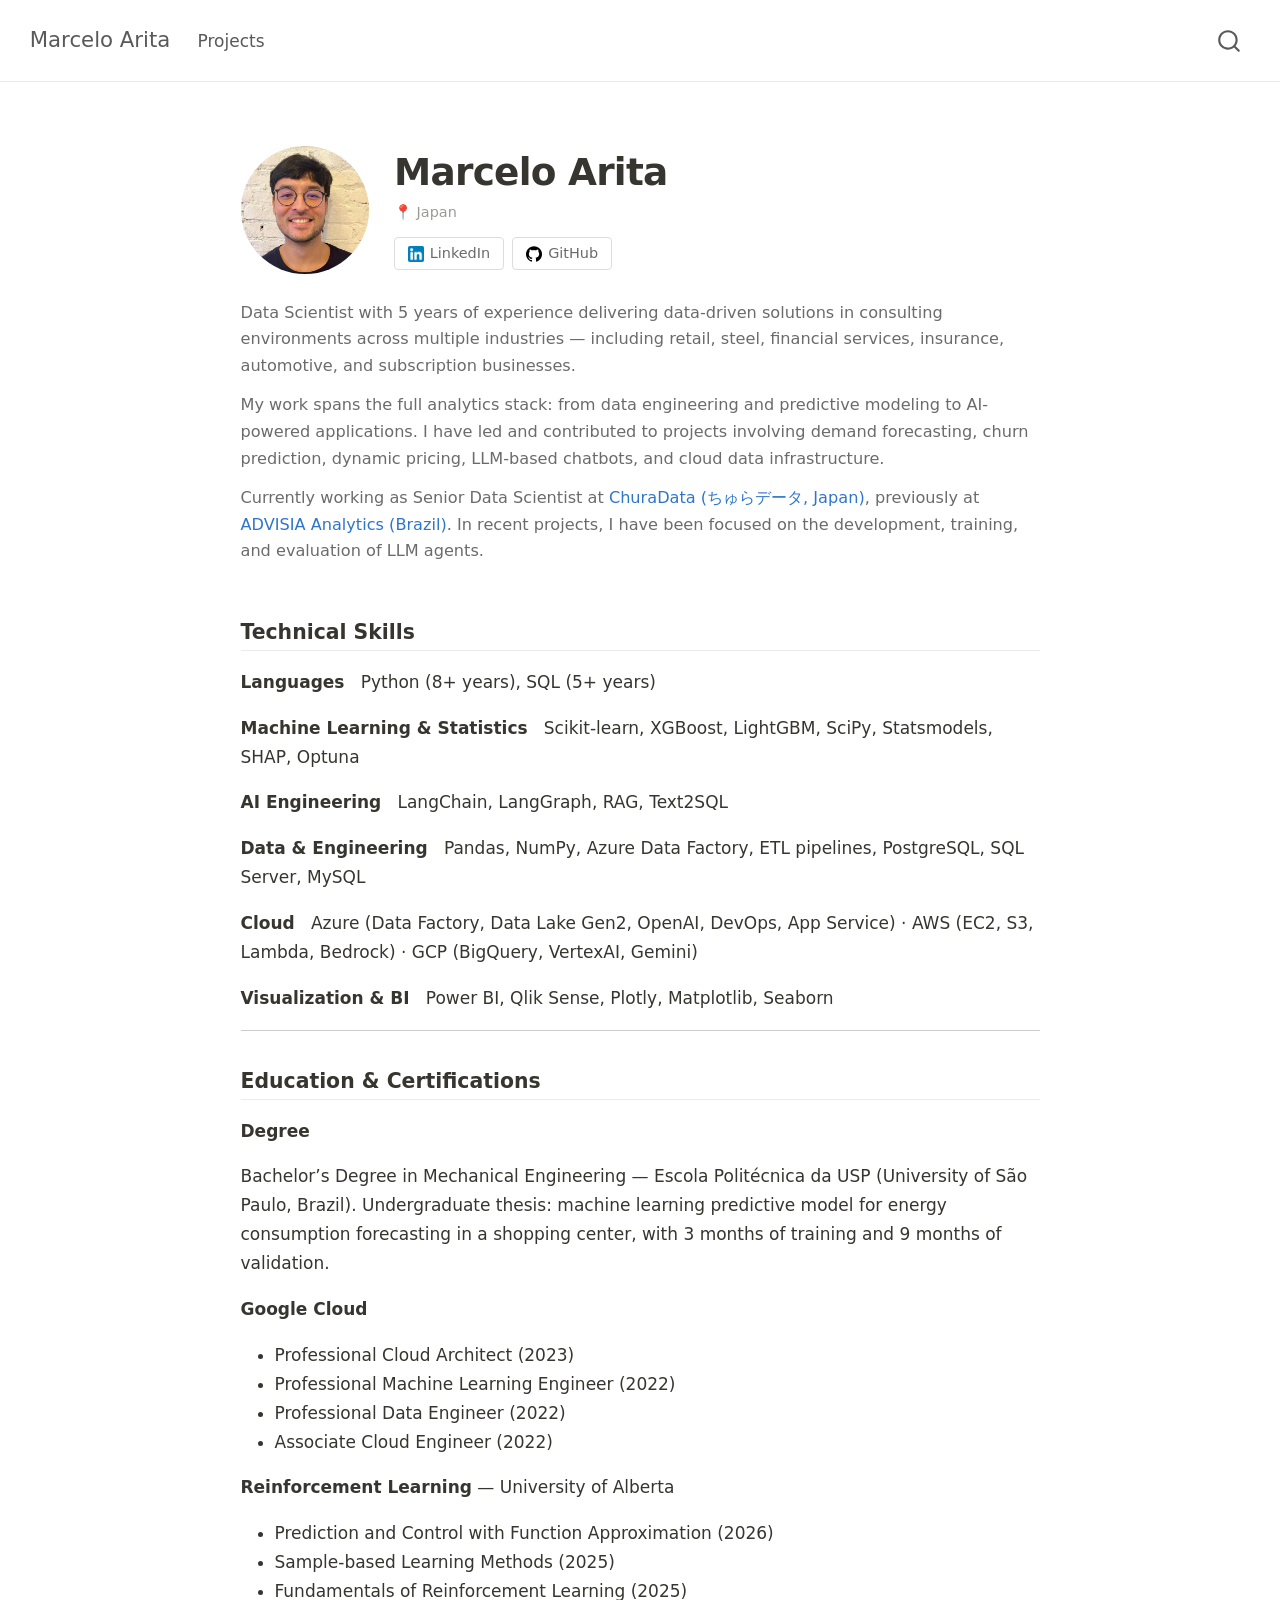
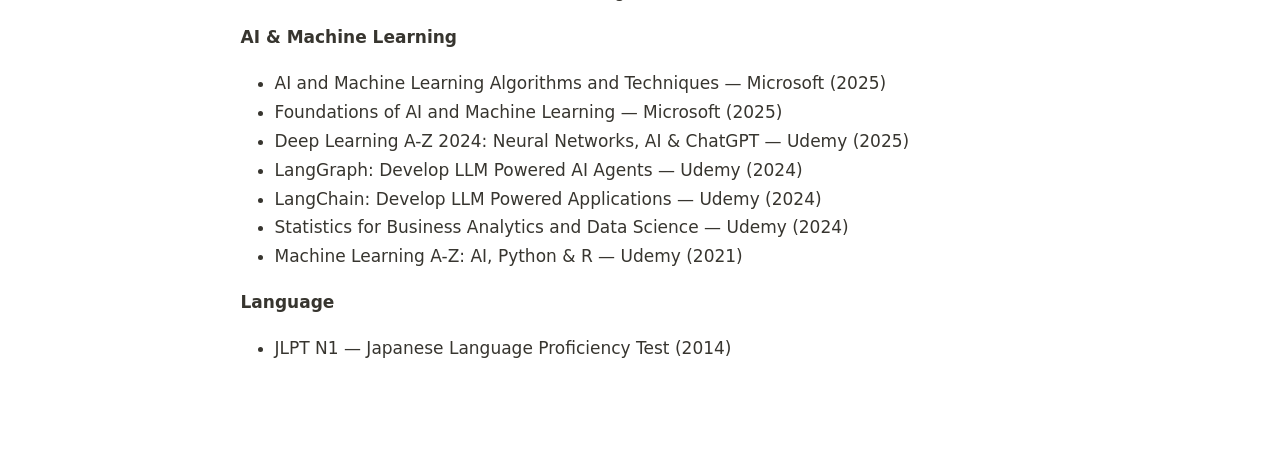
<file: docs/index.html>
<!DOCTYPE html>
<html xmlns="http://www.w3.org/1999/xhtml" lang="en" xml:lang="en"><head>

<meta charset="utf-8">
<meta name="generator" content="quarto-1.9.38">

<meta name="viewport" content="width=device-width, initial-scale=1.0, user-scalable=yes">


<title>Marcelo Arita</title>
<style>
/* Default styles provided by pandoc.
** See https://pandoc.org/MANUAL.html#variables-for-html for config info.
*/
code{white-space: pre-wrap;}
span.smallcaps{font-variant: small-caps;}
div.columns{display: flex; gap: min(4vw, 1.5em);}
div.column{flex: auto; overflow-x: auto;}
div.hanging-indent{margin-left: 1.5em; text-indent: -1.5em;}
ul.task-list{list-style: none;}
ul.task-list li input[type="checkbox"] {
  width: 0.8em;
  margin: 0 0.8em 0.2em -1em; /* quarto-specific, see https://github.com/quarto-dev/quarto-cli/issues/4556 */ 
  vertical-align: middle;
}
</style>


<script src="site_libs/quarto-nav/quarto-nav.js"></script>
<script src="site_libs/quarto-nav/headroom.min.js"></script>
<script src="site_libs/clipboard/clipboard.min.js"></script>
<script src="site_libs/quarto-search/autocomplete.umd.js"></script>
<script src="site_libs/quarto-search/fuse.min.js"></script>
<script src="site_libs/quarto-search/quarto-search.js"></script>
<meta name="quarto:offset" content="./">
<link href="./profile.png" rel="icon" type="image/png">
<script src="site_libs/quarto-html/quarto.js" type="module"></script>
<script src="site_libs/quarto-html/tabsets/tabsets.js" type="module"></script>
<script src="site_libs/quarto-html/popper.min.js"></script>
<script src="site_libs/quarto-html/tippy.umd.min.js"></script>
<script src="site_libs/quarto-html/anchor.min.js"></script>
<link href="site_libs/quarto-html/tippy.css" rel="stylesheet">
<link href="site_libs/quarto-html/quarto-syntax-highlighting-15634bcf2e68342d4ad2dfa704d543f6.css" rel="stylesheet" id="quarto-text-highlighting-styles">
<script src="site_libs/bootstrap/bootstrap.min.js"></script>
<link href="site_libs/bootstrap/bootstrap-icons.css" rel="stylesheet">
<link href="site_libs/bootstrap/bootstrap-63098deb4f8353bac9e8f8b1ef08aac8.min.css" rel="stylesheet" append-hash="true" id="quarto-bootstrap" data-mode="light">
<script id="quarto-search-options" type="application/json">{
  "location": "navbar",
  "copy-button": false,
  "collapse-after": 3,
  "panel-placement": "end",
  "type": "overlay",
  "limit": 50,
  "keyboard-shortcut": [
    "f",
    "/",
    "s"
  ],
  "show-item-context": false,
  "language": {
    "search-no-results-text": "No results",
    "search-matching-documents-text": "matching documents",
    "search-copy-link-title": "Copy link to search",
    "search-hide-matches-text": "Hide additional matches",
    "search-more-match-text": "more match in this document",
    "search-more-matches-text": "more matches in this document",
    "search-clear-button-title": "Clear",
    "search-text-placeholder": "",
    "search-detached-cancel-button-title": "Cancel",
    "search-submit-button-title": "Submit",
    "search-label": "Search"
  }
}</script>


<meta property="og:title" content="Marcelo Arita">
<meta property="og:description" content="Senior Data Scientist — time series, LLM agents, and machine learning applied to real-world data.">
<meta property="og:image" content="profile.png">
<meta property="og:site_name" content="Marcelo Arita">
</head>

<body class="nav-fixed fullcontent quarto-light">

<div id="quarto-search-results"></div>
  <header id="quarto-header" class="headroom fixed-top">
    <nav class="navbar navbar-expand-lg " data-bs-theme="dark">
      <div class="navbar-container container-fluid">
      <div class="navbar-brand-container mx-auto">
    <a class="navbar-brand" href="./index.html">
    <span class="navbar-title">Marcelo Arita</span>
    </a>
  </div>
            <div id="quarto-search" class="" title="Search"></div>
          <button class="navbar-toggler" type="button" data-bs-toggle="collapse" data-bs-target="#navbarCollapse" aria-controls="navbarCollapse" role="menu" aria-expanded="false" aria-label="Toggle navigation" onclick="if (window.quartoToggleHeadroom) { window.quartoToggleHeadroom(); }">
  <span class="navbar-toggler-icon"></span>
</button>
          <div class="collapse navbar-collapse" id="navbarCollapse">
            <ul class="navbar-nav navbar-nav-scroll me-auto">
  <li class="nav-item">
    <a class="nav-link" href="./projects/index.html"> 
<span class="menu-text">Projects</span></a>
  </li>  
</ul>
          </div> <!-- /navcollapse -->
            <div class="quarto-navbar-tools">
</div>
      </div> <!-- /container-fluid -->
    </nav>
</header>
<!-- content -->
<div id="quarto-content" class="quarto-container page-columns page-rows-contents page-layout-article page-navbar">
<!-- sidebar -->
<!-- margin-sidebar -->
    
<!-- main -->
<main class="content" id="quarto-document-content"><header id="title-block-header" class="quarto-title-block"></header>




<div class="profile-section">
  <div class="profile-top">
    <div class="profile-photo">
      <img src="profile.png" alt="Marcelo Arita">
    </div>
    <div class="profile-header-text">
      <p class="profile-name">Marcelo Arita</p>
      <p class="profile-location">📍 Japan</p>
      <div class="social-links">
        <a href="https://br.linkedin.com/in/marcelo-arita" target="_blank">
          <img src="assets/linkedin.png" class="social-icon" alt="LinkedIn"> LinkedIn
        </a>
        <a href="https://github.com/marceloarita" target="_blank">
          <img src="assets/github.png" class="social-icon" alt="GitHub"> GitHub
        </a>
      </div>
    </div>
  </div>
  <div class="profile-body">
    <p class="profile-bio">
      Data Scientist with 5 years of experience delivering data-driven solutions
      in consulting environments across multiple industries — including retail, steel,
      financial services, insurance, automotive, and subscription businesses.
    </p>
    <p class="profile-bio">
      My work spans the full analytics stack: from data engineering and predictive
      modeling to AI-powered applications. I have led and contributed to projects
      involving demand forecasting, churn prediction, dynamic pricing, LLM-based
      chatbots, and cloud data infrastructure.
    </p>
    <p class="profile-bio">
      Currently working as Senior Data Scientist at
      <a href="https://churadata.okinawa/" target="_blank">ChuraData (ちゅらデータ, Japan)</a>,
      previously at
      <a href="https://advisiaanalytics.com.br/home/" target="_blank">ADVISIA Analytics (Brazil)</a>.
      In recent projects, I have been focused on the development, training, and evaluation
      of LLM agents.
    </p>
  </div>
</div>
<section id="technical-skills" class="level2">
<h2 class="anchored" data-anchor-id="technical-skills">Technical Skills</h2>
<p><strong>Languages</strong> &nbsp; Python (8+ years), SQL (5+ years)</p>
<p><strong>Machine Learning &amp; Statistics</strong> &nbsp; Scikit-learn, XGBoost, LightGBM, SciPy, Statsmodels, SHAP, Optuna</p>
<p><strong>AI Engineering</strong> &nbsp; LangChain, LangGraph, RAG, Text2SQL</p>
<p><strong>Data &amp; Engineering</strong> &nbsp; Pandas, NumPy, Azure Data Factory, ETL pipelines, PostgreSQL, SQL Server, MySQL</p>
<p><strong>Cloud</strong> &nbsp; Azure (Data Factory, Data Lake Gen2, OpenAI, DevOps, App Service) · AWS (EC2, S3, Lambda, Bedrock) · GCP (BigQuery, VertexAI, Gemini)</p>
<p><strong>Visualization &amp; BI</strong> &nbsp; Power BI, Qlik Sense, Plotly, Matplotlib, Seaborn</p>
<hr>
</section>
<section id="education-certifications" class="level2">
<h2 class="anchored" data-anchor-id="education-certifications">Education &amp; Certifications</h2>
<p><strong>Degree</strong></p>
<p>Bachelor’s Degree in Mechanical Engineering — Escola Politécnica da USP (University of São Paulo, Brazil). Undergraduate thesis: machine learning predictive model for energy consumption forecasting in a shopping center, with 3 months of training and 9 months of validation.</p>
<p><strong>Google Cloud</strong></p>
<ul>
<li>Professional Cloud Architect (2023)</li>
<li>Professional Machine Learning Engineer (2022)</li>
<li>Professional Data Engineer (2022)</li>
<li>Associate Cloud Engineer (2022)</li>
</ul>
<p><strong>Reinforcement Learning</strong> — University of Alberta</p>
<ul>
<li>Prediction and Control with Function Approximation (2026)</li>
<li>Sample-based Learning Methods (2025)</li>
<li>Fundamentals of Reinforcement Learning (2025)</li>
</ul>
<p><strong>AI &amp; Machine Learning</strong></p>
<ul>
<li>AI and Machine Learning Algorithms and Techniques — Microsoft (2025)</li>
<li>Foundations of AI and Machine Learning — Microsoft (2025)</li>
<li>Deep Learning A-Z 2024: Neural Networks, AI &amp; ChatGPT — Udemy (2025)</li>
<li>LangGraph: Develop LLM Powered AI Agents — Udemy (2024)</li>
<li>LangChain: Develop LLM Powered Applications — Udemy (2024)</li>
<li>Statistics for Business Analytics and Data Science — Udemy (2024)</li>
<li>Machine Learning A-Z: AI, Python &amp; R — Udemy (2021)</li>
</ul>
<p><strong>Language</strong></p>
<ul>
<li>JLPT N1 — Japanese Language Proficiency Test (2014)</li>
</ul>


</section>

</main> <!-- /main -->
<script id="quarto-html-after-body" type="application/javascript">
  window.document.addEventListener("DOMContentLoaded", function (event) {
    const icon = "";
    const anchorJS = new window.AnchorJS();
    anchorJS.options = {
      placement: 'right',
      icon: icon
    };
    anchorJS.add('.anchored');
    const isCodeAnnotation = (el) => {
      for (const clz of el.classList) {
        if (clz.startsWith('code-annotation-')) {                     
          return true;
        }
      }
      return false;
    }
    const onCopySuccess = function(e) {
      // button target
      const button = e.trigger;
      // don't keep focus
      button.blur();
      // flash "checked"
      button.classList.add('code-copy-button-checked');
      var currentTitle = button.getAttribute("title");
      button.setAttribute("title", "Copied!");
      let tooltip;
      if (window.bootstrap) {
        button.setAttribute("data-bs-toggle", "tooltip");
        button.setAttribute("data-bs-placement", "left");
        button.setAttribute("data-bs-title", "Copied!");
        tooltip = new bootstrap.Tooltip(button, 
          { trigger: "manual", 
            customClass: "code-copy-button-tooltip",
            offset: [0, -8]});
        tooltip.show();    
      }
      setTimeout(function() {
        if (tooltip) {
          tooltip.hide();
          button.removeAttribute("data-bs-title");
          button.removeAttribute("data-bs-toggle");
          button.removeAttribute("data-bs-placement");
        }
        button.setAttribute("title", currentTitle);
        button.classList.remove('code-copy-button-checked');
      }, 1000);
      // clear code selection
      e.clearSelection();
    }
    const getTextToCopy = function(trigger) {
      const outerScaffold = trigger.parentElement.cloneNode(true);
      const codeEl = outerScaffold.querySelector('code');
      for (const childEl of codeEl.children) {
        if (isCodeAnnotation(childEl)) {
          childEl.remove();
        }
      }
      return codeEl.innerText;
    }
    const clipboard = new window.ClipboardJS('.code-copy-button:not([data-in-quarto-modal])', {
      text: getTextToCopy
    });
    clipboard.on('success', onCopySuccess);
    if (window.document.getElementById('quarto-embedded-source-code-modal')) {
      const clipboardModal = new window.ClipboardJS('.code-copy-button[data-in-quarto-modal]', {
        text: getTextToCopy,
        container: window.document.getElementById('quarto-embedded-source-code-modal')
      });
      clipboardModal.on('success', onCopySuccess);
    }
      var localhostRegex = new RegExp(/^(?:http|https):\/\/localhost\:?[0-9]*\//);
      var mailtoRegex = new RegExp(/^mailto:/);
        var filterRegex = new RegExp('/' + window.location.host + '/');
      var isInternal = (href) => {
          return filterRegex.test(href) || localhostRegex.test(href) || mailtoRegex.test(href);
      }
      // Inspect non-navigation links and adorn them if external
     var links = window.document.querySelectorAll('a[href]:not(.nav-link):not(.navbar-brand):not(.toc-action):not(.sidebar-link):not(.sidebar-item-toggle):not(.pagination-link):not(.no-external):not([aria-hidden]):not(.dropdown-item):not(.quarto-navigation-tool):not(.about-link)');
      for (var i=0; i<links.length; i++) {
        const link = links[i];
        if (!isInternal(link.href)) {
          // undo the damage that might have been done by quarto-nav.js in the case of
          // links that we want to consider external
          if (link.dataset.originalHref !== undefined) {
            link.href = link.dataset.originalHref;
          }
        }
      }
    function tippyHover(el, contentFn, onTriggerFn, onUntriggerFn) {
      const config = {
        allowHTML: true,
        maxWidth: 500,
        delay: 100,
        arrow: false,
        appendTo: function(el) {
            return el.parentElement;
        },
        interactive: true,
        interactiveBorder: 10,
        theme: 'quarto',
        placement: 'bottom-start',
      };
      if (contentFn) {
        config.content = contentFn;
      }
      if (onTriggerFn) {
        config.onTrigger = onTriggerFn;
      }
      if (onUntriggerFn) {
        config.onUntrigger = onUntriggerFn;
      }
      window.tippy(el, config); 
    }
    const noterefs = window.document.querySelectorAll('a[role="doc-noteref"]');
    for (var i=0; i<noterefs.length; i++) {
      const ref = noterefs[i];
      tippyHover(ref, function() {
        // use id or data attribute instead here
        let href = ref.getAttribute('data-footnote-href') || ref.getAttribute('href');
        try { href = new URL(href).hash; } catch {}
        const id = href.replace(/^#\/?/, "");
        const note = window.document.getElementById(id);
        if (note) {
          return note.innerHTML;
        } else {
          return "";
        }
      });
    }
    const xrefs = window.document.querySelectorAll('a.quarto-xref');
    const processXRef = (id, note) => {
      // Strip column container classes
      const stripColumnClz = (el) => {
        el.classList.remove("page-full", "page-columns");
        if (el.children) {
          for (const child of el.children) {
            stripColumnClz(child);
          }
        }
      }
      stripColumnClz(note)
      if (id === null || id.startsWith('sec-')) {
        // Special case sections, only their first couple elements
        const container = document.createElement("div");
        if (note.children && note.children.length > 2) {
          container.appendChild(note.children[0].cloneNode(true));
          for (let i = 1; i < note.children.length; i++) {
            const child = note.children[i];
            if (child.tagName === "P" && child.innerText === "") {
              continue;
            } else {
              container.appendChild(child.cloneNode(true));
              break;
            }
          }
          if (window.Quarto?.typesetMath) {
            window.Quarto.typesetMath(container);
          }
          return container.innerHTML
        } else {
          if (window.Quarto?.typesetMath) {
            window.Quarto.typesetMath(note);
          }
          return note.innerHTML;
        }
      } else {
        // Remove any anchor links if they are present
        const anchorLink = note.querySelector('a.anchorjs-link');
        if (anchorLink) {
          anchorLink.remove();
        }
        if (window.Quarto?.typesetMath) {
          window.Quarto.typesetMath(note);
        }
        if (note.classList.contains("callout")) {
          return note.outerHTML;
        } else {
          return note.innerHTML;
        }
      }
    }
    for (var i=0; i<xrefs.length; i++) {
      const xref = xrefs[i];
      tippyHover(xref, undefined, function(instance) {
        instance.disable();
        let url = xref.getAttribute('href');
        let hash = undefined; 
        if (url.startsWith('#')) {
          hash = url;
        } else {
          try { hash = new URL(url).hash; } catch {}
        }
        if (hash) {
          const id = hash.replace(/^#\/?/, "");
          const note = window.document.getElementById(id);
          if (note !== null) {
            try {
              const html = processXRef(id, note.cloneNode(true));
              instance.setContent(html);
            } finally {
              instance.enable();
              instance.show();
            }
          } else {
            // See if we can fetch this
            fetch(url.split('#')[0])
            .then(res => res.text())
            .then(html => {
              const parser = new DOMParser();
              const htmlDoc = parser.parseFromString(html, "text/html");
              const note = htmlDoc.getElementById(id);
              if (note !== null) {
                const html = processXRef(id, note);
                instance.setContent(html);
              } 
            }).finally(() => {
              instance.enable();
              instance.show();
            });
          }
        } else {
          // See if we can fetch a full url (with no hash to target)
          // This is a special case and we should probably do some content thinning / targeting
          fetch(url)
          .then(res => res.text())
          .then(html => {
            const parser = new DOMParser();
            const htmlDoc = parser.parseFromString(html, "text/html");
            const note = htmlDoc.querySelector('main.content');
            if (note !== null) {
              // This should only happen for chapter cross references
              // (since there is no id in the URL)
              // remove the first header
              if (note.children.length > 0 && note.children[0].tagName === "HEADER") {
                note.children[0].remove();
              }
              const html = processXRef(null, note);
              instance.setContent(html);
            } 
          }).finally(() => {
            instance.enable();
            instance.show();
          });
        }
      }, function(instance) {
      });
    }
        let selectedAnnoteEl;
        const selectorForAnnotation = ( cell, annotation) => {
          let cellAttr = 'data-code-cell="' + cell + '"';
          let lineAttr = 'data-code-annotation="' +  annotation + '"';
          const selector = 'span[' + cellAttr + '][' + lineAttr + ']';
          return selector;
        }
        const selectCodeLines = (annoteEl) => {
          const doc = window.document;
          const targetCell = annoteEl.getAttribute("data-target-cell");
          const targetAnnotation = annoteEl.getAttribute("data-target-annotation");
          const annoteSpan = window.document.querySelector(selectorForAnnotation(targetCell, targetAnnotation));
          const lines = annoteSpan.getAttribute("data-code-lines").split(",");
          const lineIds = lines.map((line) => {
            return targetCell + "-" + line;
          })
          let top = null;
          let height = null;
          let parent = null;
          if (lineIds.length > 0) {
              //compute the position of the single el (top and bottom and make a div)
              const el = window.document.getElementById(lineIds[0]);
              top = el.offsetTop;
              height = el.offsetHeight;
              parent = el.parentElement.parentElement;
            if (lineIds.length > 1) {
              const lastEl = window.document.getElementById(lineIds[lineIds.length - 1]);
              const bottom = lastEl.offsetTop + lastEl.offsetHeight;
              height = bottom - top;
            }
            if (top !== null && height !== null && parent !== null) {
              // cook up a div (if necessary) and position it 
              let div = window.document.getElementById("code-annotation-line-highlight");
              if (div === null) {
                div = window.document.createElement("div");
                div.setAttribute("id", "code-annotation-line-highlight");
                div.style.position = 'absolute';
                parent.appendChild(div);
              }
              div.style.top = top - 2 + "px";
              div.style.height = height + 4 + "px";
              div.style.left = 0;
              let gutterDiv = window.document.getElementById("code-annotation-line-highlight-gutter");
              if (gutterDiv === null) {
                gutterDiv = window.document.createElement("div");
                gutterDiv.setAttribute("id", "code-annotation-line-highlight-gutter");
                gutterDiv.style.position = 'absolute';
                const codeCell = window.document.getElementById(targetCell);
                const gutter = codeCell.querySelector('.code-annotation-gutter');
                gutter.appendChild(gutterDiv);
              }
              gutterDiv.style.top = top - 2 + "px";
              gutterDiv.style.height = height + 4 + "px";
            }
            selectedAnnoteEl = annoteEl;
          }
        };
        const unselectCodeLines = () => {
          const elementsIds = ["code-annotation-line-highlight", "code-annotation-line-highlight-gutter"];
          elementsIds.forEach((elId) => {
            const div = window.document.getElementById(elId);
            if (div) {
              div.remove();
            }
          });
          selectedAnnoteEl = undefined;
        };
          // Handle positioning of the toggle
      window.addEventListener(
        "resize",
        throttle(() => {
          elRect = undefined;
          if (selectedAnnoteEl) {
            selectCodeLines(selectedAnnoteEl);
          }
        }, 10)
      );
      function throttle(fn, ms) {
      let throttle = false;
      let timer;
        return (...args) => {
          if(!throttle) { // first call gets through
              fn.apply(this, args);
              throttle = true;
          } else { // all the others get throttled
              if(timer) clearTimeout(timer); // cancel #2
              timer = setTimeout(() => {
                fn.apply(this, args);
                timer = throttle = false;
              }, ms);
          }
        };
      }
        // Attach click handler to the DT
        const annoteDls = window.document.querySelectorAll('dt[data-target-cell]');
        for (const annoteDlNode of annoteDls) {
          annoteDlNode.addEventListener('click', (event) => {
            const clickedEl = event.target;
            if (clickedEl !== selectedAnnoteEl) {
              unselectCodeLines();
              const activeEl = window.document.querySelector('dt[data-target-cell].code-annotation-active');
              if (activeEl) {
                activeEl.classList.remove('code-annotation-active');
              }
              selectCodeLines(clickedEl);
              clickedEl.classList.add('code-annotation-active');
            } else {
              // Unselect the line
              unselectCodeLines();
              clickedEl.classList.remove('code-annotation-active');
            }
          });
        }
    const findCites = (el) => {
      const parentEl = el.parentElement;
      if (parentEl) {
        const cites = parentEl.dataset.cites;
        if (cites) {
          return {
            el,
            cites: cites.split(' ')
          };
        } else {
          return findCites(el.parentElement)
        }
      } else {
        return undefined;
      }
    };
    var bibliorefs = window.document.querySelectorAll('a[role="doc-biblioref"]');
    for (var i=0; i<bibliorefs.length; i++) {
      const ref = bibliorefs[i];
      const citeInfo = findCites(ref);
      if (citeInfo) {
        tippyHover(citeInfo.el, function() {
          var popup = window.document.createElement('div');
          citeInfo.cites.forEach(function(cite) {
            var citeDiv = window.document.createElement('div');
            citeDiv.classList.add('hanging-indent');
            citeDiv.classList.add('csl-entry');
            var biblioDiv = window.document.getElementById('ref-' + cite);
            if (biblioDiv) {
              citeDiv.innerHTML = biblioDiv.innerHTML;
            }
            popup.appendChild(citeDiv);
          });
          return popup.innerHTML;
        });
      }
    }
  });
  </script>
</div> <!-- /content -->




</body></html>
</file>
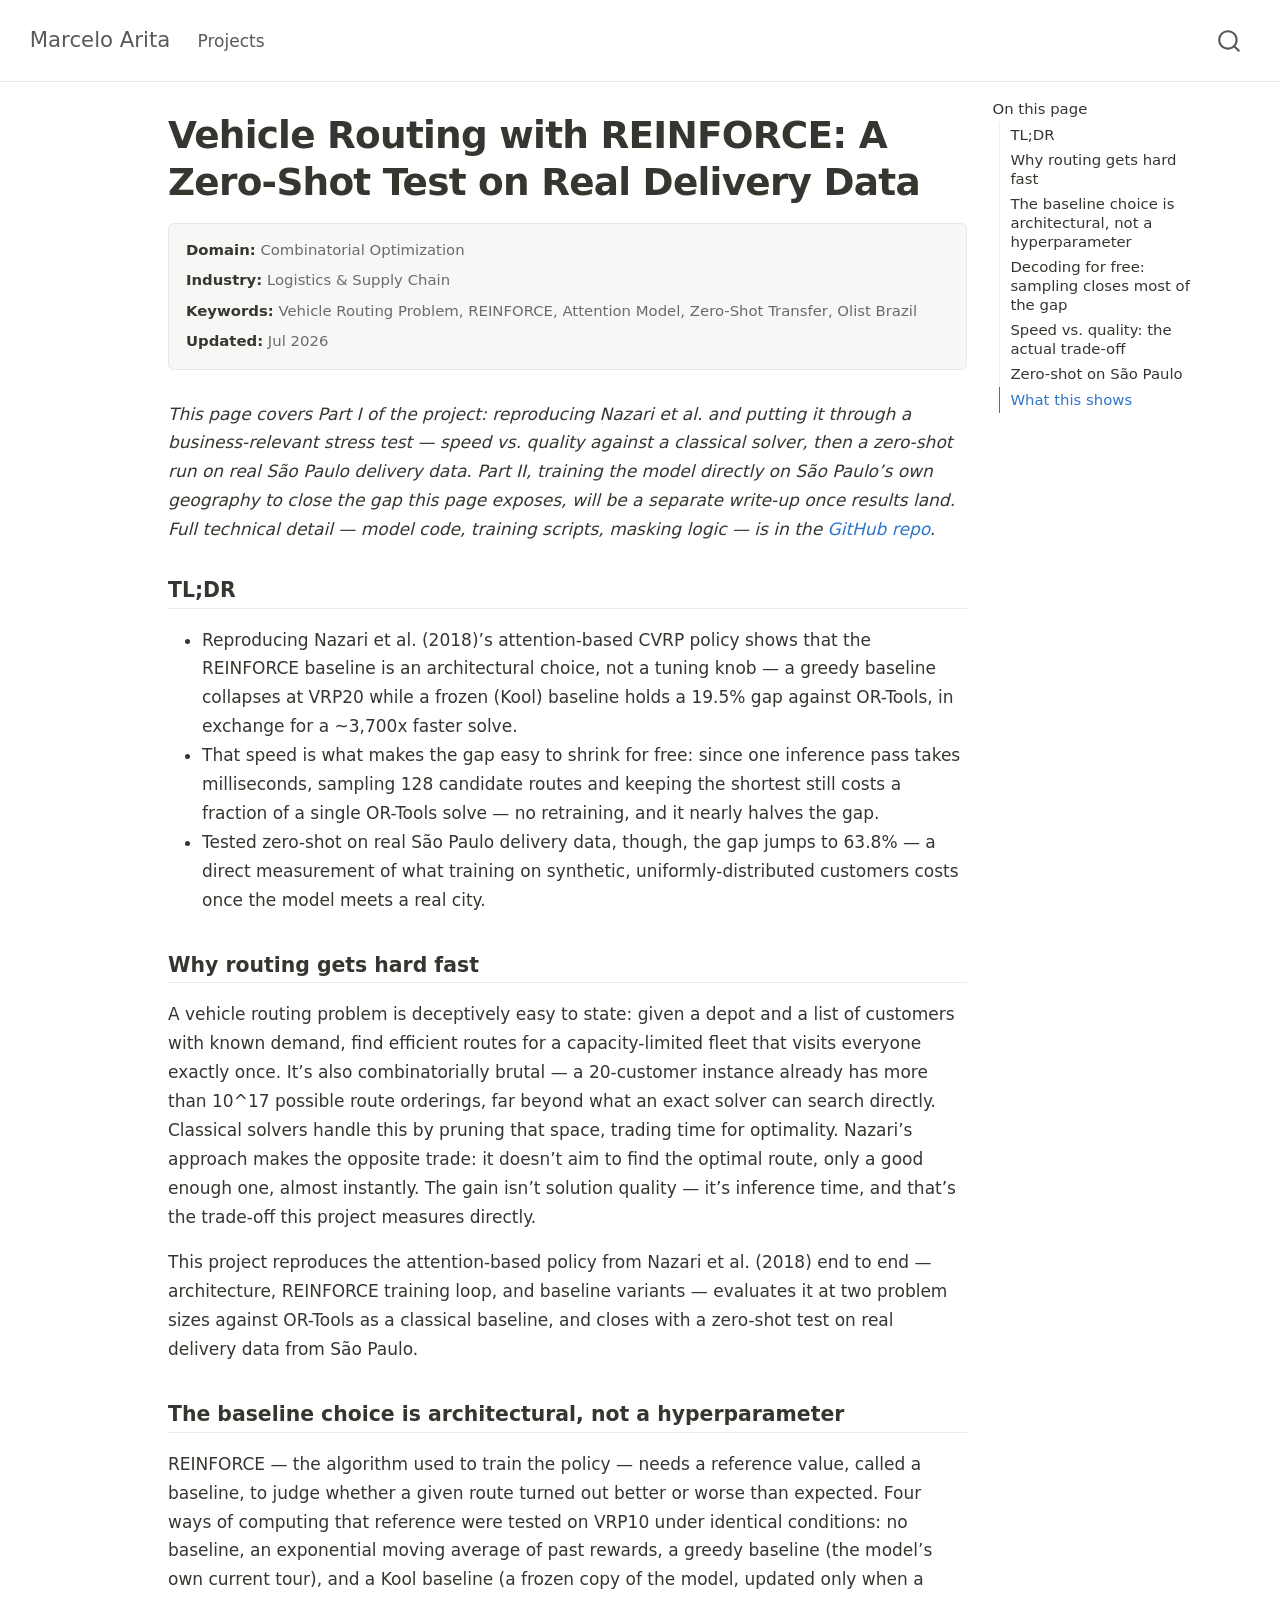
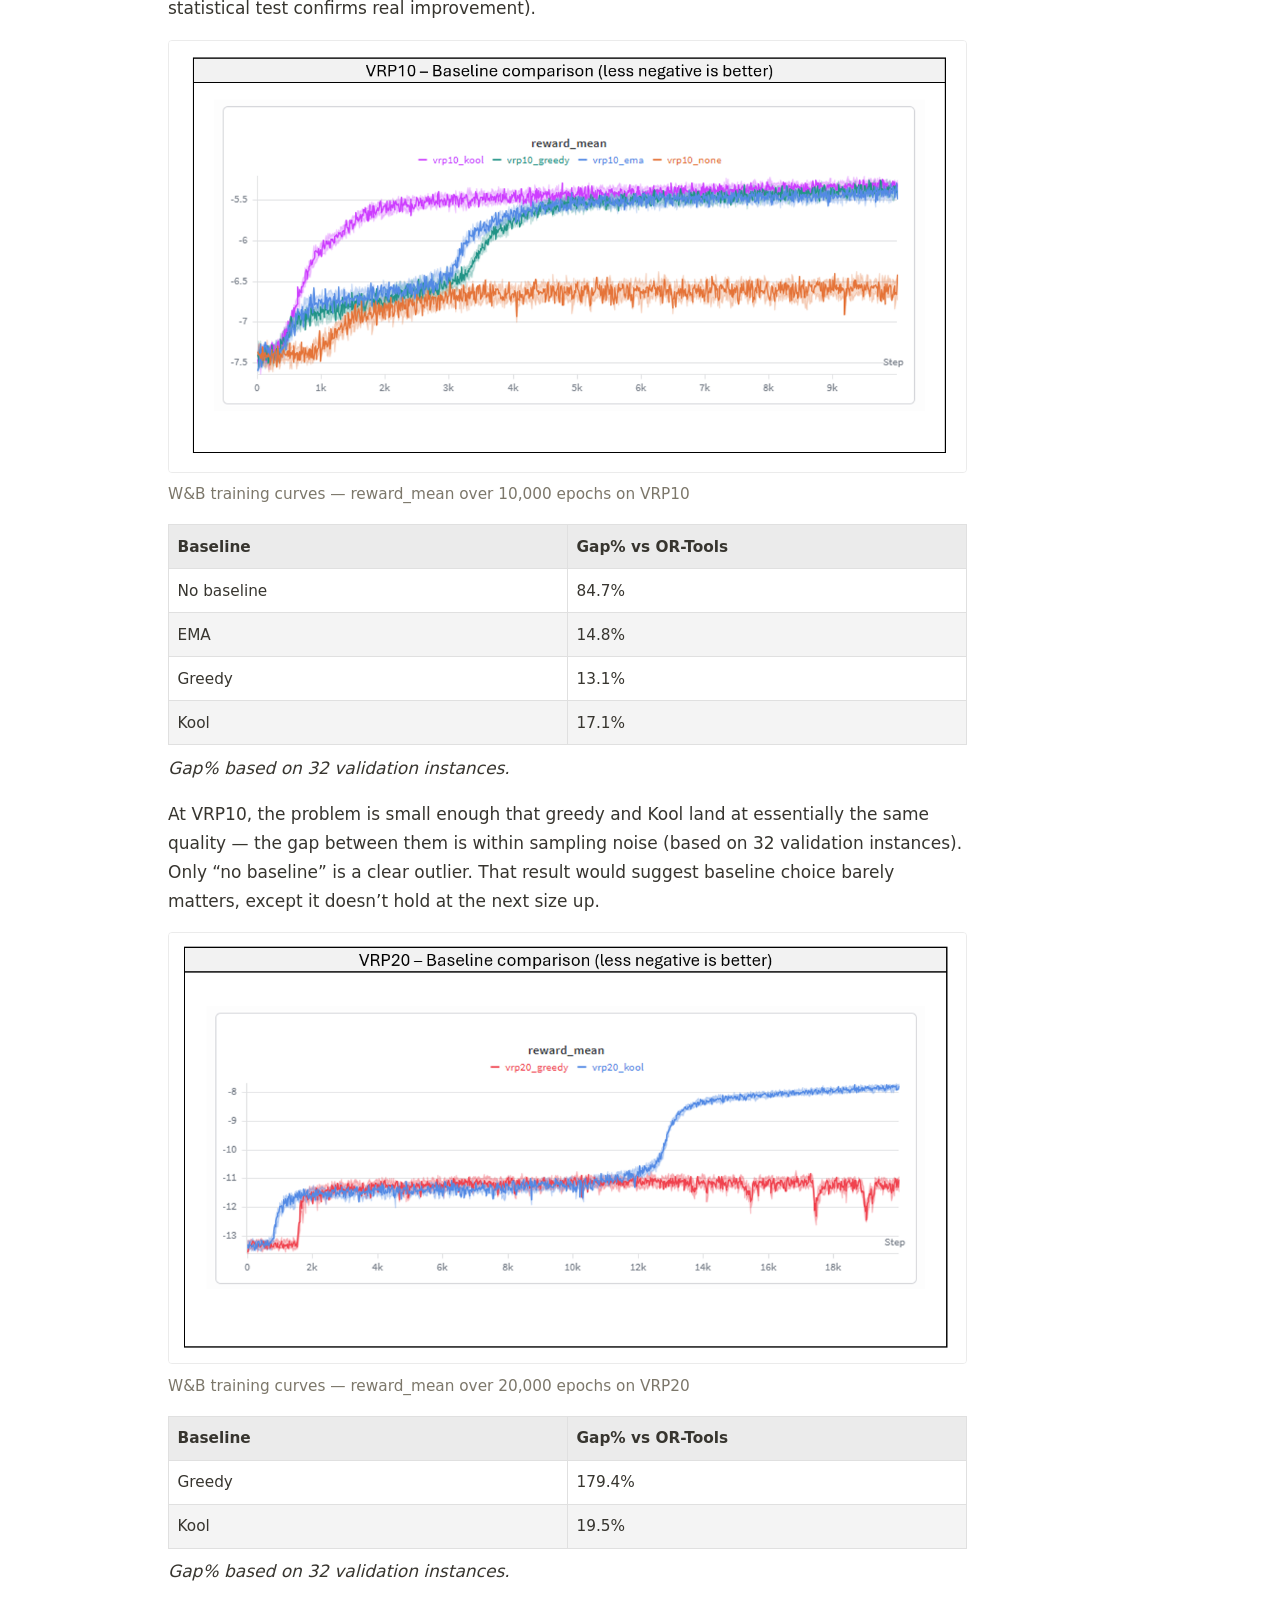
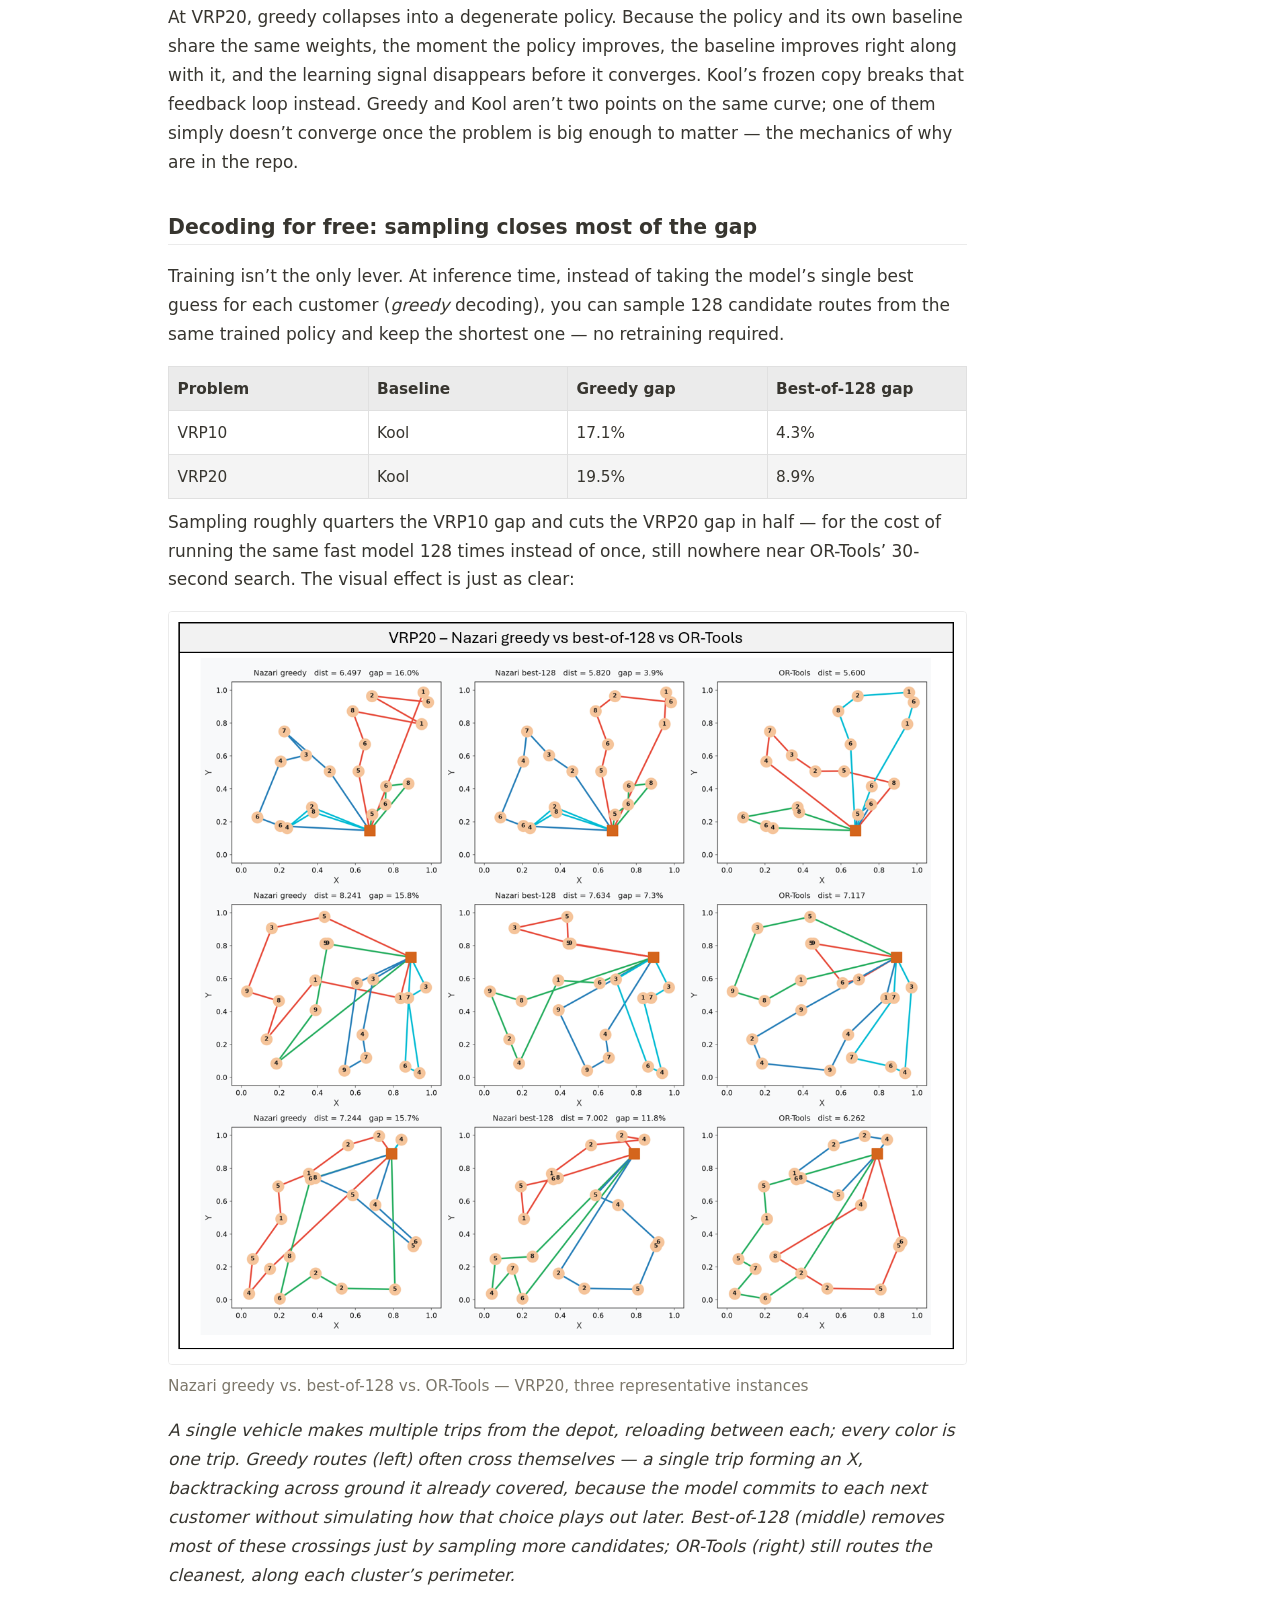
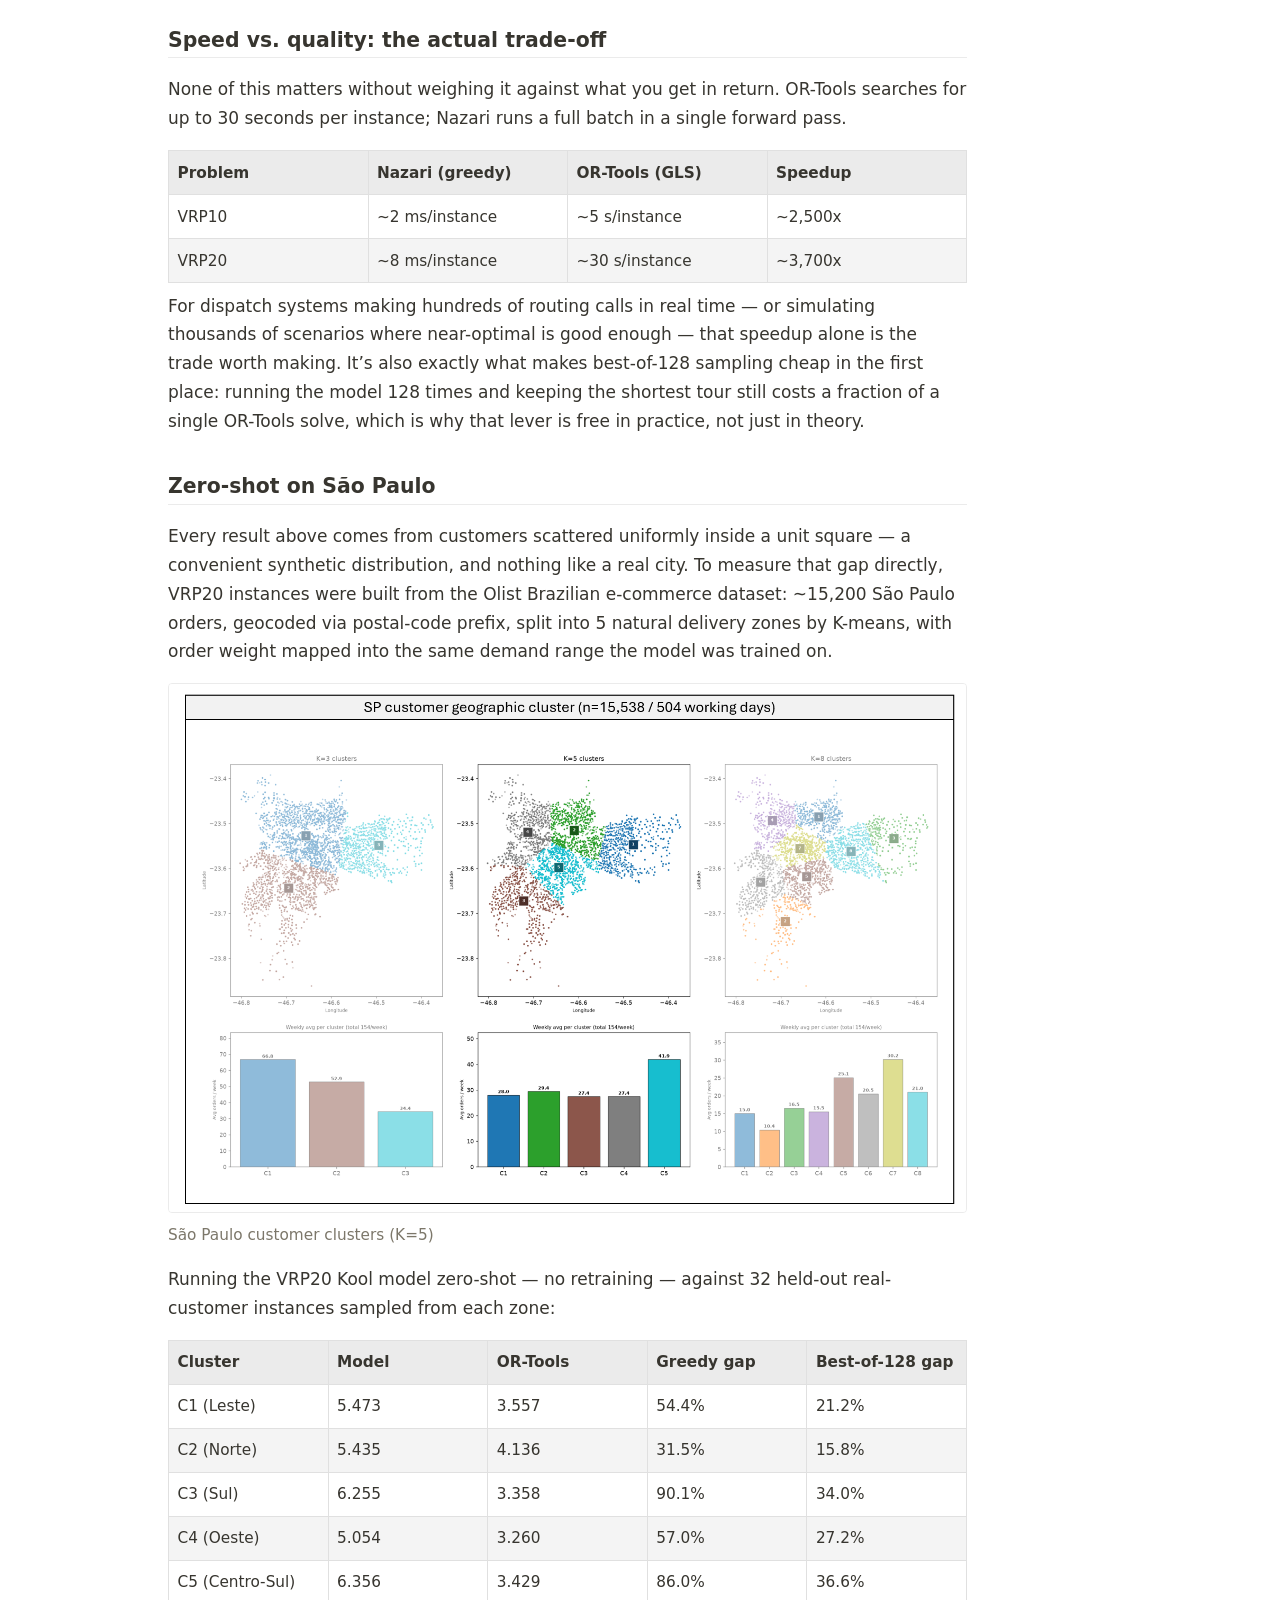
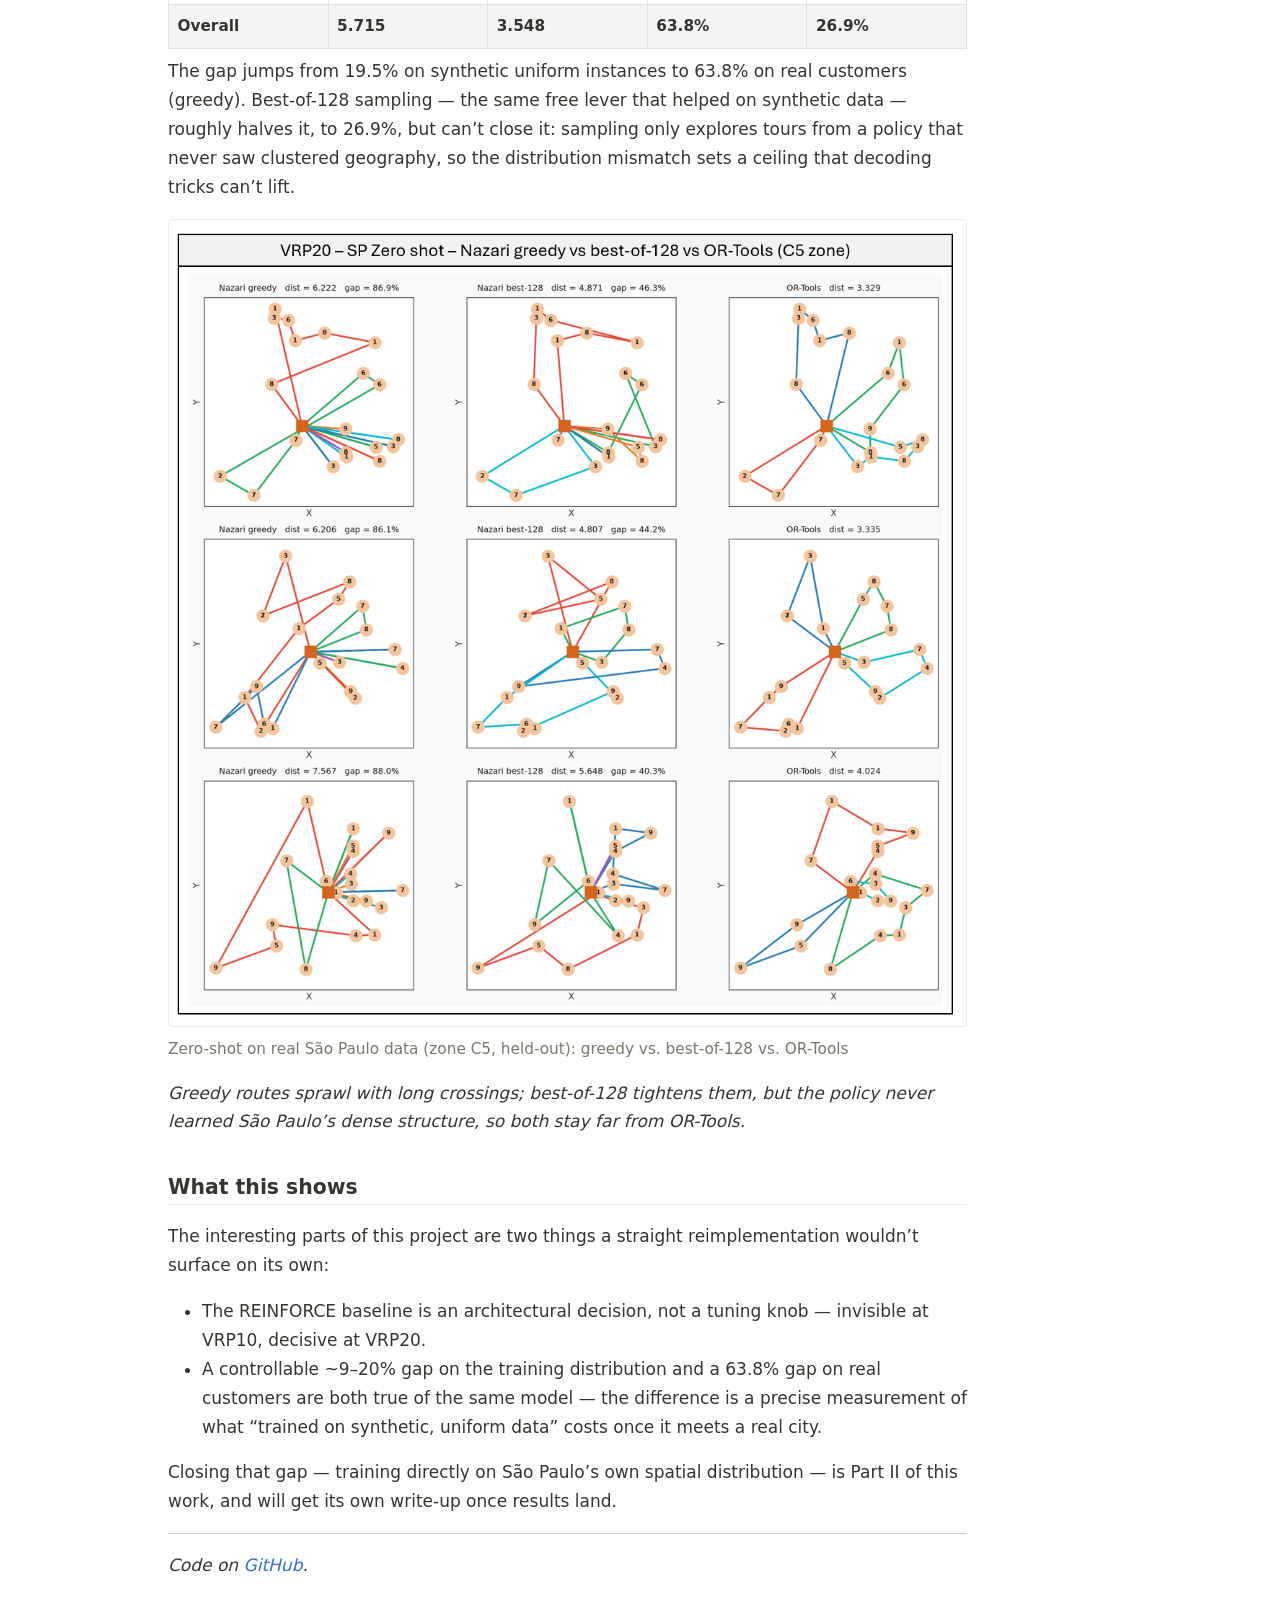
<file: docs/projects/nazari-vrp-brazil/index.html>
<!DOCTYPE html>
<html xmlns="http://www.w3.org/1999/xhtml" lang="en" xml:lang="en"><head>

<meta charset="utf-8">
<meta name="generator" content="quarto-1.9.38">

<meta name="viewport" content="width=device-width, initial-scale=1.0, user-scalable=yes">


<title>Vehicle Routing with REINFORCE: A Zero-Shot Test on Real Delivery Data – Marcelo Arita</title>
<style>
/* Default styles provided by pandoc.
** See https://pandoc.org/MANUAL.html#variables-for-html for config info.
*/
code{white-space: pre-wrap;}
span.smallcaps{font-variant: small-caps;}
div.columns{display: flex; gap: min(4vw, 1.5em);}
div.column{flex: auto; overflow-x: auto;}
div.hanging-indent{margin-left: 1.5em; text-indent: -1.5em;}
ul.task-list{list-style: none;}
ul.task-list li input[type="checkbox"] {
  width: 0.8em;
  margin: 0 0.8em 0.2em -1em; /* quarto-specific, see https://github.com/quarto-dev/quarto-cli/issues/4556 */ 
  vertical-align: middle;
}
</style>


<script src="../../site_libs/quarto-nav/quarto-nav.js"></script>
<script src="../../site_libs/quarto-nav/headroom.min.js"></script>
<script src="../../site_libs/clipboard/clipboard.min.js"></script>
<script src="../../site_libs/quarto-search/autocomplete.umd.js"></script>
<script src="../../site_libs/quarto-search/fuse.min.js"></script>
<script src="../../site_libs/quarto-search/quarto-search.js"></script>
<meta name="quarto:offset" content="../../">
<link href="../../profile.png" rel="icon" type="image/png">
<script src="../../site_libs/quarto-html/quarto.js" type="module"></script>
<script src="../../site_libs/quarto-html/tabsets/tabsets.js" type="module"></script>
<script src="../../site_libs/quarto-html/popper.min.js"></script>
<script src="../../site_libs/quarto-html/tippy.umd.min.js"></script>
<script src="../../site_libs/quarto-html/anchor.min.js"></script>
<link href="../../site_libs/quarto-html/tippy.css" rel="stylesheet">
<link href="../../site_libs/quarto-html/quarto-syntax-highlighting-15634bcf2e68342d4ad2dfa704d543f6.css" rel="stylesheet" id="quarto-text-highlighting-styles">
<script src="../../site_libs/bootstrap/bootstrap.min.js"></script>
<link href="../../site_libs/bootstrap/bootstrap-icons.css" rel="stylesheet">
<link href="../../site_libs/bootstrap/bootstrap-035ea5cfb3d65239cb7ef604642f4261.min.css" rel="stylesheet" append-hash="true" id="quarto-bootstrap" data-mode="light">
<script id="quarto-search-options" type="application/json">{
  "location": "navbar",
  "copy-button": false,
  "collapse-after": 3,
  "panel-placement": "end",
  "type": "overlay",
  "limit": 50,
  "keyboard-shortcut": [
    "f",
    "/",
    "s"
  ],
  "show-item-context": false,
  "language": {
    "search-no-results-text": "No results",
    "search-matching-documents-text": "matching documents",
    "search-copy-link-title": "Copy link to search",
    "search-hide-matches-text": "Hide additional matches",
    "search-more-match-text": "more match in this document",
    "search-more-matches-text": "more matches in this document",
    "search-clear-button-title": "Clear",
    "search-text-placeholder": "",
    "search-detached-cancel-button-title": "Cancel",
    "search-submit-button-title": "Submit",
    "search-label": "Search"
  }
}</script>


<meta property="og:title" content="Marcelo Arita">
<meta property="og:description" content="Senior Data Scientist — time series, LLM agents, and machine learning applied to real-world data.">
<meta property="og:image" content="profile.png">
<meta property="og:site_name" content="Marcelo Arita">
</head>

<body class="nav-fixed quarto-light">

<div id="quarto-search-results"></div>
  <header id="quarto-header" class="headroom fixed-top">
    <nav class="navbar navbar-expand-lg " data-bs-theme="dark">
      <div class="navbar-container container-fluid">
      <div class="navbar-brand-container mx-auto">
    <a class="navbar-brand" href="../../index.html">
    <span class="navbar-title">Marcelo Arita</span>
    </a>
  </div>
            <div id="quarto-search" class="" title="Search"></div>
          <button class="navbar-toggler" type="button" data-bs-toggle="collapse" data-bs-target="#navbarCollapse" aria-controls="navbarCollapse" role="menu" aria-expanded="false" aria-label="Toggle navigation" onclick="if (window.quartoToggleHeadroom) { window.quartoToggleHeadroom(); }">
  <span class="navbar-toggler-icon"></span>
</button>
          <div class="collapse navbar-collapse" id="navbarCollapse">
            <ul class="navbar-nav navbar-nav-scroll me-auto">
  <li class="nav-item">
    <a class="nav-link" href="../../projects/index.html"> 
<span class="menu-text">Projects</span></a>
  </li>  
</ul>
          </div> <!-- /navcollapse -->
            <div class="quarto-navbar-tools">
</div>
      </div> <!-- /container-fluid -->
    </nav>
</header>
<!-- content -->
<div id="quarto-content" class="quarto-container page-columns page-rows-contents page-layout-article page-navbar">
<!-- sidebar -->
<!-- margin-sidebar -->
    <div id="quarto-margin-sidebar" class="sidebar margin-sidebar">
        <nav id="TOC" role="doc-toc" class="toc-active">
    <h2 id="toc-title">On this page</h2>
   
  <ul class="collapse">
  <li><a href="#tldr" id="toc-tldr" class="nav-link active" data-scroll-target="#tldr">TL;DR</a></li>
  <li><a href="#why-routing-gets-hard-fast" id="toc-why-routing-gets-hard-fast" class="nav-link" data-scroll-target="#why-routing-gets-hard-fast">Why routing gets hard fast</a></li>
  <li><a href="#the-baseline-choice-is-architectural-not-a-hyperparameter" id="toc-the-baseline-choice-is-architectural-not-a-hyperparameter" class="nav-link" data-scroll-target="#the-baseline-choice-is-architectural-not-a-hyperparameter">The baseline choice is architectural, not a hyperparameter</a></li>
  <li><a href="#decoding-for-free-sampling-closes-most-of-the-gap" id="toc-decoding-for-free-sampling-closes-most-of-the-gap" class="nav-link" data-scroll-target="#decoding-for-free-sampling-closes-most-of-the-gap">Decoding for free: sampling closes most of the gap</a></li>
  <li><a href="#speed-vs.-quality-the-actual-trade-off" id="toc-speed-vs.-quality-the-actual-trade-off" class="nav-link" data-scroll-target="#speed-vs.-quality-the-actual-trade-off">Speed vs.&nbsp;quality: the actual trade-off</a></li>
  <li><a href="#zero-shot-on-são-paulo" id="toc-zero-shot-on-são-paulo" class="nav-link" data-scroll-target="#zero-shot-on-são-paulo">Zero-shot on São Paulo</a></li>
  <li><a href="#what-this-shows" id="toc-what-this-shows" class="nav-link" data-scroll-target="#what-this-shows">What this shows</a></li>
  </ul>
</nav>
    </div>
<!-- main -->
<main class="content" id="quarto-document-content">

<header id="title-block-header" class="quarto-title-block default">
<div class="quarto-title">
<h1 class="title">Vehicle Routing with REINFORCE: A Zero-Shot Test on Real Delivery Data</h1>
</div>



<div class="quarto-title-meta">

    
  
    
  </div>
  


</header>


<div class="project-meta">
  <span><strong>Domain:</strong> Combinatorial Optimization</span>
  <span><strong>Industry:</strong> Logistics &amp; Supply Chain</span>
  <span><strong>Keywords:</strong> Vehicle Routing Problem, REINFORCE, Attention Model, Zero-Shot Transfer, Olist Brazil</span>
  <span><strong>Updated:</strong> Jul 2026</span>
</div>
<p><em>This page covers Part I of the project: reproducing Nazari et al.&nbsp;and putting it through a business-relevant stress test — speed vs.&nbsp;quality against a classical solver, then a zero-shot run on real São Paulo delivery data. Part II, training the model directly on São Paulo’s own geography to close the gap this page exposes, will be a separate write-up once results land. Full technical detail — model code, training scripts, masking logic — is in the <a href="https://github.com/marceloarita/nazari-vrp-brazil">GitHub repo</a>.</em></p>
<section id="tldr" class="level2">
<h2 class="anchored" data-anchor-id="tldr">TL;DR</h2>
<ul>
<li>Reproducing Nazari et al.&nbsp;(2018)’s attention-based CVRP policy shows that the REINFORCE baseline is an architectural choice, not a tuning knob — a greedy baseline collapses at VRP20 while a frozen (Kool) baseline holds a 19.5% gap against OR-Tools, in exchange for a ~3,700x faster solve.</li>
<li>That speed is what makes the gap easy to shrink for free: since one inference pass takes milliseconds, sampling 128 candidate routes and keeping the shortest still costs a fraction of a single OR-Tools solve — no retraining, and it nearly halves the gap.</li>
<li>Tested zero-shot on real São Paulo delivery data, though, the gap jumps to 63.8% — a direct measurement of what training on synthetic, uniformly-distributed customers costs once the model meets a real city.</li>
</ul>
</section>
<section id="why-routing-gets-hard-fast" class="level2">
<h2 class="anchored" data-anchor-id="why-routing-gets-hard-fast">Why routing gets hard fast</h2>
<p>A vehicle routing problem is deceptively easy to state: given a depot and a list of customers with known demand, find efficient routes for a capacity-limited fleet that visits everyone exactly once. It’s also combinatorially brutal — a 20-customer instance already has more than 10^17 possible route orderings, far beyond what an exact solver can search directly. Classical solvers handle this by pruning that space, trading time for optimality. Nazari’s approach makes the opposite trade: it doesn’t aim to find the optimal route, only a good enough one, almost instantly. The gain isn’t solution quality — it’s inference time, and that’s the trade-off this project measures directly.</p>
<p>This project reproduces the attention-based policy from Nazari et al.&nbsp;(2018) end to end — architecture, REINFORCE training loop, and baseline variants — evaluates it at two problem sizes against OR-Tools as a classical baseline, and closes with a zero-shot test on real delivery data from São Paulo.</p>
</section>
<section id="the-baseline-choice-is-architectural-not-a-hyperparameter" class="level2">
<h2 class="anchored" data-anchor-id="the-baseline-choice-is-architectural-not-a-hyperparameter">The baseline choice is architectural, not a hyperparameter</h2>
<p>REINFORCE — the algorithm used to train the policy — needs a reference value, called a baseline, to judge whether a given route turned out better or worse than expected. Four ways of computing that reference were tested on VRP10 under identical conditions: no baseline, an exponential moving average of past rewards, a greedy baseline (the model’s own current tour), and a Kool baseline (a frozen copy of the model, updated only when a statistical test confirms real improvement).</p>
<div class="quarto-figure quarto-figure-center">
<figure class="figure">
<p><img src="images/vrp10_baselines.png" class="img-fluid figure-img"></p>
<figcaption>W&amp;B training curves — reward_mean over 10,000 epochs on VRP10</figcaption>
</figure>
</div>
<table class="caption-top table">
<thead>
<tr class="header">
<th>Baseline</th>
<th>Gap% vs OR-Tools</th>
</tr>
</thead>
<tbody>
<tr class="odd">
<td>No baseline</td>
<td>84.7%</td>
</tr>
<tr class="even">
<td>EMA</td>
<td>14.8%</td>
</tr>
<tr class="odd">
<td>Greedy</td>
<td>13.1%</td>
</tr>
<tr class="even">
<td>Kool</td>
<td>17.1%</td>
</tr>
</tbody>
</table>
<p><em>Gap% based on 32 validation instances.</em></p>
<p>At VRP10, the problem is small enough that greedy and Kool land at essentially the same quality — the gap between them is within sampling noise (based on 32 validation instances). Only “no baseline” is a clear outlier. That result would suggest baseline choice barely matters, except it doesn’t hold at the next size up.</p>
<div class="quarto-figure quarto-figure-center">
<figure class="figure">
<p><img src="images/vrp20_baselines.png" class="img-fluid figure-img"></p>
<figcaption>W&amp;B training curves — reward_mean over 20,000 epochs on VRP20</figcaption>
</figure>
</div>
<table class="caption-top table">
<thead>
<tr class="header">
<th>Baseline</th>
<th>Gap% vs OR-Tools</th>
</tr>
</thead>
<tbody>
<tr class="odd">
<td>Greedy</td>
<td>179.4%</td>
</tr>
<tr class="even">
<td>Kool</td>
<td>19.5%</td>
</tr>
</tbody>
</table>
<p><em>Gap% based on 32 validation instances.</em></p>
<p>At VRP20, greedy collapses into a degenerate policy. Because the policy and its own baseline share the same weights, the moment the policy improves, the baseline improves right along with it, and the learning signal disappears before it converges. Kool’s frozen copy breaks that feedback loop instead. Greedy and Kool aren’t two points on the same curve; one of them simply doesn’t converge once the problem is big enough to matter — the mechanics of why are in the repo.</p>
</section>
<section id="decoding-for-free-sampling-closes-most-of-the-gap" class="level2">
<h2 class="anchored" data-anchor-id="decoding-for-free-sampling-closes-most-of-the-gap">Decoding for free: sampling closes most of the gap</h2>
<p>Training isn’t the only lever. At inference time, instead of taking the model’s single best guess for each customer (<em>greedy</em> decoding), you can sample 128 candidate routes from the same trained policy and keep the shortest one — no retraining required.</p>
<table class="caption-top table">
<thead>
<tr class="header">
<th>Problem</th>
<th>Baseline</th>
<th>Greedy gap</th>
<th>Best-of-128 gap</th>
</tr>
</thead>
<tbody>
<tr class="odd">
<td>VRP10</td>
<td>Kool</td>
<td>17.1%</td>
<td>4.3%</td>
</tr>
<tr class="even">
<td>VRP20</td>
<td>Kool</td>
<td>19.5%</td>
<td>8.9%</td>
</tr>
</tbody>
</table>
<p>Sampling roughly quarters the VRP10 gap and cuts the VRP20 gap in half — for the cost of running the same fast model 128 times instead of once, still nowhere near OR-Tools’ 30-second search. The visual effect is just as clear:</p>
<div class="quarto-figure quarto-figure-center">
<figure class="figure">
<p><img src="images/vrp20_routes.png" class="img-fluid figure-img"></p>
<figcaption>Nazari greedy vs.&nbsp;best-of-128 vs.&nbsp;OR-Tools — VRP20, three representative instances</figcaption>
</figure>
</div>
<p><em>A single vehicle makes multiple trips from the depot, reloading between each; every color is one trip. Greedy routes (left) often cross themselves — a single trip forming an X, backtracking across ground it already covered, because the model commits to each next customer without simulating how that choice plays out later. Best-of-128 (middle) removes most of these crossings just by sampling more candidates; OR-Tools (right) still routes the cleanest, along each cluster’s perimeter.</em></p>
</section>
<section id="speed-vs.-quality-the-actual-trade-off" class="level2">
<h2 class="anchored" data-anchor-id="speed-vs.-quality-the-actual-trade-off">Speed vs.&nbsp;quality: the actual trade-off</h2>
<p>None of this matters without weighing it against what you get in return. OR-Tools searches for up to 30 seconds per instance; Nazari runs a full batch in a single forward pass.</p>
<table class="caption-top table">
<thead>
<tr class="header">
<th>Problem</th>
<th>Nazari (greedy)</th>
<th>OR-Tools (GLS)</th>
<th>Speedup</th>
</tr>
</thead>
<tbody>
<tr class="odd">
<td>VRP10</td>
<td>~2 ms/instance</td>
<td>~5 s/instance</td>
<td>~2,500x</td>
</tr>
<tr class="even">
<td>VRP20</td>
<td>~8 ms/instance</td>
<td>~30 s/instance</td>
<td>~3,700x</td>
</tr>
</tbody>
</table>
<p>For dispatch systems making hundreds of routing calls in real time — or simulating thousands of scenarios where near-optimal is good enough — that speedup alone is the trade worth making. It’s also exactly what makes best-of-128 sampling cheap in the first place: running the model 128 times and keeping the shortest tour still costs a fraction of a single OR-Tools solve, which is why that lever is free in practice, not just in theory.</p>
</section>
<section id="zero-shot-on-são-paulo" class="level2">
<h2 class="anchored" data-anchor-id="zero-shot-on-são-paulo">Zero-shot on São Paulo</h2>
<p>Every result above comes from customers scattered uniformly inside a unit square — a convenient synthetic distribution, and nothing like a real city. To measure that gap directly, VRP20 instances were built from the Olist Brazilian e-commerce dataset: ~15,200 São Paulo orders, geocoded via postal-code prefix, split into 5 natural delivery zones by K-means, with order weight mapped into the same demand range the model was trained on.</p>
<div class="quarto-figure quarto-figure-center">
<figure class="figure">
<p><img src="images/02_geographic_clusters.png" class="img-fluid figure-img"></p>
<figcaption>São Paulo customer clusters (K=5)</figcaption>
</figure>
</div>
<p>Running the VRP20 Kool model zero-shot — no retraining — against 32 held-out real-customer instances sampled from each zone:</p>
<table class="caption-top table">
<thead>
<tr class="header">
<th>Cluster</th>
<th>Model</th>
<th>OR-Tools</th>
<th>Greedy gap</th>
<th>Best-of-128 gap</th>
</tr>
</thead>
<tbody>
<tr class="odd">
<td>C1 (Leste)</td>
<td>5.473</td>
<td>3.557</td>
<td>54.4%</td>
<td>21.2%</td>
</tr>
<tr class="even">
<td>C2 (Norte)</td>
<td>5.435</td>
<td>4.136</td>
<td>31.5%</td>
<td>15.8%</td>
</tr>
<tr class="odd">
<td>C3 (Sul)</td>
<td>6.255</td>
<td>3.358</td>
<td>90.1%</td>
<td>34.0%</td>
</tr>
<tr class="even">
<td>C4 (Oeste)</td>
<td>5.054</td>
<td>3.260</td>
<td>57.0%</td>
<td>27.2%</td>
</tr>
<tr class="odd">
<td>C5 (Centro-Sul)</td>
<td>6.356</td>
<td>3.429</td>
<td>86.0%</td>
<td>36.6%</td>
</tr>
<tr class="even">
<td><strong>Overall</strong></td>
<td><strong>5.715</strong></td>
<td><strong>3.548</strong></td>
<td><strong>63.8%</strong></td>
<td><strong>26.9%</strong></td>
</tr>
</tbody>
</table>
<p>The gap jumps from 19.5% on synthetic uniform instances to 63.8% on real customers (greedy). Best-of-128 sampling — the same free lever that helped on synthetic data — roughly halves it, to 26.9%, but can’t close it: sampling only explores tours from a policy that never saw clustered geography, so the distribution mismatch sets a ceiling that decoding tricks can’t lift.</p>
<div class="quarto-figure quarto-figure-center">
<figure class="figure">
<p><img src="images/vrp20_routes_sp_c5_zeroshot.png" class="img-fluid figure-img"></p>
<figcaption>Zero-shot on real São Paulo data (zone C5, held-out): greedy vs.&nbsp;best-of-128 vs.&nbsp;OR-Tools</figcaption>
</figure>
</div>
<p><em>Greedy routes sprawl with long crossings; best-of-128 tightens them, but the policy never learned São Paulo’s dense structure, so both stay far from OR-Tools.</em></p>
</section>
<section id="what-this-shows" class="level2">
<h2 class="anchored" data-anchor-id="what-this-shows">What this shows</h2>
<p>The interesting parts of this project are two things a straight reimplementation wouldn’t surface on its own:</p>
<ul>
<li>The REINFORCE baseline is an architectural decision, not a tuning knob — invisible at VRP10, decisive at VRP20.</li>
<li>A controllable ~9–20% gap on the training distribution and a 63.8% gap on real customers are both true of the same model — the difference is a precise measurement of what “trained on synthetic, uniform data” costs once it meets a real city.</li>
</ul>
<p>Closing that gap — training directly on São Paulo’s own spatial distribution — is Part II of this work, and will get its own write-up once results land.</p>
<hr>
<p><em>Code on <a href="https://github.com/marceloarita/nazari-vrp-brazil">GitHub</a>.</em></p>


</section>

</main> <!-- /main -->
<script id="quarto-html-after-body" type="application/javascript">
  window.document.addEventListener("DOMContentLoaded", function (event) {
    const icon = "";
    const anchorJS = new window.AnchorJS();
    anchorJS.options = {
      placement: 'right',
      icon: icon
    };
    anchorJS.add('.anchored');
    const isCodeAnnotation = (el) => {
      for (const clz of el.classList) {
        if (clz.startsWith('code-annotation-')) {                     
          return true;
        }
      }
      return false;
    }
    const onCopySuccess = function(e) {
      // button target
      const button = e.trigger;
      // don't keep focus
      button.blur();
      // flash "checked"
      button.classList.add('code-copy-button-checked');
      var currentTitle = button.getAttribute("title");
      button.setAttribute("title", "Copied!");
      let tooltip;
      if (window.bootstrap) {
        button.setAttribute("data-bs-toggle", "tooltip");
        button.setAttribute("data-bs-placement", "left");
        button.setAttribute("data-bs-title", "Copied!");
        tooltip = new bootstrap.Tooltip(button, 
          { trigger: "manual", 
            customClass: "code-copy-button-tooltip",
            offset: [0, -8]});
        tooltip.show();    
      }
      setTimeout(function() {
        if (tooltip) {
          tooltip.hide();
          button.removeAttribute("data-bs-title");
          button.removeAttribute("data-bs-toggle");
          button.removeAttribute("data-bs-placement");
        }
        button.setAttribute("title", currentTitle);
        button.classList.remove('code-copy-button-checked');
      }, 1000);
      // clear code selection
      e.clearSelection();
    }
    const getTextToCopy = function(trigger) {
      const outerScaffold = trigger.parentElement.cloneNode(true);
      const codeEl = outerScaffold.querySelector('code');
      for (const childEl of codeEl.children) {
        if (isCodeAnnotation(childEl)) {
          childEl.remove();
        }
      }
      return codeEl.innerText;
    }
    const clipboard = new window.ClipboardJS('.code-copy-button:not([data-in-quarto-modal])', {
      text: getTextToCopy
    });
    clipboard.on('success', onCopySuccess);
    if (window.document.getElementById('quarto-embedded-source-code-modal')) {
      const clipboardModal = new window.ClipboardJS('.code-copy-button[data-in-quarto-modal]', {
        text: getTextToCopy,
        container: window.document.getElementById('quarto-embedded-source-code-modal')
      });
      clipboardModal.on('success', onCopySuccess);
    }
      var localhostRegex = new RegExp(/^(?:http|https):\/\/localhost\:?[0-9]*\//);
      var mailtoRegex = new RegExp(/^mailto:/);
        var filterRegex = new RegExp('/' + window.location.host + '/');
      var isInternal = (href) => {
          return filterRegex.test(href) || localhostRegex.test(href) || mailtoRegex.test(href);
      }
      // Inspect non-navigation links and adorn them if external
     var links = window.document.querySelectorAll('a[href]:not(.nav-link):not(.navbar-brand):not(.toc-action):not(.sidebar-link):not(.sidebar-item-toggle):not(.pagination-link):not(.no-external):not([aria-hidden]):not(.dropdown-item):not(.quarto-navigation-tool):not(.about-link)');
      for (var i=0; i<links.length; i++) {
        const link = links[i];
        if (!isInternal(link.href)) {
          // undo the damage that might have been done by quarto-nav.js in the case of
          // links that we want to consider external
          if (link.dataset.originalHref !== undefined) {
            link.href = link.dataset.originalHref;
          }
        }
      }
    function tippyHover(el, contentFn, onTriggerFn, onUntriggerFn) {
      const config = {
        allowHTML: true,
        maxWidth: 500,
        delay: 100,
        arrow: false,
        appendTo: function(el) {
            return el.parentElement;
        },
        interactive: true,
        interactiveBorder: 10,
        theme: 'quarto',
        placement: 'bottom-start',
      };
      if (contentFn) {
        config.content = contentFn;
      }
      if (onTriggerFn) {
        config.onTrigger = onTriggerFn;
      }
      if (onUntriggerFn) {
        config.onUntrigger = onUntriggerFn;
      }
      window.tippy(el, config); 
    }
    const noterefs = window.document.querySelectorAll('a[role="doc-noteref"]');
    for (var i=0; i<noterefs.length; i++) {
      const ref = noterefs[i];
      tippyHover(ref, function() {
        // use id or data attribute instead here
        let href = ref.getAttribute('data-footnote-href') || ref.getAttribute('href');
        try { href = new URL(href).hash; } catch {}
        const id = href.replace(/^#\/?/, "");
        const note = window.document.getElementById(id);
        if (note) {
          return note.innerHTML;
        } else {
          return "";
        }
      });
    }
    const xrefs = window.document.querySelectorAll('a.quarto-xref');
    const processXRef = (id, note) => {
      // Strip column container classes
      const stripColumnClz = (el) => {
        el.classList.remove("page-full", "page-columns");
        if (el.children) {
          for (const child of el.children) {
            stripColumnClz(child);
          }
        }
      }
      stripColumnClz(note)
      if (id === null || id.startsWith('sec-')) {
        // Special case sections, only their first couple elements
        const container = document.createElement("div");
        if (note.children && note.children.length > 2) {
          container.appendChild(note.children[0].cloneNode(true));
          for (let i = 1; i < note.children.length; i++) {
            const child = note.children[i];
            if (child.tagName === "P" && child.innerText === "") {
              continue;
            } else {
              container.appendChild(child.cloneNode(true));
              break;
            }
          }
          if (window.Quarto?.typesetMath) {
            window.Quarto.typesetMath(container);
          }
          return container.innerHTML
        } else {
          if (window.Quarto?.typesetMath) {
            window.Quarto.typesetMath(note);
          }
          return note.innerHTML;
        }
      } else {
        // Remove any anchor links if they are present
        const anchorLink = note.querySelector('a.anchorjs-link');
        if (anchorLink) {
          anchorLink.remove();
        }
        if (window.Quarto?.typesetMath) {
          window.Quarto.typesetMath(note);
        }
        if (note.classList.contains("callout")) {
          return note.outerHTML;
        } else {
          return note.innerHTML;
        }
      }
    }
    for (var i=0; i<xrefs.length; i++) {
      const xref = xrefs[i];
      tippyHover(xref, undefined, function(instance) {
        instance.disable();
        let url = xref.getAttribute('href');
        let hash = undefined; 
        if (url.startsWith('#')) {
          hash = url;
        } else {
          try { hash = new URL(url).hash; } catch {}
        }
        if (hash) {
          const id = hash.replace(/^#\/?/, "");
          const note = window.document.getElementById(id);
          if (note !== null) {
            try {
              const html = processXRef(id, note.cloneNode(true));
              instance.setContent(html);
            } finally {
              instance.enable();
              instance.show();
            }
          } else {
            // See if we can fetch this
            fetch(url.split('#')[0])
            .then(res => res.text())
            .then(html => {
              const parser = new DOMParser();
              const htmlDoc = parser.parseFromString(html, "text/html");
              const note = htmlDoc.getElementById(id);
              if (note !== null) {
                const html = processXRef(id, note);
                instance.setContent(html);
              } 
            }).finally(() => {
              instance.enable();
              instance.show();
            });
          }
        } else {
          // See if we can fetch a full url (with no hash to target)
          // This is a special case and we should probably do some content thinning / targeting
          fetch(url)
          .then(res => res.text())
          .then(html => {
            const parser = new DOMParser();
            const htmlDoc = parser.parseFromString(html, "text/html");
            const note = htmlDoc.querySelector('main.content');
            if (note !== null) {
              // This should only happen for chapter cross references
              // (since there is no id in the URL)
              // remove the first header
              if (note.children.length > 0 && note.children[0].tagName === "HEADER") {
                note.children[0].remove();
              }
              const html = processXRef(null, note);
              instance.setContent(html);
            } 
          }).finally(() => {
            instance.enable();
            instance.show();
          });
        }
      }, function(instance) {
      });
    }
        let selectedAnnoteEl;
        const selectorForAnnotation = ( cell, annotation) => {
          let cellAttr = 'data-code-cell="' + cell + '"';
          let lineAttr = 'data-code-annotation="' +  annotation + '"';
          const selector = 'span[' + cellAttr + '][' + lineAttr + ']';
          return selector;
        }
        const selectCodeLines = (annoteEl) => {
          const doc = window.document;
          const targetCell = annoteEl.getAttribute("data-target-cell");
          const targetAnnotation = annoteEl.getAttribute("data-target-annotation");
          const annoteSpan = window.document.querySelector(selectorForAnnotation(targetCell, targetAnnotation));
          const lines = annoteSpan.getAttribute("data-code-lines").split(",");
          const lineIds = lines.map((line) => {
            return targetCell + "-" + line;
          })
          let top = null;
          let height = null;
          let parent = null;
          if (lineIds.length > 0) {
              //compute the position of the single el (top and bottom and make a div)
              const el = window.document.getElementById(lineIds[0]);
              top = el.offsetTop;
              height = el.offsetHeight;
              parent = el.parentElement.parentElement;
            if (lineIds.length > 1) {
              const lastEl = window.document.getElementById(lineIds[lineIds.length - 1]);
              const bottom = lastEl.offsetTop + lastEl.offsetHeight;
              height = bottom - top;
            }
            if (top !== null && height !== null && parent !== null) {
              // cook up a div (if necessary) and position it 
              let div = window.document.getElementById("code-annotation-line-highlight");
              if (div === null) {
                div = window.document.createElement("div");
                div.setAttribute("id", "code-annotation-line-highlight");
                div.style.position = 'absolute';
                parent.appendChild(div);
              }
              div.style.top = top - 2 + "px";
              div.style.height = height + 4 + "px";
              div.style.left = 0;
              let gutterDiv = window.document.getElementById("code-annotation-line-highlight-gutter");
              if (gutterDiv === null) {
                gutterDiv = window.document.createElement("div");
                gutterDiv.setAttribute("id", "code-annotation-line-highlight-gutter");
                gutterDiv.style.position = 'absolute';
                const codeCell = window.document.getElementById(targetCell);
                const gutter = codeCell.querySelector('.code-annotation-gutter');
                gutter.appendChild(gutterDiv);
              }
              gutterDiv.style.top = top - 2 + "px";
              gutterDiv.style.height = height + 4 + "px";
            }
            selectedAnnoteEl = annoteEl;
          }
        };
        const unselectCodeLines = () => {
          const elementsIds = ["code-annotation-line-highlight", "code-annotation-line-highlight-gutter"];
          elementsIds.forEach((elId) => {
            const div = window.document.getElementById(elId);
            if (div) {
              div.remove();
            }
          });
          selectedAnnoteEl = undefined;
        };
          // Handle positioning of the toggle
      window.addEventListener(
        "resize",
        throttle(() => {
          elRect = undefined;
          if (selectedAnnoteEl) {
            selectCodeLines(selectedAnnoteEl);
          }
        }, 10)
      );
      function throttle(fn, ms) {
      let throttle = false;
      let timer;
        return (...args) => {
          if(!throttle) { // first call gets through
              fn.apply(this, args);
              throttle = true;
          } else { // all the others get throttled
              if(timer) clearTimeout(timer); // cancel #2
              timer = setTimeout(() => {
                fn.apply(this, args);
                timer = throttle = false;
              }, ms);
          }
        };
      }
        // Attach click handler to the DT
        const annoteDls = window.document.querySelectorAll('dt[data-target-cell]');
        for (const annoteDlNode of annoteDls) {
          annoteDlNode.addEventListener('click', (event) => {
            const clickedEl = event.target;
            if (clickedEl !== selectedAnnoteEl) {
              unselectCodeLines();
              const activeEl = window.document.querySelector('dt[data-target-cell].code-annotation-active');
              if (activeEl) {
                activeEl.classList.remove('code-annotation-active');
              }
              selectCodeLines(clickedEl);
              clickedEl.classList.add('code-annotation-active');
            } else {
              // Unselect the line
              unselectCodeLines();
              clickedEl.classList.remove('code-annotation-active');
            }
          });
        }
    const findCites = (el) => {
      const parentEl = el.parentElement;
      if (parentEl) {
        const cites = parentEl.dataset.cites;
        if (cites) {
          return {
            el,
            cites: cites.split(' ')
          };
        } else {
          return findCites(el.parentElement)
        }
      } else {
        return undefined;
      }
    };
    var bibliorefs = window.document.querySelectorAll('a[role="doc-biblioref"]');
    for (var i=0; i<bibliorefs.length; i++) {
      const ref = bibliorefs[i];
      const citeInfo = findCites(ref);
      if (citeInfo) {
        tippyHover(citeInfo.el, function() {
          var popup = window.document.createElement('div');
          citeInfo.cites.forEach(function(cite) {
            var citeDiv = window.document.createElement('div');
            citeDiv.classList.add('hanging-indent');
            citeDiv.classList.add('csl-entry');
            var biblioDiv = window.document.getElementById('ref-' + cite);
            if (biblioDiv) {
              citeDiv.innerHTML = biblioDiv.innerHTML;
            }
            popup.appendChild(citeDiv);
          });
          return popup.innerHTML;
        });
      }
    }
  });
  </script>
</div> <!-- /content -->




</body></html>
</file>
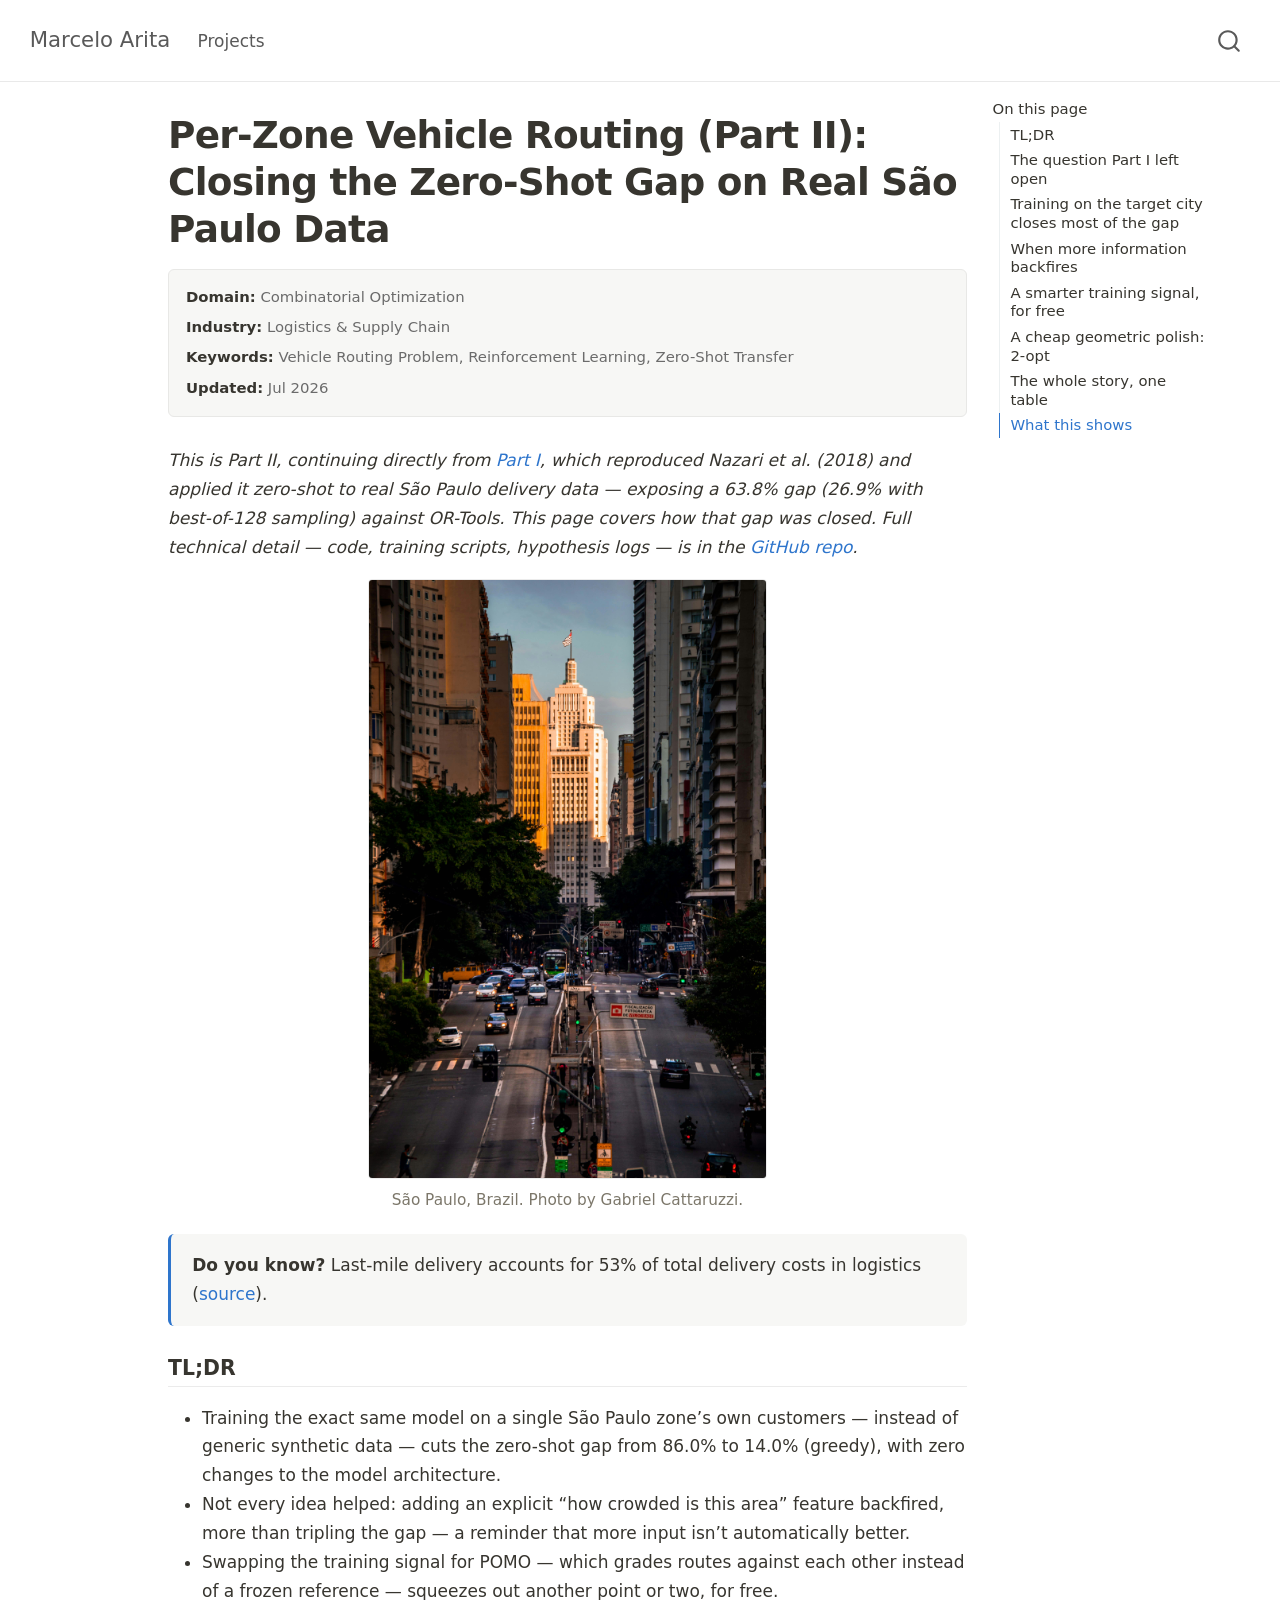
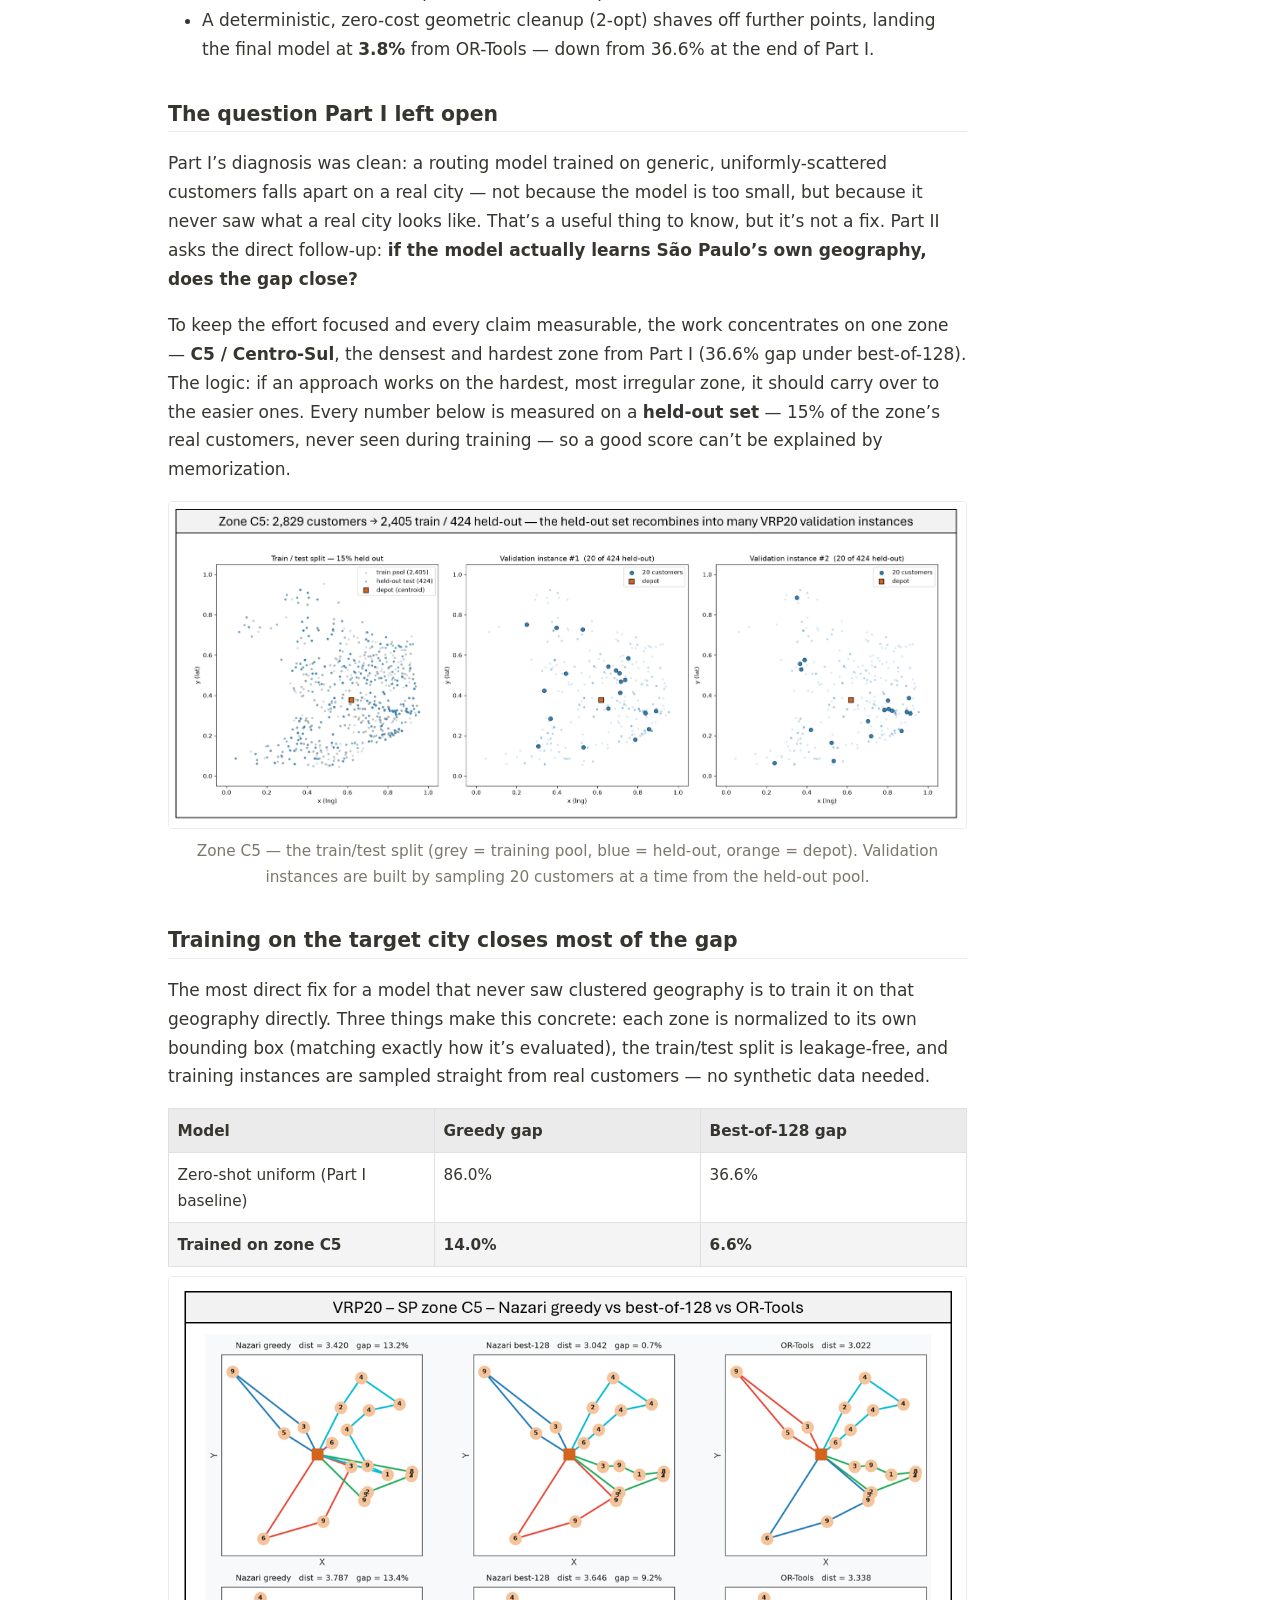
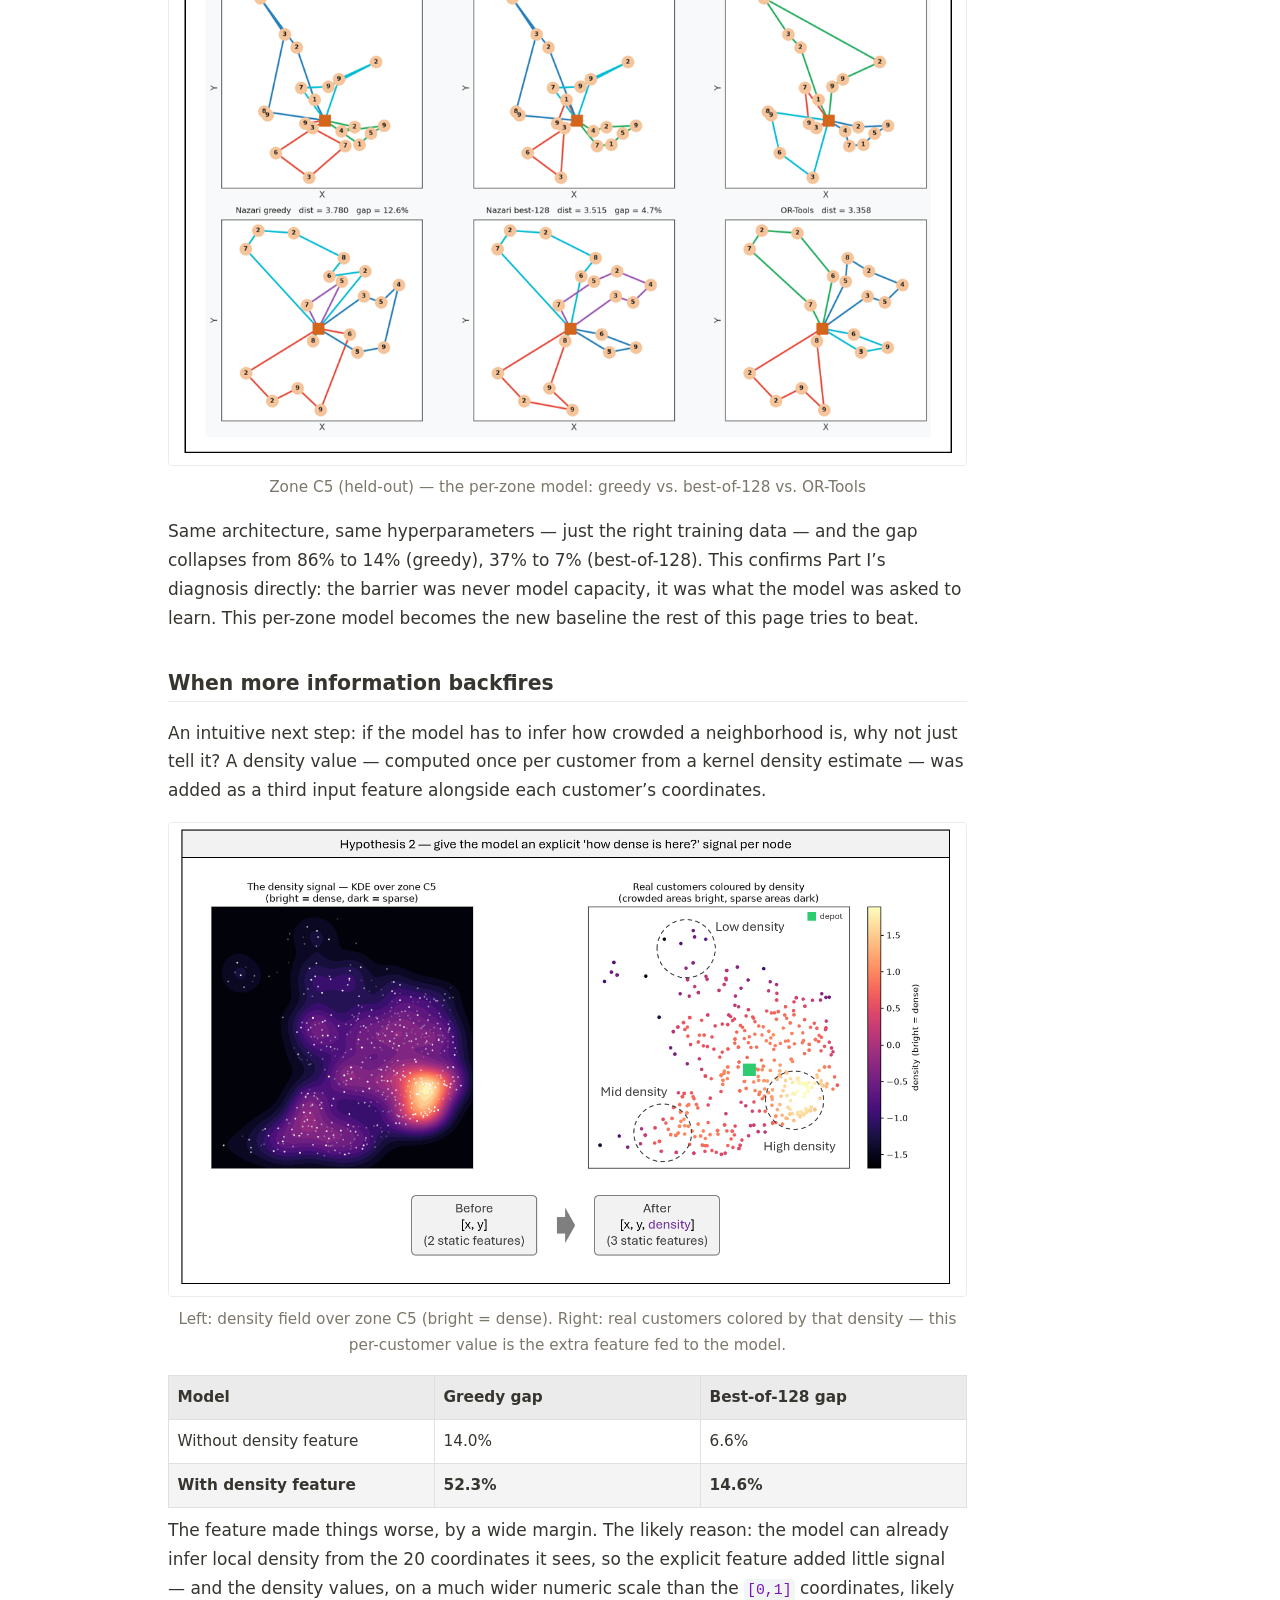
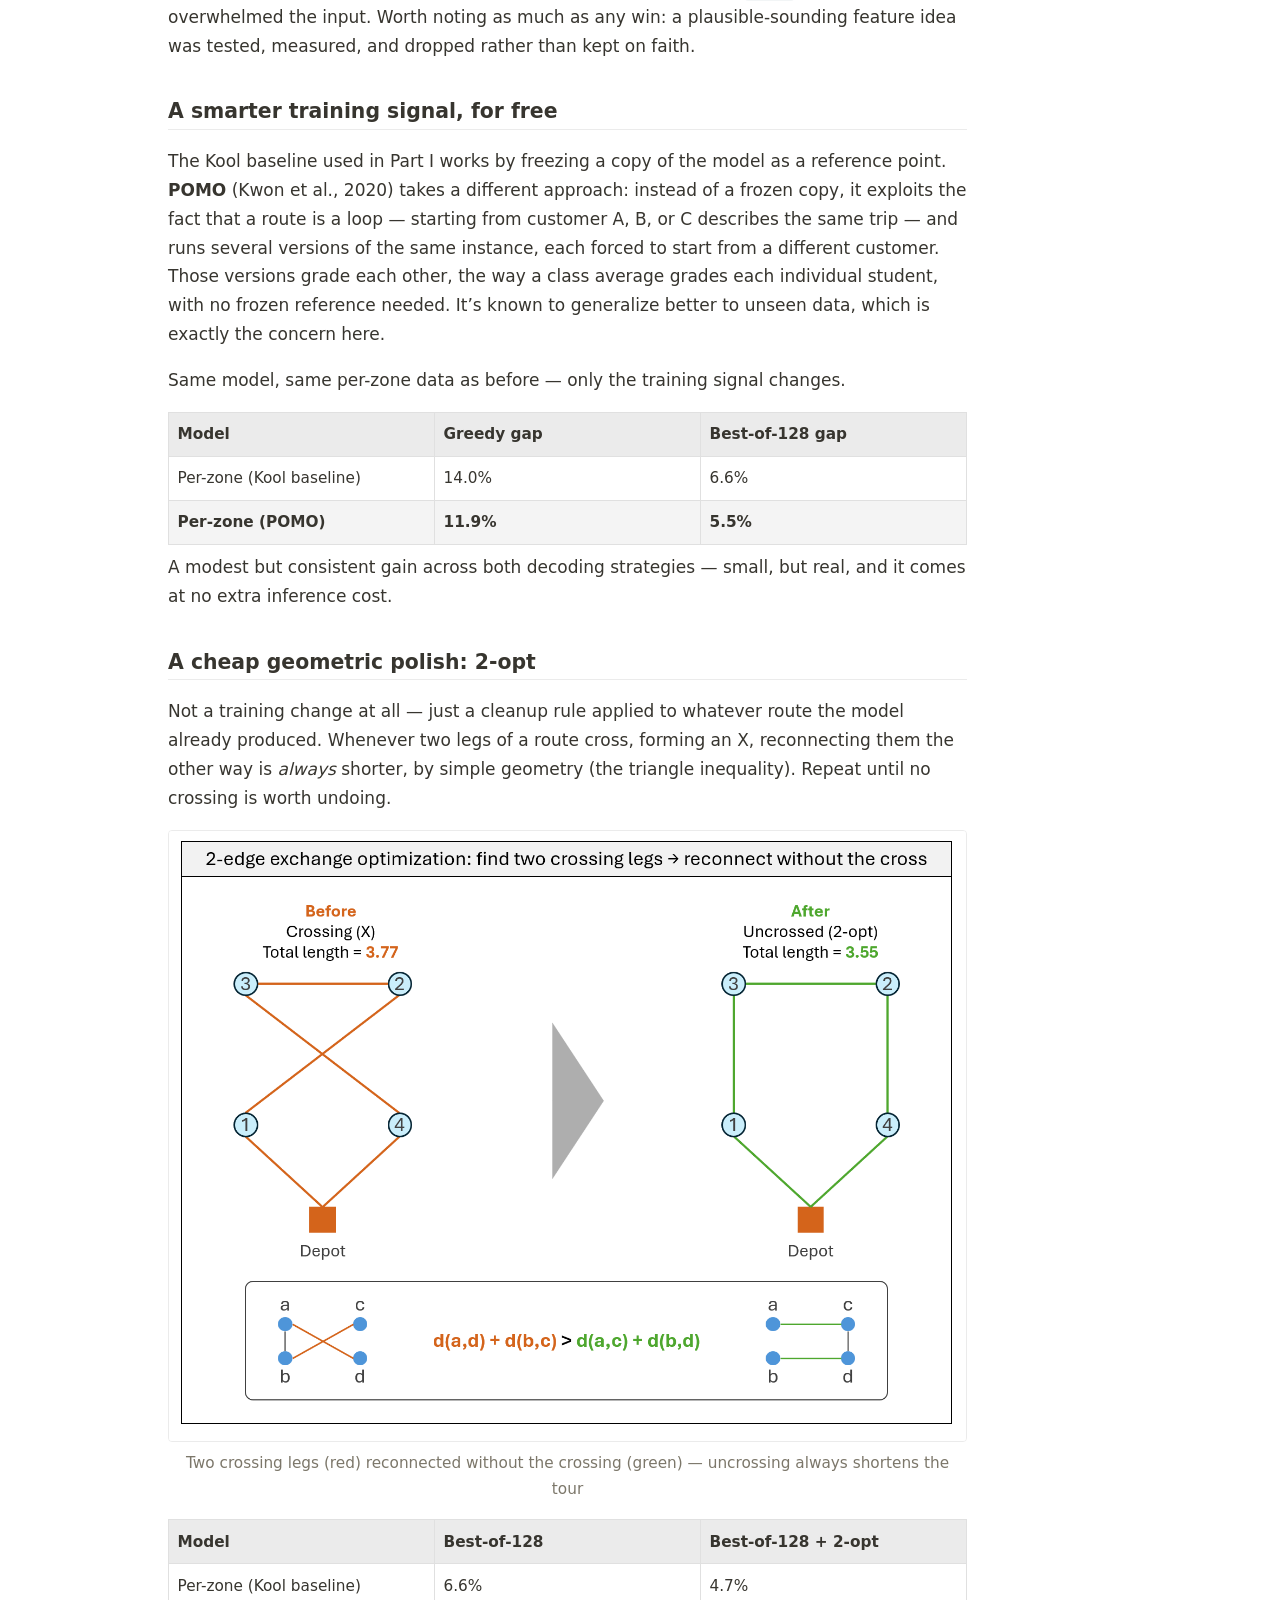
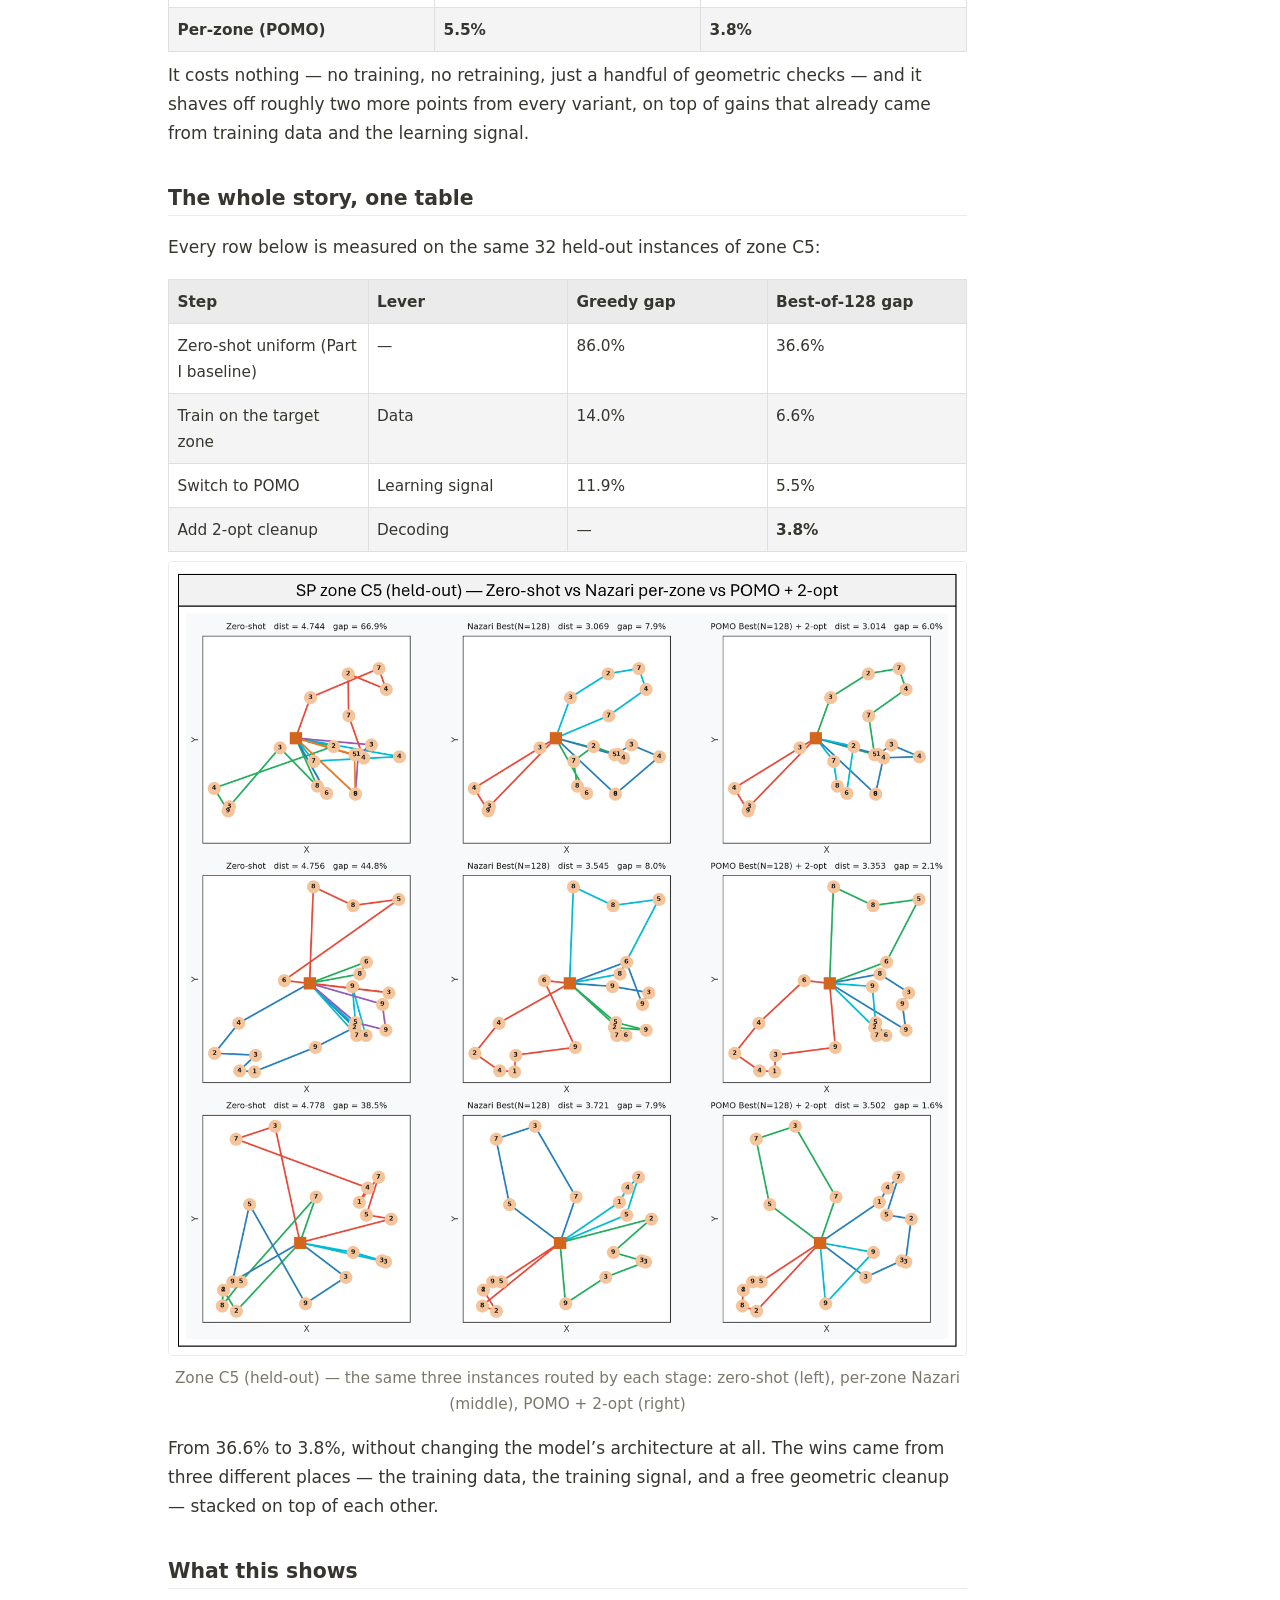
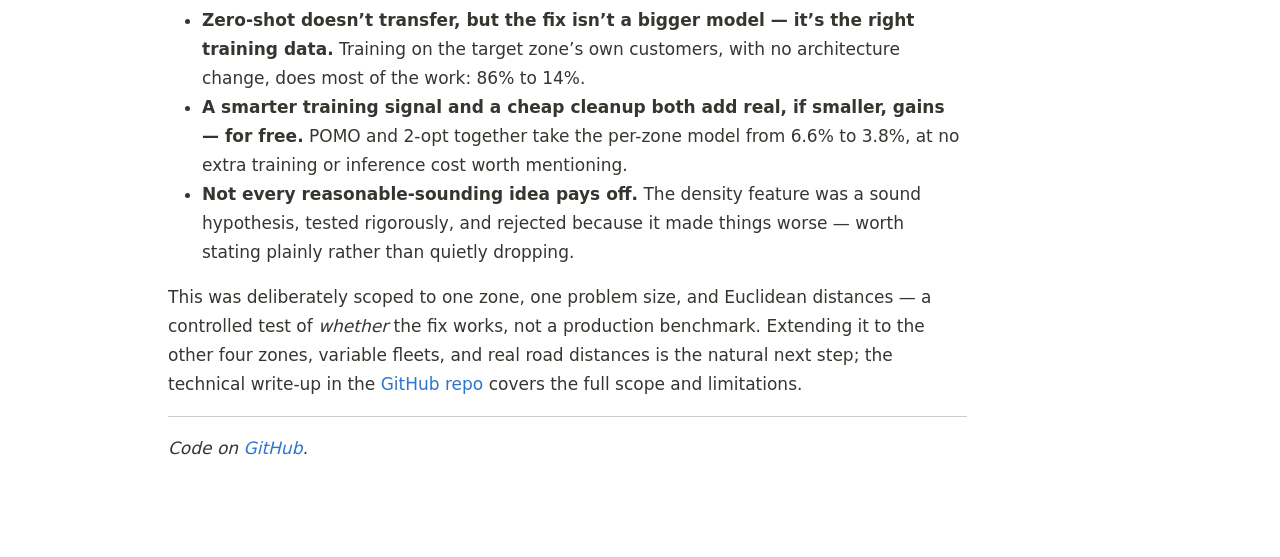
<file: docs/projects/nazari-vrp-sao-paulo/index.html>
<!DOCTYPE html>
<html xmlns="http://www.w3.org/1999/xhtml" lang="en" xml:lang="en"><head>

<meta charset="utf-8">
<meta name="generator" content="quarto-1.9.38">

<meta name="viewport" content="width=device-width, initial-scale=1.0, user-scalable=yes">


<title>Per-Zone Vehicle Routing (Part II): Closing the Zero-Shot Gap on Real São Paulo Data – Marcelo Arita</title>
<style>
/* Default styles provided by pandoc.
** See https://pandoc.org/MANUAL.html#variables-for-html for config info.
*/
code{white-space: pre-wrap;}
span.smallcaps{font-variant: small-caps;}
div.columns{display: flex; gap: min(4vw, 1.5em);}
div.column{flex: auto; overflow-x: auto;}
div.hanging-indent{margin-left: 1.5em; text-indent: -1.5em;}
ul.task-list{list-style: none;}
ul.task-list li input[type="checkbox"] {
  width: 0.8em;
  margin: 0 0.8em 0.2em -1em; /* quarto-specific, see https://github.com/quarto-dev/quarto-cli/issues/4556 */ 
  vertical-align: middle;
}
</style>


<script src="../../site_libs/quarto-nav/quarto-nav.js"></script>
<script src="../../site_libs/quarto-nav/headroom.min.js"></script>
<script src="../../site_libs/clipboard/clipboard.min.js"></script>
<script src="../../site_libs/quarto-search/autocomplete.umd.js"></script>
<script src="../../site_libs/quarto-search/fuse.min.js"></script>
<script src="../../site_libs/quarto-search/quarto-search.js"></script>
<meta name="quarto:offset" content="../../">
<link href="../../profile.png" rel="icon" type="image/png">
<script src="../../site_libs/quarto-html/quarto.js" type="module"></script>
<script src="../../site_libs/quarto-html/tabsets/tabsets.js" type="module"></script>
<script src="../../site_libs/quarto-html/popper.min.js"></script>
<script src="../../site_libs/quarto-html/tippy.umd.min.js"></script>
<script src="../../site_libs/quarto-html/anchor.min.js"></script>
<link href="../../site_libs/quarto-html/tippy.css" rel="stylesheet">
<link href="../../site_libs/quarto-html/quarto-syntax-highlighting-15634bcf2e68342d4ad2dfa704d543f6.css" rel="stylesheet" id="quarto-text-highlighting-styles">
<script src="../../site_libs/bootstrap/bootstrap.min.js"></script>
<link href="../../site_libs/bootstrap/bootstrap-icons.css" rel="stylesheet">
<link href="../../site_libs/bootstrap/bootstrap-63098deb4f8353bac9e8f8b1ef08aac8.min.css" rel="stylesheet" append-hash="true" id="quarto-bootstrap" data-mode="light">
<script id="quarto-search-options" type="application/json">{
  "location": "navbar",
  "copy-button": false,
  "collapse-after": 3,
  "panel-placement": "end",
  "type": "overlay",
  "limit": 50,
  "keyboard-shortcut": [
    "f",
    "/",
    "s"
  ],
  "show-item-context": false,
  "language": {
    "search-no-results-text": "No results",
    "search-matching-documents-text": "matching documents",
    "search-copy-link-title": "Copy link to search",
    "search-hide-matches-text": "Hide additional matches",
    "search-more-match-text": "more match in this document",
    "search-more-matches-text": "more matches in this document",
    "search-clear-button-title": "Clear",
    "search-text-placeholder": "",
    "search-detached-cancel-button-title": "Cancel",
    "search-submit-button-title": "Submit",
    "search-label": "Search"
  }
}</script>


<meta property="og:title" content="Marcelo Arita">
<meta property="og:description" content="Senior Data Scientist — time series, LLM agents, and machine learning applied to real-world data.">
<meta property="og:image" content="profile.png">
<meta property="og:site_name" content="Marcelo Arita">
</head>

<body class="nav-fixed quarto-light">

<div id="quarto-search-results"></div>
  <header id="quarto-header" class="headroom fixed-top">
    <nav class="navbar navbar-expand-lg " data-bs-theme="dark">
      <div class="navbar-container container-fluid">
      <div class="navbar-brand-container mx-auto">
    <a class="navbar-brand" href="../../index.html">
    <span class="navbar-title">Marcelo Arita</span>
    </a>
  </div>
            <div id="quarto-search" class="" title="Search"></div>
          <button class="navbar-toggler" type="button" data-bs-toggle="collapse" data-bs-target="#navbarCollapse" aria-controls="navbarCollapse" role="menu" aria-expanded="false" aria-label="Toggle navigation" onclick="if (window.quartoToggleHeadroom) { window.quartoToggleHeadroom(); }">
  <span class="navbar-toggler-icon"></span>
</button>
          <div class="collapse navbar-collapse" id="navbarCollapse">
            <ul class="navbar-nav navbar-nav-scroll me-auto">
  <li class="nav-item">
    <a class="nav-link" href="../../projects/index.html"> 
<span class="menu-text">Projects</span></a>
  </li>  
</ul>
          </div> <!-- /navcollapse -->
            <div class="quarto-navbar-tools">
</div>
      </div> <!-- /container-fluid -->
    </nav>
</header>
<!-- content -->
<div id="quarto-content" class="quarto-container page-columns page-rows-contents page-layout-article page-navbar">
<!-- sidebar -->
<!-- margin-sidebar -->
    <div id="quarto-margin-sidebar" class="sidebar margin-sidebar">
        <nav id="TOC" role="doc-toc" class="toc-active">
    <h2 id="toc-title">On this page</h2>
   
  <ul class="collapse">
  <li><a href="#tldr" id="toc-tldr" class="nav-link active" data-scroll-target="#tldr">TL;DR</a></li>
  <li><a href="#the-question-part-i-left-open" id="toc-the-question-part-i-left-open" class="nav-link" data-scroll-target="#the-question-part-i-left-open">The question Part I left open</a></li>
  <li><a href="#training-on-the-target-city-closes-most-of-the-gap" id="toc-training-on-the-target-city-closes-most-of-the-gap" class="nav-link" data-scroll-target="#training-on-the-target-city-closes-most-of-the-gap">Training on the target city closes most of the gap</a></li>
  <li><a href="#when-more-information-backfires" id="toc-when-more-information-backfires" class="nav-link" data-scroll-target="#when-more-information-backfires">When more information backfires</a></li>
  <li><a href="#a-smarter-training-signal-for-free" id="toc-a-smarter-training-signal-for-free" class="nav-link" data-scroll-target="#a-smarter-training-signal-for-free">A smarter training signal, for free</a></li>
  <li><a href="#a-cheap-geometric-polish-2-opt" id="toc-a-cheap-geometric-polish-2-opt" class="nav-link" data-scroll-target="#a-cheap-geometric-polish-2-opt">A cheap geometric polish: 2-opt</a></li>
  <li><a href="#the-whole-story-one-table" id="toc-the-whole-story-one-table" class="nav-link" data-scroll-target="#the-whole-story-one-table">The whole story, one table</a></li>
  <li><a href="#what-this-shows" id="toc-what-this-shows" class="nav-link" data-scroll-target="#what-this-shows">What this shows</a></li>
  </ul>
</nav>
    </div>
<!-- main -->
<main class="content" id="quarto-document-content">

<header id="title-block-header" class="quarto-title-block default">
<div class="quarto-title">
<h1 class="title">Per-Zone Vehicle Routing (Part II): Closing the Zero-Shot Gap on Real São Paulo Data</h1>
</div>



<div class="quarto-title-meta">

    
  
    
  </div>
  


</header>


<div class="project-meta">
  <span><strong>Domain:</strong> Combinatorial Optimization</span>
  <span><strong>Industry:</strong> Logistics &amp; Supply Chain</span>
  <span><strong>Keywords:</strong> Vehicle Routing Problem, Reinforcement Learning, Zero-Shot Transfer</span>
  <span><strong>Updated:</strong> Jul 2026</span>
</div>
<p><em>This is Part II, continuing directly from <a href="../nazari-vrp-brazil/">Part I</a>, which reproduced Nazari et al.&nbsp;(2018) and applied it zero-shot to real São Paulo delivery data — exposing a 63.8% gap (26.9% with best-of-128 sampling) against OR-Tools. This page covers how that gap was closed. Full technical detail — code, training scripts, hypothesis logs — is in the <a href="https://github.com/marceloarita/nazari-vrp-brazil">GitHub repo</a>.</em></p>
<div class="quarto-figure quarto-figure-center">
<figure class="figure">
<p><img src="images/sao_paulo_brazil.jpg" class="img-fluid figure-img" style="width:50.0%"></p>
<figcaption>São Paulo, Brazil. Photo by Gabriel Cattaruzzi.</figcaption>
</figure>
</div>
<div class="stat-callout">
  <strong>Do you know?</strong> Last-mile delivery accounts for 53% of total delivery costs in logistics (<a href="https://www.clickpost.ai/blog/last-mile-delivery-statistics">source</a>).
</div>
<section id="tldr" class="level2">
<h2 class="anchored" data-anchor-id="tldr">TL;DR</h2>
<ul>
<li>Training the exact same model on a single São Paulo zone’s own customers — instead of generic synthetic data — cuts the zero-shot gap from 86.0% to 14.0% (greedy), with zero changes to the model architecture.</li>
<li>Not every idea helped: adding an explicit “how crowded is this area” feature backfired, more than tripling the gap — a reminder that more input isn’t automatically better.</li>
<li>Swapping the training signal for POMO — which grades routes against each other instead of a frozen reference — squeezes out another point or two, for free.</li>
<li>A deterministic, zero-cost geometric cleanup (2-opt) shaves off further points, landing the final model at <strong>3.8%</strong> from OR-Tools — down from 36.6% at the end of Part I.</li>
</ul>
</section>
<section id="the-question-part-i-left-open" class="level2">
<h2 class="anchored" data-anchor-id="the-question-part-i-left-open">The question Part I left open</h2>
<p>Part I’s diagnosis was clean: a routing model trained on generic, uniformly-scattered customers falls apart on a real city — not because the model is too small, but because it never saw what a real city looks like. That’s a useful thing to know, but it’s not a fix. Part II asks the direct follow-up: <strong>if the model actually learns São Paulo’s own geography, does the gap close?</strong></p>
<p>To keep the effort focused and every claim measurable, the work concentrates on one zone — <strong>C5 / Centro-Sul</strong>, the densest and hardest zone from Part I (36.6% gap under best-of-128). The logic: if an approach works on the hardest, most irregular zone, it should carry over to the easier ones. Every number below is measured on a <strong>held-out set</strong> — 15% of the zone’s real customers, never seen during training — so a good score can’t be explained by memorization.</p>
<div class="quarto-figure quarto-figure-center">
<figure class="figure">
<p><img src="images/train_test_split.png" class="img-fluid figure-img"></p>
<figcaption>Zone C5 — the train/test split (grey = training pool, blue = held-out, orange = depot). Validation instances are built by sampling 20 customers at a time from the held-out pool.</figcaption>
</figure>
</div>
</section>
<section id="training-on-the-target-city-closes-most-of-the-gap" class="level2">
<h2 class="anchored" data-anchor-id="training-on-the-target-city-closes-most-of-the-gap">Training on the target city closes most of the gap</h2>
<p>The most direct fix for a model that never saw clustered geography is to train it on that geography directly. Three things make this concrete: each zone is normalized to its own bounding box (matching exactly how it’s evaluated), the train/test split is leakage-free, and training instances are sampled straight from real customers — no synthetic data needed.</p>
<table class="caption-top table">
<thead>
<tr class="header">
<th>Model</th>
<th>Greedy gap</th>
<th>Best-of-128 gap</th>
</tr>
</thead>
<tbody>
<tr class="odd">
<td>Zero-shot uniform (Part I baseline)</td>
<td>86.0%</td>
<td>36.6%</td>
</tr>
<tr class="even">
<td><strong>Trained on zone C5</strong></td>
<td><strong>14.0%</strong></td>
<td><strong>6.6%</strong></td>
</tr>
</tbody>
</table>
<div class="quarto-figure quarto-figure-center">
<figure class="figure">
<p><img src="images/vrp20_routes_sp_c5.png" class="img-fluid figure-img"></p>
<figcaption>Zone C5 (held-out) — the per-zone model: greedy vs.&nbsp;best-of-128 vs.&nbsp;OR-Tools</figcaption>
</figure>
</div>
<p>Same architecture, same hyperparameters — just the right training data — and the gap collapses from 86% to 14% (greedy), 37% to 7% (best-of-128). This confirms Part I’s diagnosis directly: the barrier was never model capacity, it was what the model was asked to learn. This per-zone model becomes the new baseline the rest of this page tries to beat.</p>
</section>
<section id="when-more-information-backfires" class="level2">
<h2 class="anchored" data-anchor-id="when-more-information-backfires">When more information backfires</h2>
<p>An intuitive next step: if the model has to infer how crowded a neighborhood is, why not just tell it? A density value — computed once per customer from a kernel density estimate — was added as a third input feature alongside each customer’s coordinates.</p>
<div class="quarto-figure quarto-figure-center">
<figure class="figure">
<p><img src="images/density_feature.png" class="img-fluid figure-img"></p>
<figcaption>Left: density field over zone C5 (bright = dense). Right: real customers colored by that density — this per-customer value is the extra feature fed to the model.</figcaption>
</figure>
</div>
<table class="caption-top table">
<thead>
<tr class="header">
<th>Model</th>
<th>Greedy gap</th>
<th>Best-of-128 gap</th>
</tr>
</thead>
<tbody>
<tr class="odd">
<td>Without density feature</td>
<td>14.0%</td>
<td>6.6%</td>
</tr>
<tr class="even">
<td><strong>With density feature</strong></td>
<td><strong>52.3%</strong></td>
<td><strong>14.6%</strong></td>
</tr>
</tbody>
</table>
<p>The feature made things worse, by a wide margin. The likely reason: the model can already infer local density from the 20 coordinates it sees, so the explicit feature added little signal — and the density values, on a much wider numeric scale than the <code>[0,1]</code> coordinates, likely overwhelmed the input. Worth noting as much as any win: a plausible-sounding feature idea was tested, measured, and dropped rather than kept on faith.</p>
</section>
<section id="a-smarter-training-signal-for-free" class="level2">
<h2 class="anchored" data-anchor-id="a-smarter-training-signal-for-free">A smarter training signal, for free</h2>
<p>The Kool baseline used in Part I works by freezing a copy of the model as a reference point. <strong>POMO</strong> (Kwon et al., 2020) takes a different approach: instead of a frozen copy, it exploits the fact that a route is a loop — starting from customer A, B, or C describes the same trip — and runs several versions of the same instance, each forced to start from a different customer. Those versions grade each other, the way a class average grades each individual student, with no frozen reference needed. It’s known to generalize better to unseen data, which is exactly the concern here.</p>
<p>Same model, same per-zone data as before — only the training signal changes.</p>
<table class="caption-top table">
<thead>
<tr class="header">
<th>Model</th>
<th>Greedy gap</th>
<th>Best-of-128 gap</th>
</tr>
</thead>
<tbody>
<tr class="odd">
<td>Per-zone (Kool baseline)</td>
<td>14.0%</td>
<td>6.6%</td>
</tr>
<tr class="even">
<td><strong>Per-zone (POMO)</strong></td>
<td><strong>11.9%</strong></td>
<td><strong>5.5%</strong></td>
</tr>
</tbody>
</table>
<p>A modest but consistent gain across both decoding strategies — small, but real, and it comes at no extra inference cost.</p>
</section>
<section id="a-cheap-geometric-polish-2-opt" class="level2">
<h2 class="anchored" data-anchor-id="a-cheap-geometric-polish-2-opt">A cheap geometric polish: 2-opt</h2>
<p>Not a training change at all — just a cleanup rule applied to whatever route the model already produced. Whenever two legs of a route cross, forming an X, reconnecting them the other way is <em>always</em> shorter, by simple geometry (the triangle inequality). Repeat until no crossing is worth undoing.</p>
<div class="quarto-figure quarto-figure-center">
<figure class="figure">
<p><img src="images/two_opt_intuition.png" class="img-fluid figure-img"></p>
<figcaption>Two crossing legs (red) reconnected without the crossing (green) — uncrossing always shortens the tour</figcaption>
</figure>
</div>
<table class="caption-top table">
<thead>
<tr class="header">
<th>Model</th>
<th>Best-of-128</th>
<th>Best-of-128 + 2-opt</th>
</tr>
</thead>
<tbody>
<tr class="odd">
<td>Per-zone (Kool baseline)</td>
<td>6.6%</td>
<td>4.7%</td>
</tr>
<tr class="even">
<td><strong>Per-zone (POMO)</strong></td>
<td><strong>5.5%</strong></td>
<td><strong>3.8%</strong></td>
</tr>
</tbody>
</table>
<p>It costs nothing — no training, no retraining, just a handful of geometric checks — and it shaves off roughly two more points from every variant, on top of gains that already came from training data and the learning signal.</p>
</section>
<section id="the-whole-story-one-table" class="level2">
<h2 class="anchored" data-anchor-id="the-whole-story-one-table">The whole story, one table</h2>
<p>Every row below is measured on the same 32 held-out instances of zone C5:</p>
<table class="caption-top table">
<thead>
<tr class="header">
<th>Step</th>
<th>Lever</th>
<th>Greedy gap</th>
<th>Best-of-128 gap</th>
</tr>
</thead>
<tbody>
<tr class="odd">
<td>Zero-shot uniform (Part I baseline)</td>
<td>—</td>
<td>86.0%</td>
<td>36.6%</td>
</tr>
<tr class="even">
<td>Train on the target zone</td>
<td>Data</td>
<td>14.0%</td>
<td>6.6%</td>
</tr>
<tr class="odd">
<td>Switch to POMO</td>
<td>Learning signal</td>
<td>11.9%</td>
<td>5.5%</td>
</tr>
<tr class="even">
<td>Add 2-opt cleanup</td>
<td>Decoding</td>
<td>—</td>
<td><strong>3.8%</strong></td>
</tr>
</tbody>
</table>
<div class="quarto-figure quarto-figure-center">
<figure class="figure">
<p><img src="images/progression_routes_c5.png" class="img-fluid figure-img"></p>
<figcaption>Zone C5 (held-out) — the same three instances routed by each stage: zero-shot (left), per-zone Nazari (middle), POMO + 2-opt (right)</figcaption>
</figure>
</div>
<p>From 36.6% to 3.8%, without changing the model’s architecture at all. The wins came from three different places — the training data, the training signal, and a free geometric cleanup — stacked on top of each other.</p>
</section>
<section id="what-this-shows" class="level2">
<h2 class="anchored" data-anchor-id="what-this-shows">What this shows</h2>
<ul>
<li><strong>Zero-shot doesn’t transfer, but the fix isn’t a bigger model — it’s the right training data.</strong> Training on the target zone’s own customers, with no architecture change, does most of the work: 86% to 14%.</li>
<li><strong>A smarter training signal and a cheap cleanup both add real, if smaller, gains — for free.</strong> POMO and 2-opt together take the per-zone model from 6.6% to 3.8%, at no extra training or inference cost worth mentioning.</li>
<li><strong>Not every reasonable-sounding idea pays off.</strong> The density feature was a sound hypothesis, tested rigorously, and rejected because it made things worse — worth stating plainly rather than quietly dropping.</li>
</ul>
<p>This was deliberately scoped to one zone, one problem size, and Euclidean distances — a controlled test of <em>whether</em> the fix works, not a production benchmark. Extending it to the other four zones, variable fleets, and real road distances is the natural next step; the technical write-up in the <a href="https://github.com/marceloarita/nazari-vrp-brazil">GitHub repo</a> covers the full scope and limitations.</p>
<hr>
<p><em>Code on <a href="https://github.com/marceloarita/nazari-vrp-brazil">GitHub</a>.</em></p>


</section>

</main> <!-- /main -->
<script id="quarto-html-after-body" type="application/javascript">
  window.document.addEventListener("DOMContentLoaded", function (event) {
    const icon = "";
    const anchorJS = new window.AnchorJS();
    anchorJS.options = {
      placement: 'right',
      icon: icon
    };
    anchorJS.add('.anchored');
    const isCodeAnnotation = (el) => {
      for (const clz of el.classList) {
        if (clz.startsWith('code-annotation-')) {                     
          return true;
        }
      }
      return false;
    }
    const onCopySuccess = function(e) {
      // button target
      const button = e.trigger;
      // don't keep focus
      button.blur();
      // flash "checked"
      button.classList.add('code-copy-button-checked');
      var currentTitle = button.getAttribute("title");
      button.setAttribute("title", "Copied!");
      let tooltip;
      if (window.bootstrap) {
        button.setAttribute("data-bs-toggle", "tooltip");
        button.setAttribute("data-bs-placement", "left");
        button.setAttribute("data-bs-title", "Copied!");
        tooltip = new bootstrap.Tooltip(button, 
          { trigger: "manual", 
            customClass: "code-copy-button-tooltip",
            offset: [0, -8]});
        tooltip.show();    
      }
      setTimeout(function() {
        if (tooltip) {
          tooltip.hide();
          button.removeAttribute("data-bs-title");
          button.removeAttribute("data-bs-toggle");
          button.removeAttribute("data-bs-placement");
        }
        button.setAttribute("title", currentTitle);
        button.classList.remove('code-copy-button-checked');
      }, 1000);
      // clear code selection
      e.clearSelection();
    }
    const getTextToCopy = function(trigger) {
      const outerScaffold = trigger.parentElement.cloneNode(true);
      const codeEl = outerScaffold.querySelector('code');
      for (const childEl of codeEl.children) {
        if (isCodeAnnotation(childEl)) {
          childEl.remove();
        }
      }
      return codeEl.innerText;
    }
    const clipboard = new window.ClipboardJS('.code-copy-button:not([data-in-quarto-modal])', {
      text: getTextToCopy
    });
    clipboard.on('success', onCopySuccess);
    if (window.document.getElementById('quarto-embedded-source-code-modal')) {
      const clipboardModal = new window.ClipboardJS('.code-copy-button[data-in-quarto-modal]', {
        text: getTextToCopy,
        container: window.document.getElementById('quarto-embedded-source-code-modal')
      });
      clipboardModal.on('success', onCopySuccess);
    }
      var localhostRegex = new RegExp(/^(?:http|https):\/\/localhost\:?[0-9]*\//);
      var mailtoRegex = new RegExp(/^mailto:/);
        var filterRegex = new RegExp('/' + window.location.host + '/');
      var isInternal = (href) => {
          return filterRegex.test(href) || localhostRegex.test(href) || mailtoRegex.test(href);
      }
      // Inspect non-navigation links and adorn them if external
     var links = window.document.querySelectorAll('a[href]:not(.nav-link):not(.navbar-brand):not(.toc-action):not(.sidebar-link):not(.sidebar-item-toggle):not(.pagination-link):not(.no-external):not([aria-hidden]):not(.dropdown-item):not(.quarto-navigation-tool):not(.about-link)');
      for (var i=0; i<links.length; i++) {
        const link = links[i];
        if (!isInternal(link.href)) {
          // undo the damage that might have been done by quarto-nav.js in the case of
          // links that we want to consider external
          if (link.dataset.originalHref !== undefined) {
            link.href = link.dataset.originalHref;
          }
        }
      }
    function tippyHover(el, contentFn, onTriggerFn, onUntriggerFn) {
      const config = {
        allowHTML: true,
        maxWidth: 500,
        delay: 100,
        arrow: false,
        appendTo: function(el) {
            return el.parentElement;
        },
        interactive: true,
        interactiveBorder: 10,
        theme: 'quarto',
        placement: 'bottom-start',
      };
      if (contentFn) {
        config.content = contentFn;
      }
      if (onTriggerFn) {
        config.onTrigger = onTriggerFn;
      }
      if (onUntriggerFn) {
        config.onUntrigger = onUntriggerFn;
      }
      window.tippy(el, config); 
    }
    const noterefs = window.document.querySelectorAll('a[role="doc-noteref"]');
    for (var i=0; i<noterefs.length; i++) {
      const ref = noterefs[i];
      tippyHover(ref, function() {
        // use id or data attribute instead here
        let href = ref.getAttribute('data-footnote-href') || ref.getAttribute('href');
        try { href = new URL(href).hash; } catch {}
        const id = href.replace(/^#\/?/, "");
        const note = window.document.getElementById(id);
        if (note) {
          return note.innerHTML;
        } else {
          return "";
        }
      });
    }
    const xrefs = window.document.querySelectorAll('a.quarto-xref');
    const processXRef = (id, note) => {
      // Strip column container classes
      const stripColumnClz = (el) => {
        el.classList.remove("page-full", "page-columns");
        if (el.children) {
          for (const child of el.children) {
            stripColumnClz(child);
          }
        }
      }
      stripColumnClz(note)
      if (id === null || id.startsWith('sec-')) {
        // Special case sections, only their first couple elements
        const container = document.createElement("div");
        if (note.children && note.children.length > 2) {
          container.appendChild(note.children[0].cloneNode(true));
          for (let i = 1; i < note.children.length; i++) {
            const child = note.children[i];
            if (child.tagName === "P" && child.innerText === "") {
              continue;
            } else {
              container.appendChild(child.cloneNode(true));
              break;
            }
          }
          if (window.Quarto?.typesetMath) {
            window.Quarto.typesetMath(container);
          }
          return container.innerHTML
        } else {
          if (window.Quarto?.typesetMath) {
            window.Quarto.typesetMath(note);
          }
          return note.innerHTML;
        }
      } else {
        // Remove any anchor links if they are present
        const anchorLink = note.querySelector('a.anchorjs-link');
        if (anchorLink) {
          anchorLink.remove();
        }
        if (window.Quarto?.typesetMath) {
          window.Quarto.typesetMath(note);
        }
        if (note.classList.contains("callout")) {
          return note.outerHTML;
        } else {
          return note.innerHTML;
        }
      }
    }
    for (var i=0; i<xrefs.length; i++) {
      const xref = xrefs[i];
      tippyHover(xref, undefined, function(instance) {
        instance.disable();
        let url = xref.getAttribute('href');
        let hash = undefined; 
        if (url.startsWith('#')) {
          hash = url;
        } else {
          try { hash = new URL(url).hash; } catch {}
        }
        if (hash) {
          const id = hash.replace(/^#\/?/, "");
          const note = window.document.getElementById(id);
          if (note !== null) {
            try {
              const html = processXRef(id, note.cloneNode(true));
              instance.setContent(html);
            } finally {
              instance.enable();
              instance.show();
            }
          } else {
            // See if we can fetch this
            fetch(url.split('#')[0])
            .then(res => res.text())
            .then(html => {
              const parser = new DOMParser();
              const htmlDoc = parser.parseFromString(html, "text/html");
              const note = htmlDoc.getElementById(id);
              if (note !== null) {
                const html = processXRef(id, note);
                instance.setContent(html);
              } 
            }).finally(() => {
              instance.enable();
              instance.show();
            });
          }
        } else {
          // See if we can fetch a full url (with no hash to target)
          // This is a special case and we should probably do some content thinning / targeting
          fetch(url)
          .then(res => res.text())
          .then(html => {
            const parser = new DOMParser();
            const htmlDoc = parser.parseFromString(html, "text/html");
            const note = htmlDoc.querySelector('main.content');
            if (note !== null) {
              // This should only happen for chapter cross references
              // (since there is no id in the URL)
              // remove the first header
              if (note.children.length > 0 && note.children[0].tagName === "HEADER") {
                note.children[0].remove();
              }
              const html = processXRef(null, note);
              instance.setContent(html);
            } 
          }).finally(() => {
            instance.enable();
            instance.show();
          });
        }
      }, function(instance) {
      });
    }
        let selectedAnnoteEl;
        const selectorForAnnotation = ( cell, annotation) => {
          let cellAttr = 'data-code-cell="' + cell + '"';
          let lineAttr = 'data-code-annotation="' +  annotation + '"';
          const selector = 'span[' + cellAttr + '][' + lineAttr + ']';
          return selector;
        }
        const selectCodeLines = (annoteEl) => {
          const doc = window.document;
          const targetCell = annoteEl.getAttribute("data-target-cell");
          const targetAnnotation = annoteEl.getAttribute("data-target-annotation");
          const annoteSpan = window.document.querySelector(selectorForAnnotation(targetCell, targetAnnotation));
          const lines = annoteSpan.getAttribute("data-code-lines").split(",");
          const lineIds = lines.map((line) => {
            return targetCell + "-" + line;
          })
          let top = null;
          let height = null;
          let parent = null;
          if (lineIds.length > 0) {
              //compute the position of the single el (top and bottom and make a div)
              const el = window.document.getElementById(lineIds[0]);
              top = el.offsetTop;
              height = el.offsetHeight;
              parent = el.parentElement.parentElement;
            if (lineIds.length > 1) {
              const lastEl = window.document.getElementById(lineIds[lineIds.length - 1]);
              const bottom = lastEl.offsetTop + lastEl.offsetHeight;
              height = bottom - top;
            }
            if (top !== null && height !== null && parent !== null) {
              // cook up a div (if necessary) and position it 
              let div = window.document.getElementById("code-annotation-line-highlight");
              if (div === null) {
                div = window.document.createElement("div");
                div.setAttribute("id", "code-annotation-line-highlight");
                div.style.position = 'absolute';
                parent.appendChild(div);
              }
              div.style.top = top - 2 + "px";
              div.style.height = height + 4 + "px";
              div.style.left = 0;
              let gutterDiv = window.document.getElementById("code-annotation-line-highlight-gutter");
              if (gutterDiv === null) {
                gutterDiv = window.document.createElement("div");
                gutterDiv.setAttribute("id", "code-annotation-line-highlight-gutter");
                gutterDiv.style.position = 'absolute';
                const codeCell = window.document.getElementById(targetCell);
                const gutter = codeCell.querySelector('.code-annotation-gutter');
                gutter.appendChild(gutterDiv);
              }
              gutterDiv.style.top = top - 2 + "px";
              gutterDiv.style.height = height + 4 + "px";
            }
            selectedAnnoteEl = annoteEl;
          }
        };
        const unselectCodeLines = () => {
          const elementsIds = ["code-annotation-line-highlight", "code-annotation-line-highlight-gutter"];
          elementsIds.forEach((elId) => {
            const div = window.document.getElementById(elId);
            if (div) {
              div.remove();
            }
          });
          selectedAnnoteEl = undefined;
        };
          // Handle positioning of the toggle
      window.addEventListener(
        "resize",
        throttle(() => {
          elRect = undefined;
          if (selectedAnnoteEl) {
            selectCodeLines(selectedAnnoteEl);
          }
        }, 10)
      );
      function throttle(fn, ms) {
      let throttle = false;
      let timer;
        return (...args) => {
          if(!throttle) { // first call gets through
              fn.apply(this, args);
              throttle = true;
          } else { // all the others get throttled
              if(timer) clearTimeout(timer); // cancel #2
              timer = setTimeout(() => {
                fn.apply(this, args);
                timer = throttle = false;
              }, ms);
          }
        };
      }
        // Attach click handler to the DT
        const annoteDls = window.document.querySelectorAll('dt[data-target-cell]');
        for (const annoteDlNode of annoteDls) {
          annoteDlNode.addEventListener('click', (event) => {
            const clickedEl = event.target;
            if (clickedEl !== selectedAnnoteEl) {
              unselectCodeLines();
              const activeEl = window.document.querySelector('dt[data-target-cell].code-annotation-active');
              if (activeEl) {
                activeEl.classList.remove('code-annotation-active');
              }
              selectCodeLines(clickedEl);
              clickedEl.classList.add('code-annotation-active');
            } else {
              // Unselect the line
              unselectCodeLines();
              clickedEl.classList.remove('code-annotation-active');
            }
          });
        }
    const findCites = (el) => {
      const parentEl = el.parentElement;
      if (parentEl) {
        const cites = parentEl.dataset.cites;
        if (cites) {
          return {
            el,
            cites: cites.split(' ')
          };
        } else {
          return findCites(el.parentElement)
        }
      } else {
        return undefined;
      }
    };
    var bibliorefs = window.document.querySelectorAll('a[role="doc-biblioref"]');
    for (var i=0; i<bibliorefs.length; i++) {
      const ref = bibliorefs[i];
      const citeInfo = findCites(ref);
      if (citeInfo) {
        tippyHover(citeInfo.el, function() {
          var popup = window.document.createElement('div');
          citeInfo.cites.forEach(function(cite) {
            var citeDiv = window.document.createElement('div');
            citeDiv.classList.add('hanging-indent');
            citeDiv.classList.add('csl-entry');
            var biblioDiv = window.document.getElementById('ref-' + cite);
            if (biblioDiv) {
              citeDiv.innerHTML = biblioDiv.innerHTML;
            }
            popup.appendChild(citeDiv);
          });
          return popup.innerHTML;
        });
      }
    }
  });
  </script>
</div> <!-- /content -->




</body></html>
</file>
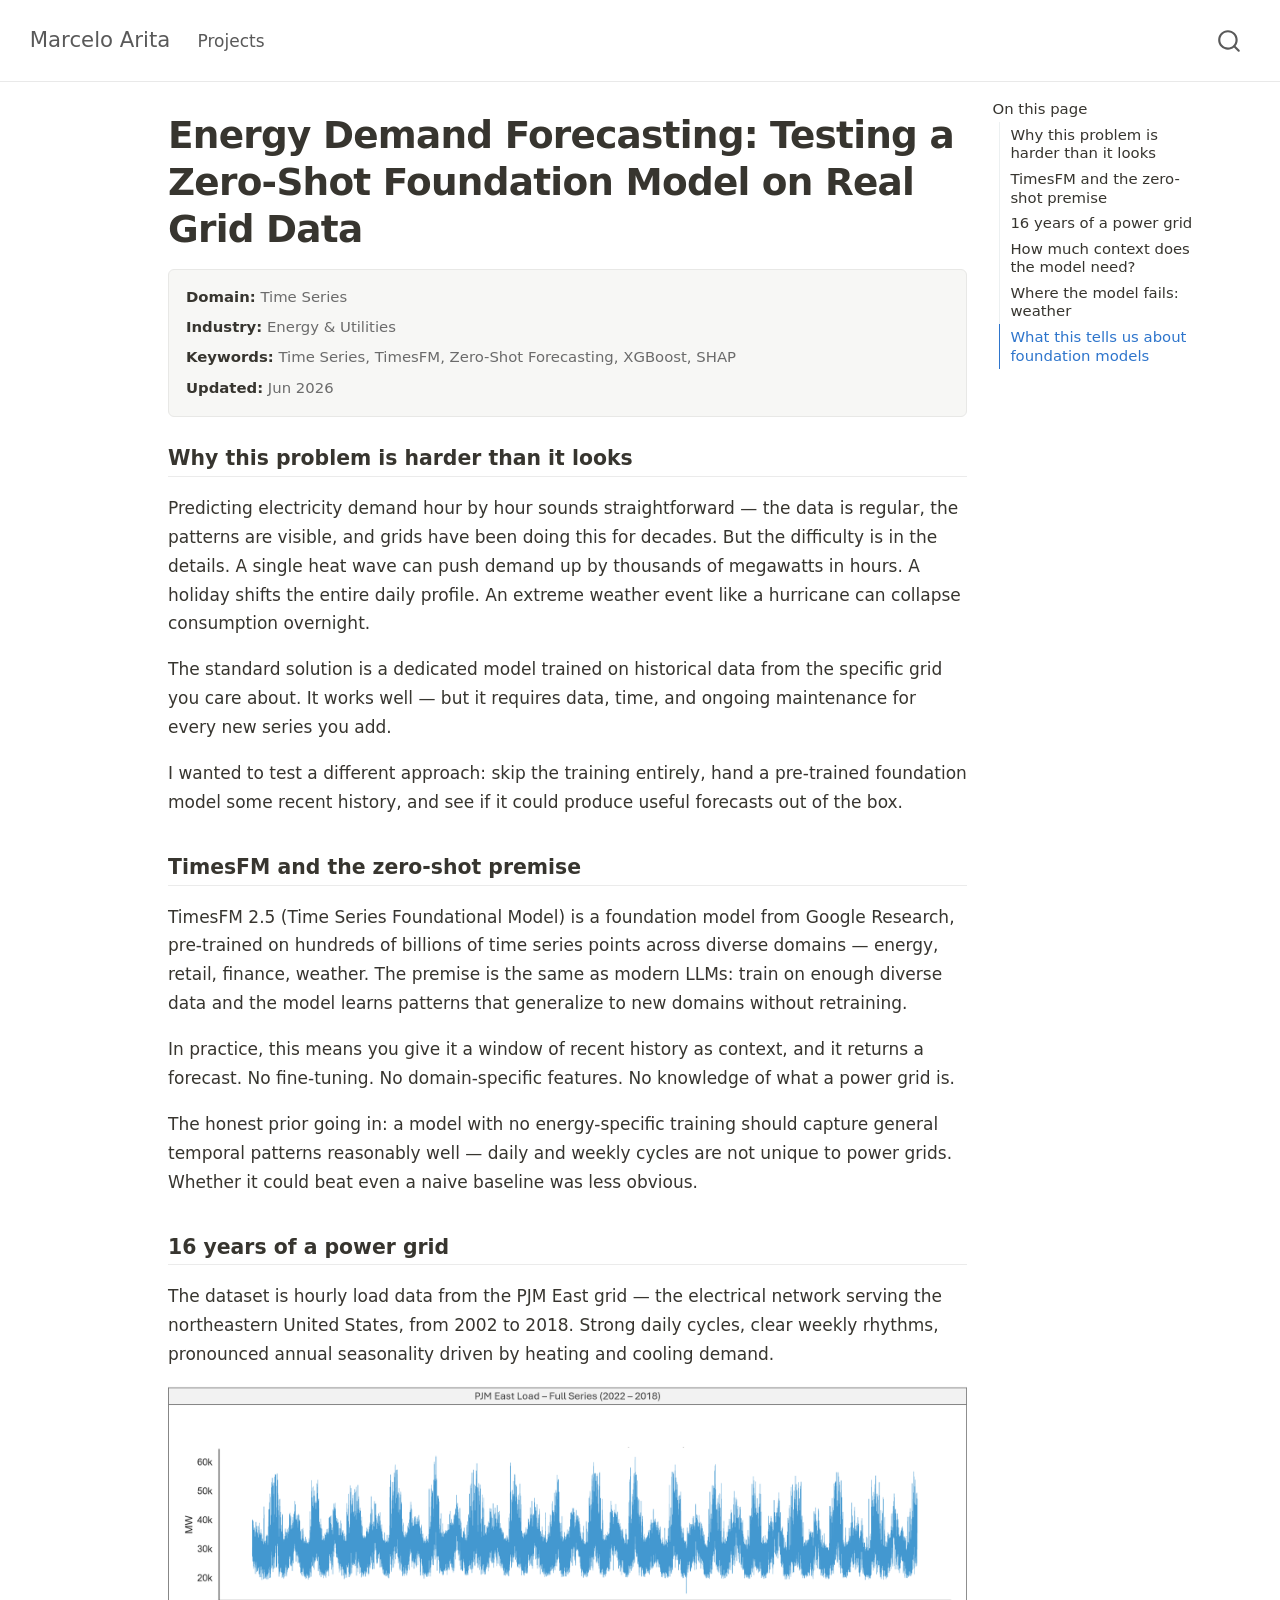
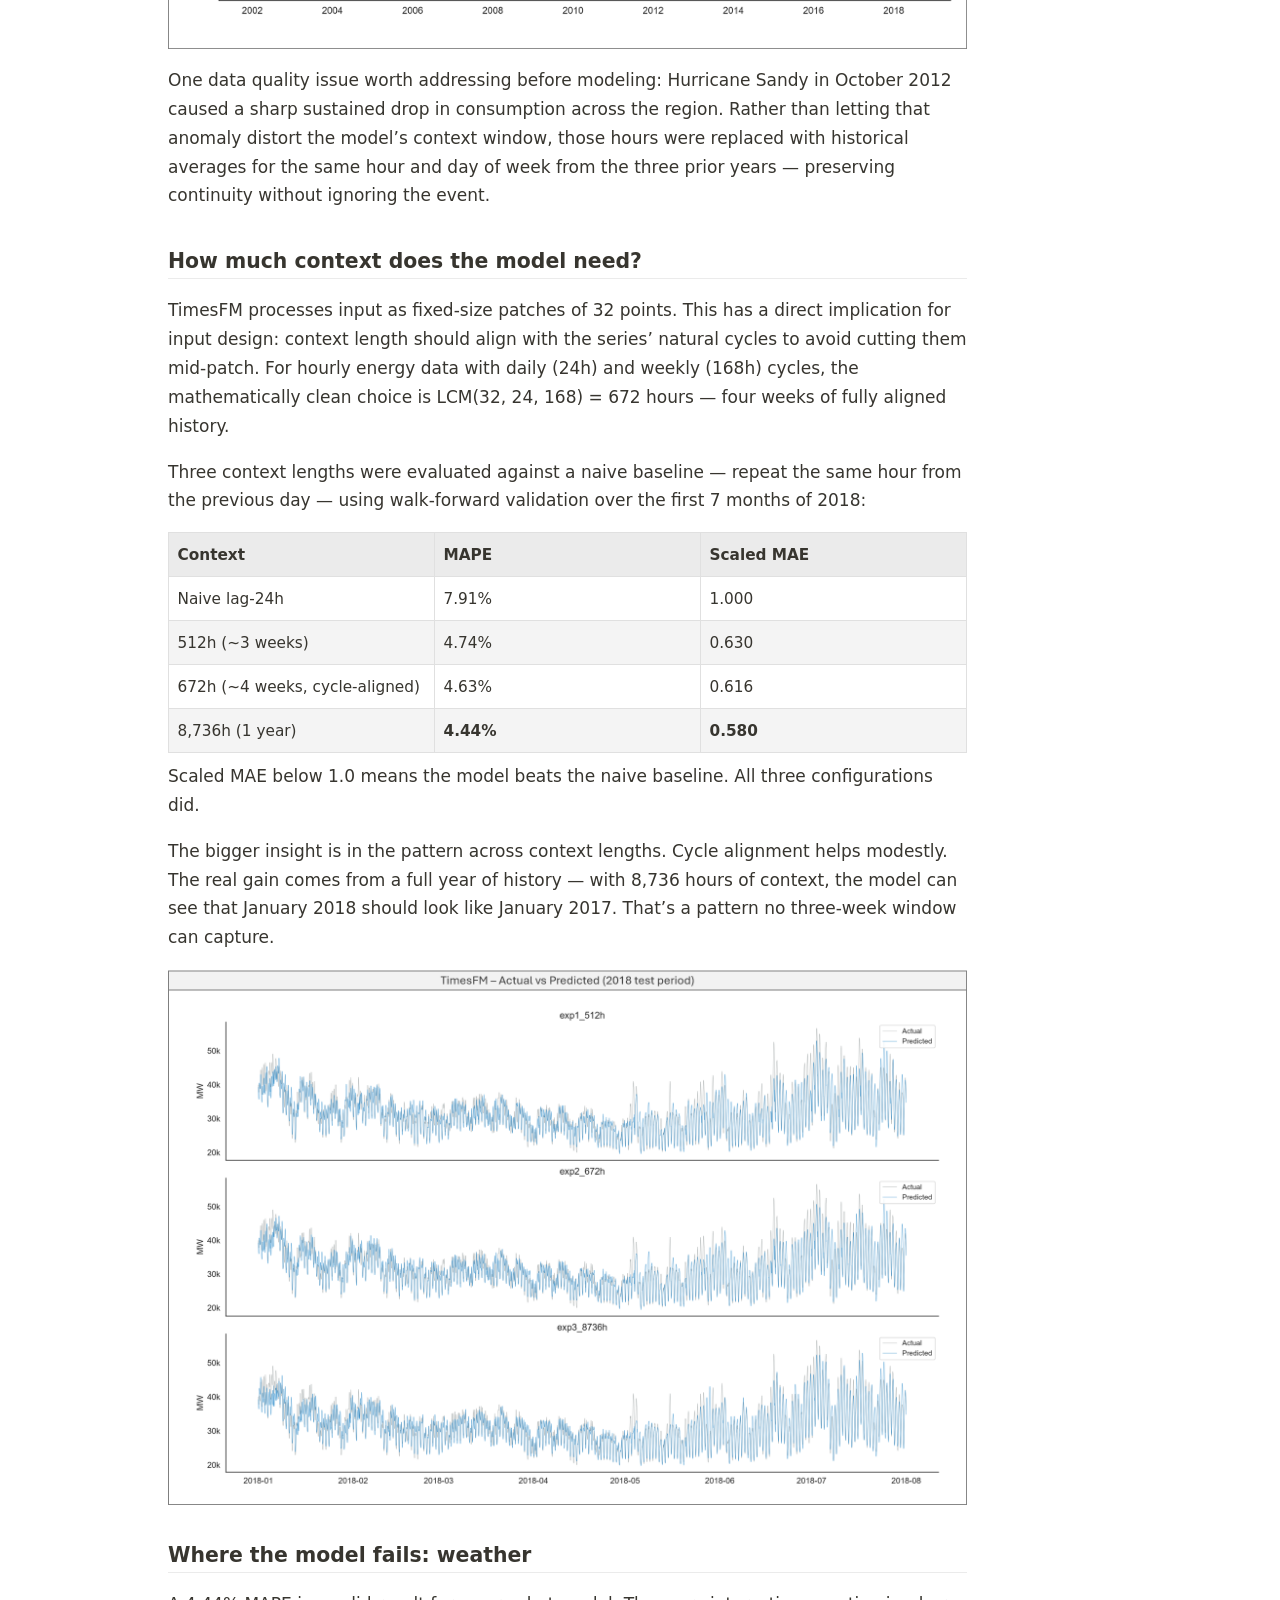
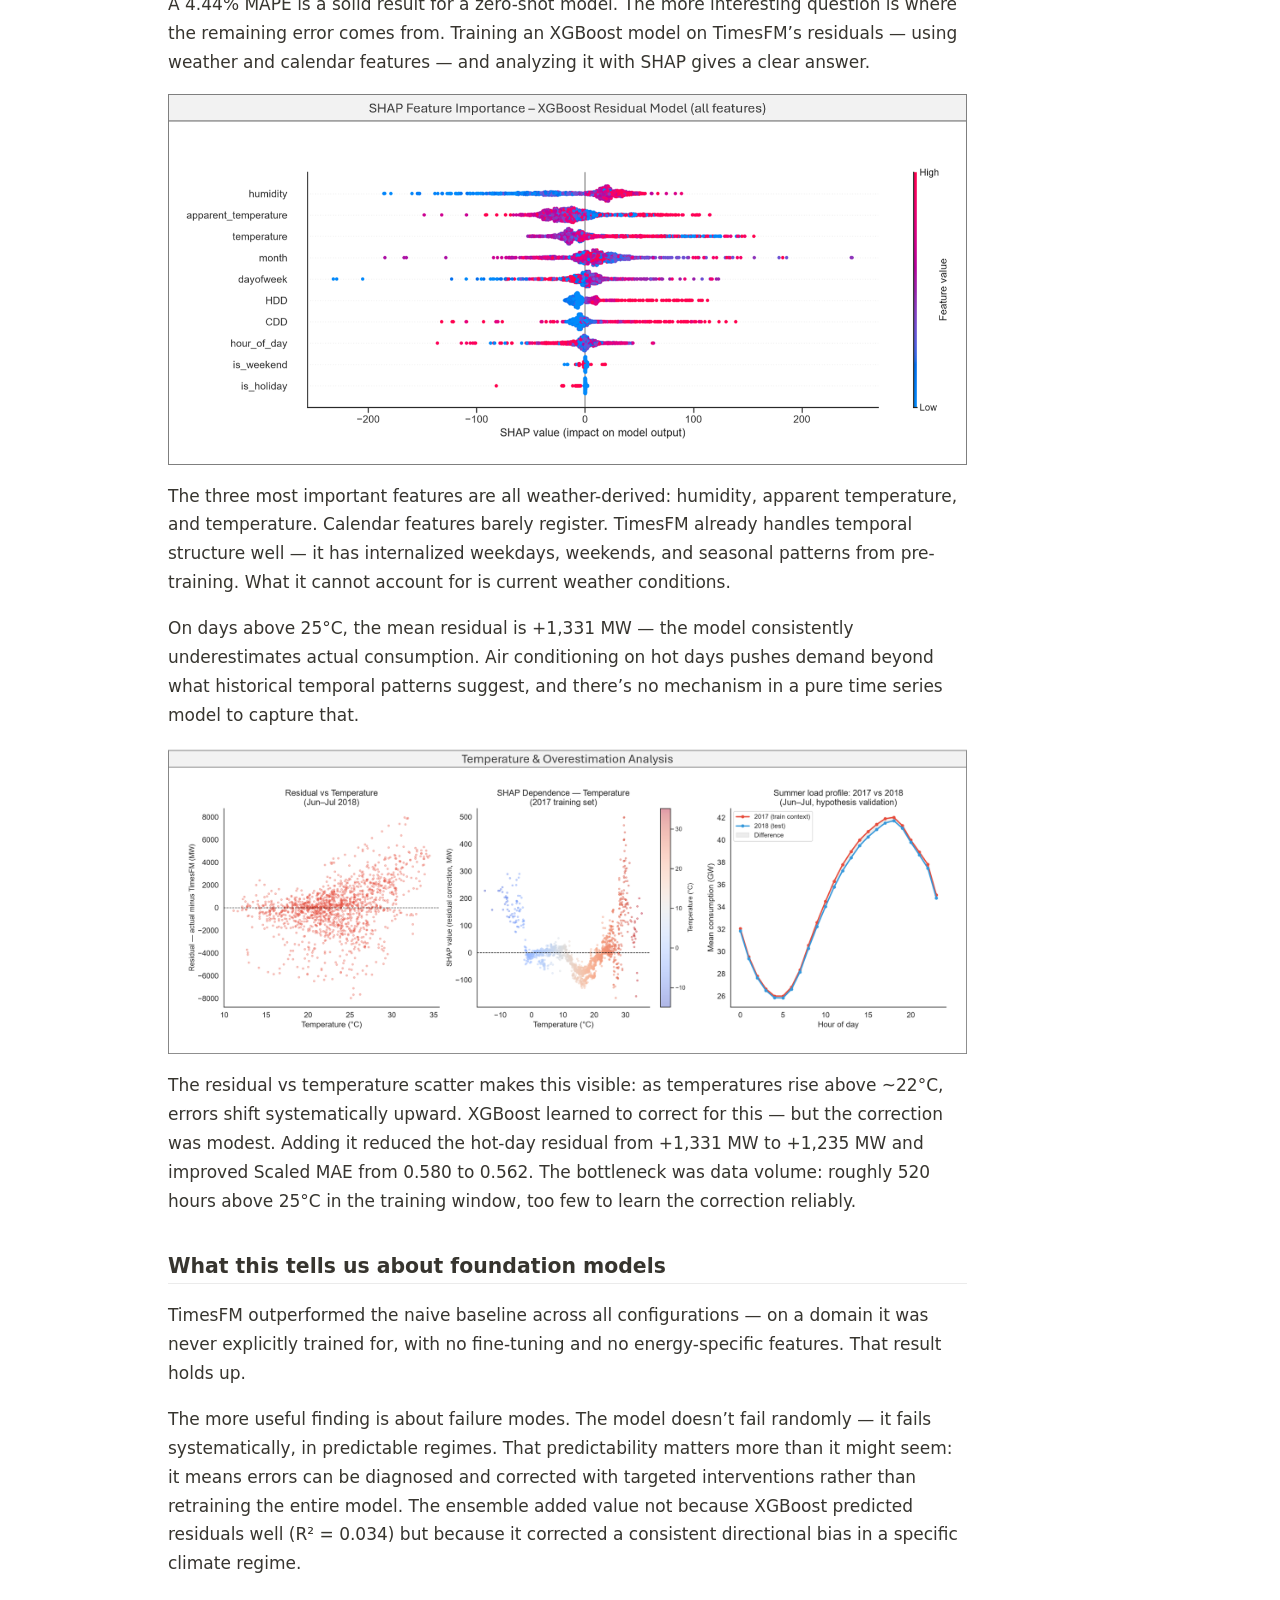
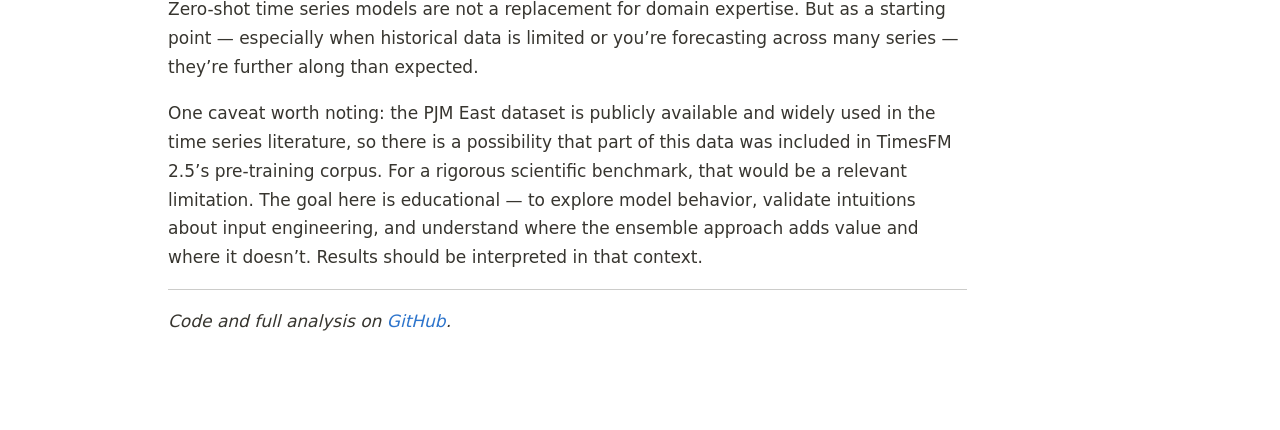
<file: docs/projects/timesfm-energy/index.html>
<!DOCTYPE html>
<html xmlns="http://www.w3.org/1999/xhtml" lang="en" xml:lang="en"><head>

<meta charset="utf-8">
<meta name="generator" content="quarto-1.9.38">

<meta name="viewport" content="width=device-width, initial-scale=1.0, user-scalable=yes">


<title>Energy Demand Forecasting: Testing a Zero-Shot Foundation Model on Real Grid Data – Marcelo Arita</title>
<style>
/* Default styles provided by pandoc.
** See https://pandoc.org/MANUAL.html#variables-for-html for config info.
*/
code{white-space: pre-wrap;}
span.smallcaps{font-variant: small-caps;}
div.columns{display: flex; gap: min(4vw, 1.5em);}
div.column{flex: auto; overflow-x: auto;}
div.hanging-indent{margin-left: 1.5em; text-indent: -1.5em;}
ul.task-list{list-style: none;}
ul.task-list li input[type="checkbox"] {
  width: 0.8em;
  margin: 0 0.8em 0.2em -1em; /* quarto-specific, see https://github.com/quarto-dev/quarto-cli/issues/4556 */ 
  vertical-align: middle;
}
</style>


<script src="../../site_libs/quarto-nav/quarto-nav.js"></script>
<script src="../../site_libs/quarto-nav/headroom.min.js"></script>
<script src="../../site_libs/clipboard/clipboard.min.js"></script>
<script src="../../site_libs/quarto-search/autocomplete.umd.js"></script>
<script src="../../site_libs/quarto-search/fuse.min.js"></script>
<script src="../../site_libs/quarto-search/quarto-search.js"></script>
<meta name="quarto:offset" content="../../">
<link href="../../profile.png" rel="icon" type="image/png">
<script src="../../site_libs/quarto-html/quarto.js" type="module"></script>
<script src="../../site_libs/quarto-html/tabsets/tabsets.js" type="module"></script>
<script src="../../site_libs/quarto-html/popper.min.js"></script>
<script src="../../site_libs/quarto-html/tippy.umd.min.js"></script>
<script src="../../site_libs/quarto-html/anchor.min.js"></script>
<link href="../../site_libs/quarto-html/tippy.css" rel="stylesheet">
<link href="../../site_libs/quarto-html/quarto-syntax-highlighting-15634bcf2e68342d4ad2dfa704d543f6.css" rel="stylesheet" id="quarto-text-highlighting-styles">
<script src="../../site_libs/bootstrap/bootstrap.min.js"></script>
<link href="../../site_libs/bootstrap/bootstrap-icons.css" rel="stylesheet">
<link href="../../site_libs/bootstrap/bootstrap-63098deb4f8353bac9e8f8b1ef08aac8.min.css" rel="stylesheet" append-hash="true" id="quarto-bootstrap" data-mode="light">
<script id="quarto-search-options" type="application/json">{
  "location": "navbar",
  "copy-button": false,
  "collapse-after": 3,
  "panel-placement": "end",
  "type": "overlay",
  "limit": 50,
  "keyboard-shortcut": [
    "f",
    "/",
    "s"
  ],
  "show-item-context": false,
  "language": {
    "search-no-results-text": "No results",
    "search-matching-documents-text": "matching documents",
    "search-copy-link-title": "Copy link to search",
    "search-hide-matches-text": "Hide additional matches",
    "search-more-match-text": "more match in this document",
    "search-more-matches-text": "more matches in this document",
    "search-clear-button-title": "Clear",
    "search-text-placeholder": "",
    "search-detached-cancel-button-title": "Cancel",
    "search-submit-button-title": "Submit",
    "search-label": "Search"
  }
}</script>


<meta property="og:title" content="Marcelo Arita">
<meta property="og:description" content="Senior Data Scientist — time series, LLM agents, and machine learning applied to real-world data.">
<meta property="og:image" content="profile.png">
<meta property="og:site_name" content="Marcelo Arita">
</head>

<body class="nav-fixed quarto-light">

<div id="quarto-search-results"></div>
  <header id="quarto-header" class="headroom fixed-top">
    <nav class="navbar navbar-expand-lg " data-bs-theme="dark">
      <div class="navbar-container container-fluid">
      <div class="navbar-brand-container mx-auto">
    <a class="navbar-brand" href="../../index.html">
    <span class="navbar-title">Marcelo Arita</span>
    </a>
  </div>
            <div id="quarto-search" class="" title="Search"></div>
          <button class="navbar-toggler" type="button" data-bs-toggle="collapse" data-bs-target="#navbarCollapse" aria-controls="navbarCollapse" role="menu" aria-expanded="false" aria-label="Toggle navigation" onclick="if (window.quartoToggleHeadroom) { window.quartoToggleHeadroom(); }">
  <span class="navbar-toggler-icon"></span>
</button>
          <div class="collapse navbar-collapse" id="navbarCollapse">
            <ul class="navbar-nav navbar-nav-scroll me-auto">
  <li class="nav-item">
    <a class="nav-link" href="../../projects/index.html"> 
<span class="menu-text">Projects</span></a>
  </li>  
</ul>
          </div> <!-- /navcollapse -->
            <div class="quarto-navbar-tools">
</div>
      </div> <!-- /container-fluid -->
    </nav>
</header>
<!-- content -->
<div id="quarto-content" class="quarto-container page-columns page-rows-contents page-layout-article page-navbar">
<!-- sidebar -->
<!-- margin-sidebar -->
    <div id="quarto-margin-sidebar" class="sidebar margin-sidebar">
        <nav id="TOC" role="doc-toc" class="toc-active">
    <h2 id="toc-title">On this page</h2>
   
  <ul class="collapse">
  <li><a href="#why-this-problem-is-harder-than-it-looks" id="toc-why-this-problem-is-harder-than-it-looks" class="nav-link active" data-scroll-target="#why-this-problem-is-harder-than-it-looks">Why this problem is harder than it looks</a></li>
  <li><a href="#timesfm-and-the-zero-shot-premise" id="toc-timesfm-and-the-zero-shot-premise" class="nav-link" data-scroll-target="#timesfm-and-the-zero-shot-premise">TimesFM and the zero-shot premise</a></li>
  <li><a href="#years-of-a-power-grid" id="toc-years-of-a-power-grid" class="nav-link" data-scroll-target="#years-of-a-power-grid">16 years of a power grid</a></li>
  <li><a href="#how-much-context-does-the-model-need" id="toc-how-much-context-does-the-model-need" class="nav-link" data-scroll-target="#how-much-context-does-the-model-need">How much context does the model need?</a></li>
  <li><a href="#where-the-model-fails-weather" id="toc-where-the-model-fails-weather" class="nav-link" data-scroll-target="#where-the-model-fails-weather">Where the model fails: weather</a></li>
  <li><a href="#what-this-tells-us-about-foundation-models" id="toc-what-this-tells-us-about-foundation-models" class="nav-link" data-scroll-target="#what-this-tells-us-about-foundation-models">What this tells us about foundation models</a></li>
  </ul>
</nav>
    </div>
<!-- main -->
<main class="content" id="quarto-document-content">

<header id="title-block-header" class="quarto-title-block default">
<div class="quarto-title">
<h1 class="title">Energy Demand Forecasting: Testing a Zero-Shot Foundation Model on Real Grid Data</h1>
</div>



<div class="quarto-title-meta">

    
  
    
  </div>
  


</header>


<div class="project-meta">
  <span><strong>Domain:</strong> Time Series</span>
  <span><strong>Industry:</strong> Energy &amp; Utilities</span>
  <span><strong>Keywords:</strong> Time Series, TimesFM, Zero-Shot Forecasting, XGBoost, SHAP</span>
  <span><strong>Updated:</strong> Jun 2026</span>
</div>
<section id="why-this-problem-is-harder-than-it-looks" class="level2">
<h2 class="anchored" data-anchor-id="why-this-problem-is-harder-than-it-looks">Why this problem is harder than it looks</h2>
<p>Predicting electricity demand hour by hour sounds straightforward — the data is regular, the patterns are visible, and grids have been doing this for decades. But the difficulty is in the details. A single heat wave can push demand up by thousands of megawatts in hours. A holiday shifts the entire daily profile. An extreme weather event like a hurricane can collapse consumption overnight.</p>
<p>The standard solution is a dedicated model trained on historical data from the specific grid you care about. It works well — but it requires data, time, and ongoing maintenance for every new series you add.</p>
<p>I wanted to test a different approach: skip the training entirely, hand a pre-trained foundation model some recent history, and see if it could produce useful forecasts out of the box.</p>
</section>
<section id="timesfm-and-the-zero-shot-premise" class="level2">
<h2 class="anchored" data-anchor-id="timesfm-and-the-zero-shot-premise">TimesFM and the zero-shot premise</h2>
<p>TimesFM 2.5 (Time Series Foundational Model) is a foundation model from Google Research, pre-trained on hundreds of billions of time series points across diverse domains — energy, retail, finance, weather. The premise is the same as modern LLMs: train on enough diverse data and the model learns patterns that generalize to new domains without retraining.</p>
<p>In practice, this means you give it a window of recent history as context, and it returns a forecast. No fine-tuning. No domain-specific features. No knowledge of what a power grid is.</p>
<p>The honest prior going in: a model with no energy-specific training should capture general temporal patterns reasonably well — daily and weekly cycles are not unique to power grids. Whether it could beat even a naive baseline was less obvious.</p>
</section>
<section id="years-of-a-power-grid" class="level2">
<h2 class="anchored" data-anchor-id="years-of-a-power-grid">16 years of a power grid</h2>
<p>The dataset is hourly load data from the PJM East grid — the electrical network serving the northeastern United States, from 2002 to 2018. Strong daily cycles, clear weekly rhythms, pronounced annual seasonality driven by heating and cooling demand.</p>
<p><img src="images/grid-overview.png" class="img-fluid"></p>
<p>One data quality issue worth addressing before modeling: Hurricane Sandy in October 2012 caused a sharp sustained drop in consumption across the region. Rather than letting that anomaly distort the model’s context window, those hours were replaced with historical averages for the same hour and day of week from the three prior years — preserving continuity without ignoring the event.</p>
</section>
<section id="how-much-context-does-the-model-need" class="level2">
<h2 class="anchored" data-anchor-id="how-much-context-does-the-model-need">How much context does the model need?</h2>
<p>TimesFM processes input as fixed-size patches of 32 points. This has a direct implication for input design: context length should align with the series’ natural cycles to avoid cutting them mid-patch. For hourly energy data with daily (24h) and weekly (168h) cycles, the mathematically clean choice is LCM(32, 24, 168) = 672 hours — four weeks of fully aligned history.</p>
<p>Three context lengths were evaluated against a naive baseline — repeat the same hour from the previous day — using walk-forward validation over the first 7 months of 2018:</p>
<table class="caption-top table">
<thead>
<tr class="header">
<th>Context</th>
<th>MAPE</th>
<th>Scaled MAE</th>
</tr>
</thead>
<tbody>
<tr class="odd">
<td>Naive lag-24h</td>
<td>7.91%</td>
<td>1.000</td>
</tr>
<tr class="even">
<td>512h (~3 weeks)</td>
<td>4.74%</td>
<td>0.630</td>
</tr>
<tr class="odd">
<td>672h (~4 weeks, cycle-aligned)</td>
<td>4.63%</td>
<td>0.616</td>
</tr>
<tr class="even">
<td>8,736h (1 year)</td>
<td><strong>4.44%</strong></td>
<td><strong>0.580</strong></td>
</tr>
</tbody>
</table>
<p>Scaled MAE below 1.0 means the model beats the naive baseline. All three configurations did.</p>
<p>The bigger insight is in the pattern across context lengths. Cycle alignment helps modestly. The real gain comes from a full year of history — with 8,736 hours of context, the model can see that January 2018 should look like January 2017. That’s a pattern no three-week window can capture.</p>
<p><img src="images/context-comparison.png" class="img-fluid"></p>
</section>
<section id="where-the-model-fails-weather" class="level2">
<h2 class="anchored" data-anchor-id="where-the-model-fails-weather">Where the model fails: weather</h2>
<p>A 4.44% MAPE is a solid result for a zero-shot model. The more interesting question is where the remaining error comes from. Training an XGBoost model on TimesFM’s residuals — using weather and calendar features — and analyzing it with SHAP gives a clear answer.</p>
<p><img src="images/shap-features.png" class="img-fluid"></p>
<p>The three most important features are all weather-derived: humidity, apparent temperature, and temperature. Calendar features barely register. TimesFM already handles temporal structure well — it has internalized weekdays, weekends, and seasonal patterns from pre-training. What it cannot account for is current weather conditions.</p>
<p>On days above 25°C, the mean residual is +1,331 MW — the model consistently underestimates actual consumption. Air conditioning on hot days pushes demand beyond what historical temporal patterns suggest, and there’s no mechanism in a pure time series model to capture that.</p>
<p><img src="images/residual-temperature.png" class="img-fluid"></p>
<p>The residual vs temperature scatter makes this visible: as temperatures rise above ~22°C, errors shift systematically upward. XGBoost learned to correct for this — but the correction was modest. Adding it reduced the hot-day residual from +1,331 MW to +1,235 MW and improved Scaled MAE from 0.580 to 0.562. The bottleneck was data volume: roughly 520 hours above 25°C in the training window, too few to learn the correction reliably.</p>
</section>
<section id="what-this-tells-us-about-foundation-models" class="level2">
<h2 class="anchored" data-anchor-id="what-this-tells-us-about-foundation-models">What this tells us about foundation models</h2>
<p>TimesFM outperformed the naive baseline across all configurations — on a domain it was never explicitly trained for, with no fine-tuning and no energy-specific features. That result holds up.</p>
<p>The more useful finding is about failure modes. The model doesn’t fail randomly — it fails systematically, in predictable regimes. That predictability matters more than it might seem: it means errors can be diagnosed and corrected with targeted interventions rather than retraining the entire model. The ensemble added value not because XGBoost predicted residuals well (R² = 0.034) but because it corrected a consistent directional bias in a specific climate regime.</p>
<p>Zero-shot time series models are not a replacement for domain expertise. But as a starting point — especially when historical data is limited or you’re forecasting across many series — they’re further along than expected.</p>
<p>One caveat worth noting: the PJM East dataset is publicly available and widely used in the time series literature, so there is a possibility that part of this data was included in TimesFM 2.5’s pre-training corpus. For a rigorous scientific benchmark, that would be a relevant limitation. The goal here is educational — to explore model behavior, validate intuitions about input engineering, and understand where the ensemble approach adds value and where it doesn’t. Results should be interpreted in that context.</p>
<hr>
<p><em>Code and full analysis on <a href="https://github.com/marceloarita/timesfm-introduction/tree/main/01-energy-forecasting">GitHub</a>.</em></p>


</section>

</main> <!-- /main -->
<script id="quarto-html-after-body" type="application/javascript">
  window.document.addEventListener("DOMContentLoaded", function (event) {
    const icon = "";
    const anchorJS = new window.AnchorJS();
    anchorJS.options = {
      placement: 'right',
      icon: icon
    };
    anchorJS.add('.anchored');
    const isCodeAnnotation = (el) => {
      for (const clz of el.classList) {
        if (clz.startsWith('code-annotation-')) {                     
          return true;
        }
      }
      return false;
    }
    const onCopySuccess = function(e) {
      // button target
      const button = e.trigger;
      // don't keep focus
      button.blur();
      // flash "checked"
      button.classList.add('code-copy-button-checked');
      var currentTitle = button.getAttribute("title");
      button.setAttribute("title", "Copied!");
      let tooltip;
      if (window.bootstrap) {
        button.setAttribute("data-bs-toggle", "tooltip");
        button.setAttribute("data-bs-placement", "left");
        button.setAttribute("data-bs-title", "Copied!");
        tooltip = new bootstrap.Tooltip(button, 
          { trigger: "manual", 
            customClass: "code-copy-button-tooltip",
            offset: [0, -8]});
        tooltip.show();    
      }
      setTimeout(function() {
        if (tooltip) {
          tooltip.hide();
          button.removeAttribute("data-bs-title");
          button.removeAttribute("data-bs-toggle");
          button.removeAttribute("data-bs-placement");
        }
        button.setAttribute("title", currentTitle);
        button.classList.remove('code-copy-button-checked');
      }, 1000);
      // clear code selection
      e.clearSelection();
    }
    const getTextToCopy = function(trigger) {
      const outerScaffold = trigger.parentElement.cloneNode(true);
      const codeEl = outerScaffold.querySelector('code');
      for (const childEl of codeEl.children) {
        if (isCodeAnnotation(childEl)) {
          childEl.remove();
        }
      }
      return codeEl.innerText;
    }
    const clipboard = new window.ClipboardJS('.code-copy-button:not([data-in-quarto-modal])', {
      text: getTextToCopy
    });
    clipboard.on('success', onCopySuccess);
    if (window.document.getElementById('quarto-embedded-source-code-modal')) {
      const clipboardModal = new window.ClipboardJS('.code-copy-button[data-in-quarto-modal]', {
        text: getTextToCopy,
        container: window.document.getElementById('quarto-embedded-source-code-modal')
      });
      clipboardModal.on('success', onCopySuccess);
    }
      var localhostRegex = new RegExp(/^(?:http|https):\/\/localhost\:?[0-9]*\//);
      var mailtoRegex = new RegExp(/^mailto:/);
        var filterRegex = new RegExp('/' + window.location.host + '/');
      var isInternal = (href) => {
          return filterRegex.test(href) || localhostRegex.test(href) || mailtoRegex.test(href);
      }
      // Inspect non-navigation links and adorn them if external
     var links = window.document.querySelectorAll('a[href]:not(.nav-link):not(.navbar-brand):not(.toc-action):not(.sidebar-link):not(.sidebar-item-toggle):not(.pagination-link):not(.no-external):not([aria-hidden]):not(.dropdown-item):not(.quarto-navigation-tool):not(.about-link)');
      for (var i=0; i<links.length; i++) {
        const link = links[i];
        if (!isInternal(link.href)) {
          // undo the damage that might have been done by quarto-nav.js in the case of
          // links that we want to consider external
          if (link.dataset.originalHref !== undefined) {
            link.href = link.dataset.originalHref;
          }
        }
      }
    function tippyHover(el, contentFn, onTriggerFn, onUntriggerFn) {
      const config = {
        allowHTML: true,
        maxWidth: 500,
        delay: 100,
        arrow: false,
        appendTo: function(el) {
            return el.parentElement;
        },
        interactive: true,
        interactiveBorder: 10,
        theme: 'quarto',
        placement: 'bottom-start',
      };
      if (contentFn) {
        config.content = contentFn;
      }
      if (onTriggerFn) {
        config.onTrigger = onTriggerFn;
      }
      if (onUntriggerFn) {
        config.onUntrigger = onUntriggerFn;
      }
      window.tippy(el, config); 
    }
    const noterefs = window.document.querySelectorAll('a[role="doc-noteref"]');
    for (var i=0; i<noterefs.length; i++) {
      const ref = noterefs[i];
      tippyHover(ref, function() {
        // use id or data attribute instead here
        let href = ref.getAttribute('data-footnote-href') || ref.getAttribute('href');
        try { href = new URL(href).hash; } catch {}
        const id = href.replace(/^#\/?/, "");
        const note = window.document.getElementById(id);
        if (note) {
          return note.innerHTML;
        } else {
          return "";
        }
      });
    }
    const xrefs = window.document.querySelectorAll('a.quarto-xref');
    const processXRef = (id, note) => {
      // Strip column container classes
      const stripColumnClz = (el) => {
        el.classList.remove("page-full", "page-columns");
        if (el.children) {
          for (const child of el.children) {
            stripColumnClz(child);
          }
        }
      }
      stripColumnClz(note)
      if (id === null || id.startsWith('sec-')) {
        // Special case sections, only their first couple elements
        const container = document.createElement("div");
        if (note.children && note.children.length > 2) {
          container.appendChild(note.children[0].cloneNode(true));
          for (let i = 1; i < note.children.length; i++) {
            const child = note.children[i];
            if (child.tagName === "P" && child.innerText === "") {
              continue;
            } else {
              container.appendChild(child.cloneNode(true));
              break;
            }
          }
          if (window.Quarto?.typesetMath) {
            window.Quarto.typesetMath(container);
          }
          return container.innerHTML
        } else {
          if (window.Quarto?.typesetMath) {
            window.Quarto.typesetMath(note);
          }
          return note.innerHTML;
        }
      } else {
        // Remove any anchor links if they are present
        const anchorLink = note.querySelector('a.anchorjs-link');
        if (anchorLink) {
          anchorLink.remove();
        }
        if (window.Quarto?.typesetMath) {
          window.Quarto.typesetMath(note);
        }
        if (note.classList.contains("callout")) {
          return note.outerHTML;
        } else {
          return note.innerHTML;
        }
      }
    }
    for (var i=0; i<xrefs.length; i++) {
      const xref = xrefs[i];
      tippyHover(xref, undefined, function(instance) {
        instance.disable();
        let url = xref.getAttribute('href');
        let hash = undefined; 
        if (url.startsWith('#')) {
          hash = url;
        } else {
          try { hash = new URL(url).hash; } catch {}
        }
        if (hash) {
          const id = hash.replace(/^#\/?/, "");
          const note = window.document.getElementById(id);
          if (note !== null) {
            try {
              const html = processXRef(id, note.cloneNode(true));
              instance.setContent(html);
            } finally {
              instance.enable();
              instance.show();
            }
          } else {
            // See if we can fetch this
            fetch(url.split('#')[0])
            .then(res => res.text())
            .then(html => {
              const parser = new DOMParser();
              const htmlDoc = parser.parseFromString(html, "text/html");
              const note = htmlDoc.getElementById(id);
              if (note !== null) {
                const html = processXRef(id, note);
                instance.setContent(html);
              } 
            }).finally(() => {
              instance.enable();
              instance.show();
            });
          }
        } else {
          // See if we can fetch a full url (with no hash to target)
          // This is a special case and we should probably do some content thinning / targeting
          fetch(url)
          .then(res => res.text())
          .then(html => {
            const parser = new DOMParser();
            const htmlDoc = parser.parseFromString(html, "text/html");
            const note = htmlDoc.querySelector('main.content');
            if (note !== null) {
              // This should only happen for chapter cross references
              // (since there is no id in the URL)
              // remove the first header
              if (note.children.length > 0 && note.children[0].tagName === "HEADER") {
                note.children[0].remove();
              }
              const html = processXRef(null, note);
              instance.setContent(html);
            } 
          }).finally(() => {
            instance.enable();
            instance.show();
          });
        }
      }, function(instance) {
      });
    }
        let selectedAnnoteEl;
        const selectorForAnnotation = ( cell, annotation) => {
          let cellAttr = 'data-code-cell="' + cell + '"';
          let lineAttr = 'data-code-annotation="' +  annotation + '"';
          const selector = 'span[' + cellAttr + '][' + lineAttr + ']';
          return selector;
        }
        const selectCodeLines = (annoteEl) => {
          const doc = window.document;
          const targetCell = annoteEl.getAttribute("data-target-cell");
          const targetAnnotation = annoteEl.getAttribute("data-target-annotation");
          const annoteSpan = window.document.querySelector(selectorForAnnotation(targetCell, targetAnnotation));
          const lines = annoteSpan.getAttribute("data-code-lines").split(",");
          const lineIds = lines.map((line) => {
            return targetCell + "-" + line;
          })
          let top = null;
          let height = null;
          let parent = null;
          if (lineIds.length > 0) {
              //compute the position of the single el (top and bottom and make a div)
              const el = window.document.getElementById(lineIds[0]);
              top = el.offsetTop;
              height = el.offsetHeight;
              parent = el.parentElement.parentElement;
            if (lineIds.length > 1) {
              const lastEl = window.document.getElementById(lineIds[lineIds.length - 1]);
              const bottom = lastEl.offsetTop + lastEl.offsetHeight;
              height = bottom - top;
            }
            if (top !== null && height !== null && parent !== null) {
              // cook up a div (if necessary) and position it 
              let div = window.document.getElementById("code-annotation-line-highlight");
              if (div === null) {
                div = window.document.createElement("div");
                div.setAttribute("id", "code-annotation-line-highlight");
                div.style.position = 'absolute';
                parent.appendChild(div);
              }
              div.style.top = top - 2 + "px";
              div.style.height = height + 4 + "px";
              div.style.left = 0;
              let gutterDiv = window.document.getElementById("code-annotation-line-highlight-gutter");
              if (gutterDiv === null) {
                gutterDiv = window.document.createElement("div");
                gutterDiv.setAttribute("id", "code-annotation-line-highlight-gutter");
                gutterDiv.style.position = 'absolute';
                const codeCell = window.document.getElementById(targetCell);
                const gutter = codeCell.querySelector('.code-annotation-gutter');
                gutter.appendChild(gutterDiv);
              }
              gutterDiv.style.top = top - 2 + "px";
              gutterDiv.style.height = height + 4 + "px";
            }
            selectedAnnoteEl = annoteEl;
          }
        };
        const unselectCodeLines = () => {
          const elementsIds = ["code-annotation-line-highlight", "code-annotation-line-highlight-gutter"];
          elementsIds.forEach((elId) => {
            const div = window.document.getElementById(elId);
            if (div) {
              div.remove();
            }
          });
          selectedAnnoteEl = undefined;
        };
          // Handle positioning of the toggle
      window.addEventListener(
        "resize",
        throttle(() => {
          elRect = undefined;
          if (selectedAnnoteEl) {
            selectCodeLines(selectedAnnoteEl);
          }
        }, 10)
      );
      function throttle(fn, ms) {
      let throttle = false;
      let timer;
        return (...args) => {
          if(!throttle) { // first call gets through
              fn.apply(this, args);
              throttle = true;
          } else { // all the others get throttled
              if(timer) clearTimeout(timer); // cancel #2
              timer = setTimeout(() => {
                fn.apply(this, args);
                timer = throttle = false;
              }, ms);
          }
        };
      }
        // Attach click handler to the DT
        const annoteDls = window.document.querySelectorAll('dt[data-target-cell]');
        for (const annoteDlNode of annoteDls) {
          annoteDlNode.addEventListener('click', (event) => {
            const clickedEl = event.target;
            if (clickedEl !== selectedAnnoteEl) {
              unselectCodeLines();
              const activeEl = window.document.querySelector('dt[data-target-cell].code-annotation-active');
              if (activeEl) {
                activeEl.classList.remove('code-annotation-active');
              }
              selectCodeLines(clickedEl);
              clickedEl.classList.add('code-annotation-active');
            } else {
              // Unselect the line
              unselectCodeLines();
              clickedEl.classList.remove('code-annotation-active');
            }
          });
        }
    const findCites = (el) => {
      const parentEl = el.parentElement;
      if (parentEl) {
        const cites = parentEl.dataset.cites;
        if (cites) {
          return {
            el,
            cites: cites.split(' ')
          };
        } else {
          return findCites(el.parentElement)
        }
      } else {
        return undefined;
      }
    };
    var bibliorefs = window.document.querySelectorAll('a[role="doc-biblioref"]');
    for (var i=0; i<bibliorefs.length; i++) {
      const ref = bibliorefs[i];
      const citeInfo = findCites(ref);
      if (citeInfo) {
        tippyHover(citeInfo.el, function() {
          var popup = window.document.createElement('div');
          citeInfo.cites.forEach(function(cite) {
            var citeDiv = window.document.createElement('div');
            citeDiv.classList.add('hanging-indent');
            citeDiv.classList.add('csl-entry');
            var biblioDiv = window.document.getElementById('ref-' + cite);
            if (biblioDiv) {
              citeDiv.innerHTML = biblioDiv.innerHTML;
            }
            popup.appendChild(citeDiv);
          });
          return popup.innerHTML;
        });
      }
    }
  });
  </script>
</div> <!-- /content -->




</body></html>
</file>
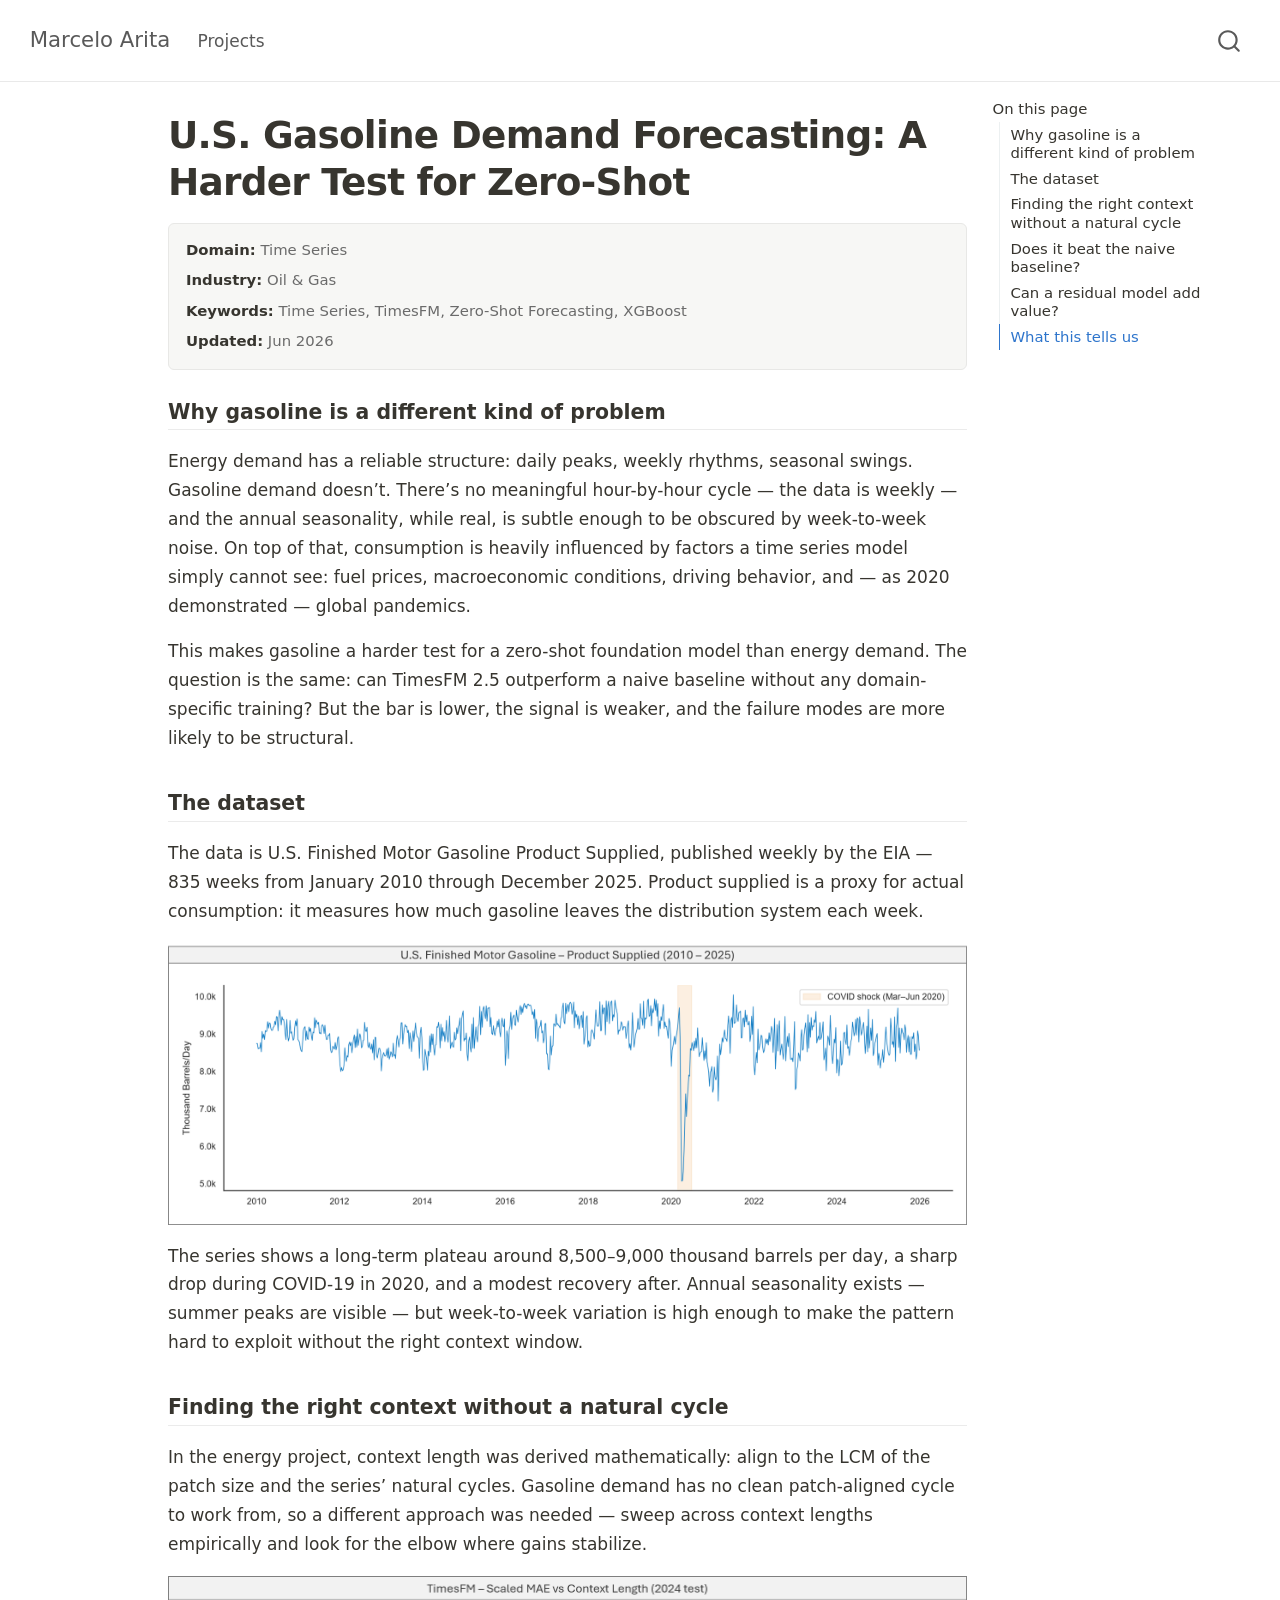
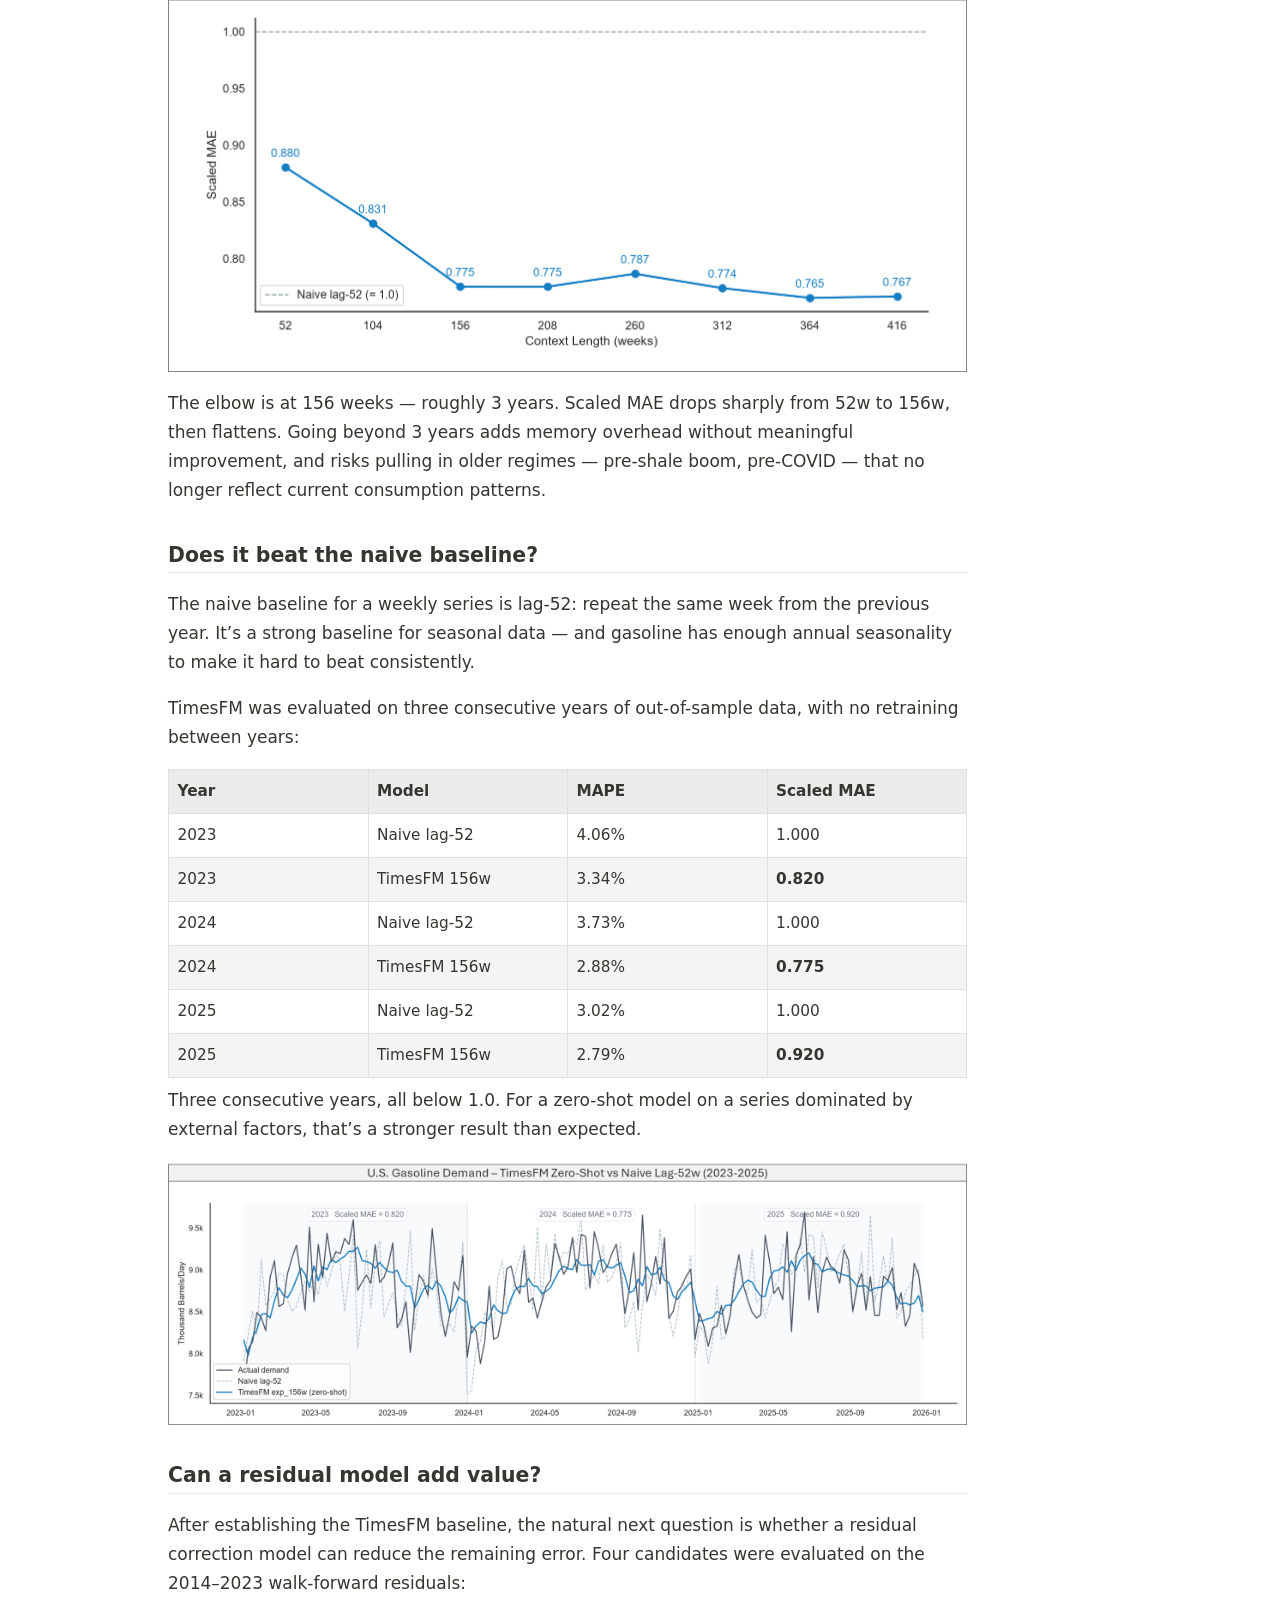
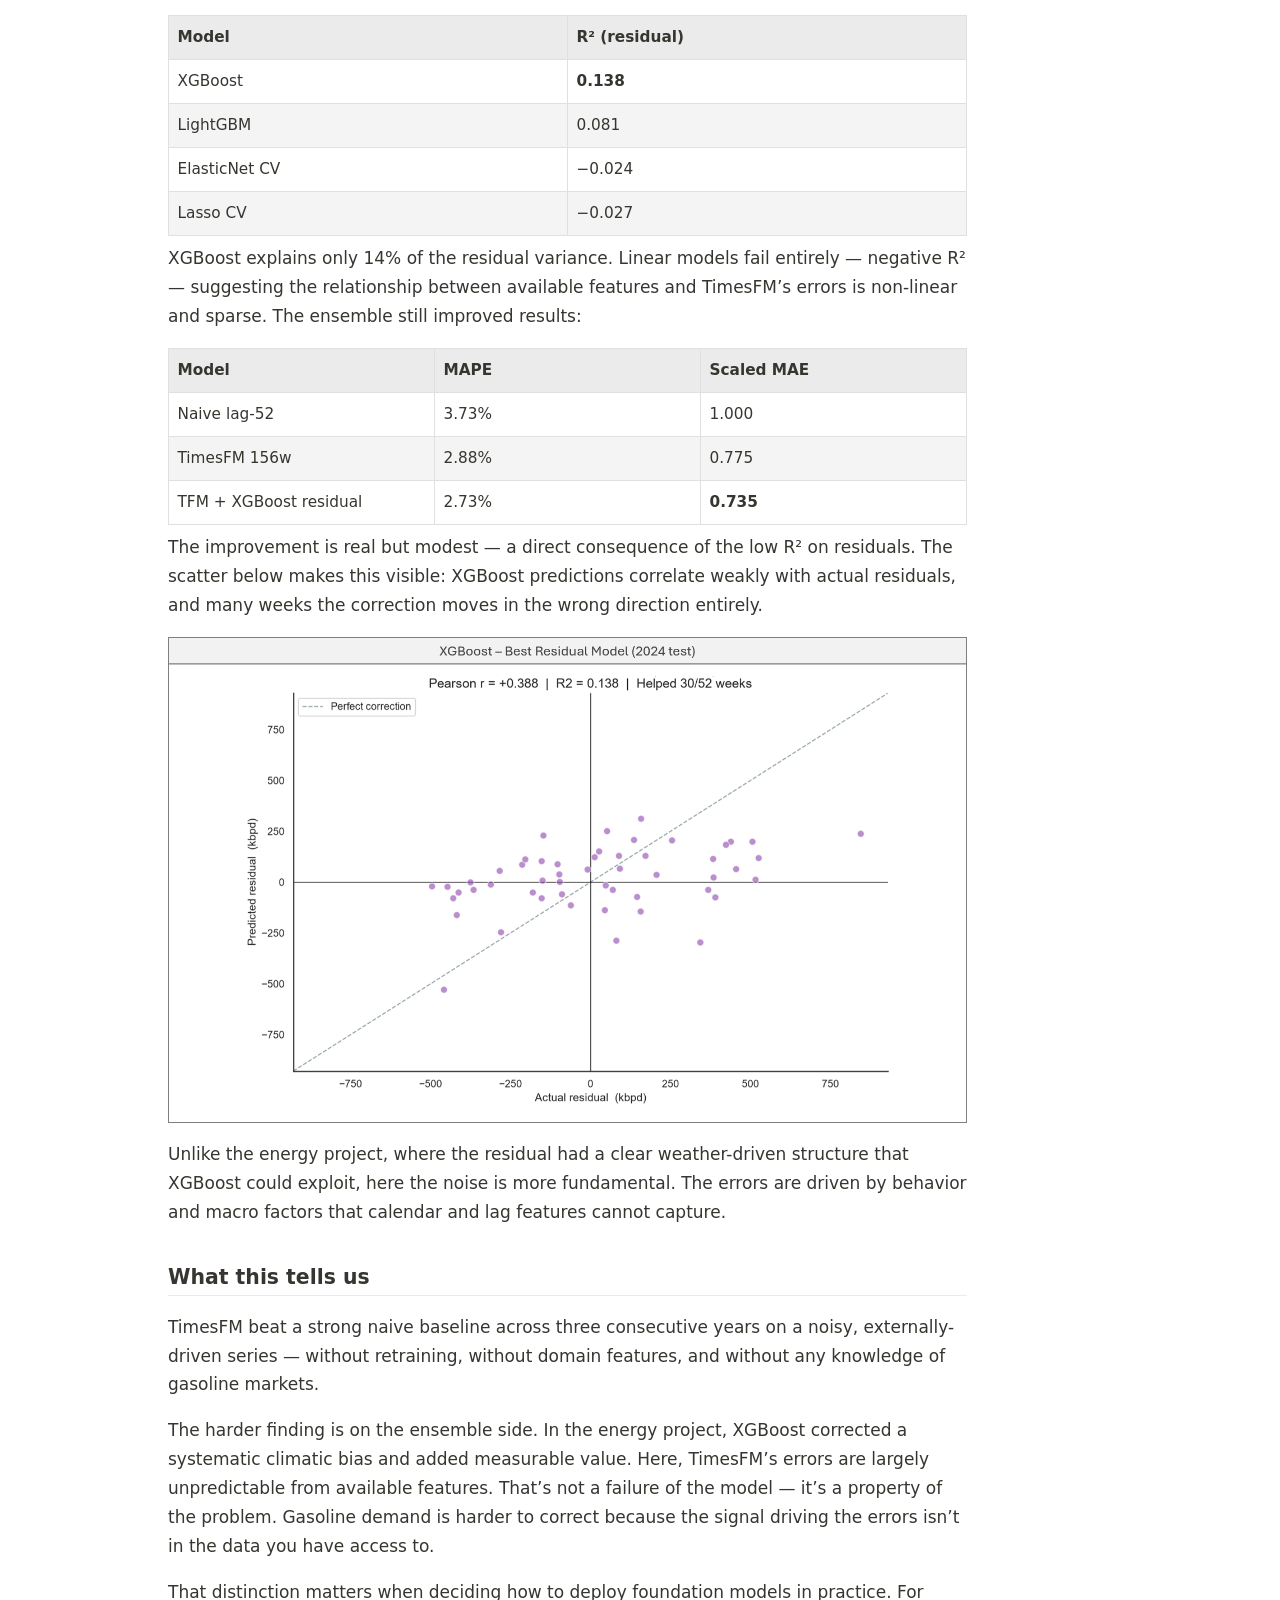
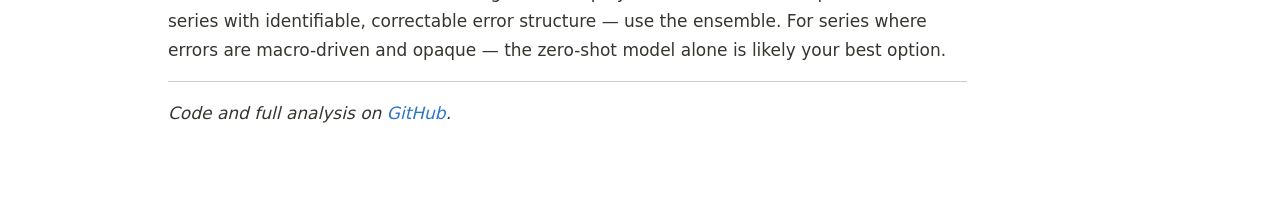
<file: docs/projects/timesfm-gasoline/index.html>
<!DOCTYPE html>
<html xmlns="http://www.w3.org/1999/xhtml" lang="en" xml:lang="en"><head>

<meta charset="utf-8">
<meta name="generator" content="quarto-1.9.38">

<meta name="viewport" content="width=device-width, initial-scale=1.0, user-scalable=yes">


<title>U.S. Gasoline Demand Forecasting: A Harder Test for Zero-Shot – Marcelo Arita</title>
<style>
/* Default styles provided by pandoc.
** See https://pandoc.org/MANUAL.html#variables-for-html for config info.
*/
code{white-space: pre-wrap;}
span.smallcaps{font-variant: small-caps;}
div.columns{display: flex; gap: min(4vw, 1.5em);}
div.column{flex: auto; overflow-x: auto;}
div.hanging-indent{margin-left: 1.5em; text-indent: -1.5em;}
ul.task-list{list-style: none;}
ul.task-list li input[type="checkbox"] {
  width: 0.8em;
  margin: 0 0.8em 0.2em -1em; /* quarto-specific, see https://github.com/quarto-dev/quarto-cli/issues/4556 */ 
  vertical-align: middle;
}
</style>


<script src="../../site_libs/quarto-nav/quarto-nav.js"></script>
<script src="../../site_libs/quarto-nav/headroom.min.js"></script>
<script src="../../site_libs/clipboard/clipboard.min.js"></script>
<script src="../../site_libs/quarto-search/autocomplete.umd.js"></script>
<script src="../../site_libs/quarto-search/fuse.min.js"></script>
<script src="../../site_libs/quarto-search/quarto-search.js"></script>
<meta name="quarto:offset" content="../../">
<link href="../../profile.png" rel="icon" type="image/png">
<script src="../../site_libs/quarto-html/quarto.js" type="module"></script>
<script src="../../site_libs/quarto-html/tabsets/tabsets.js" type="module"></script>
<script src="../../site_libs/quarto-html/popper.min.js"></script>
<script src="../../site_libs/quarto-html/tippy.umd.min.js"></script>
<script src="../../site_libs/quarto-html/anchor.min.js"></script>
<link href="../../site_libs/quarto-html/tippy.css" rel="stylesheet">
<link href="../../site_libs/quarto-html/quarto-syntax-highlighting-15634bcf2e68342d4ad2dfa704d543f6.css" rel="stylesheet" id="quarto-text-highlighting-styles">
<script src="../../site_libs/bootstrap/bootstrap.min.js"></script>
<link href="../../site_libs/bootstrap/bootstrap-icons.css" rel="stylesheet">
<link href="../../site_libs/bootstrap/bootstrap-63098deb4f8353bac9e8f8b1ef08aac8.min.css" rel="stylesheet" append-hash="true" id="quarto-bootstrap" data-mode="light">
<script id="quarto-search-options" type="application/json">{
  "location": "navbar",
  "copy-button": false,
  "collapse-after": 3,
  "panel-placement": "end",
  "type": "overlay",
  "limit": 50,
  "keyboard-shortcut": [
    "f",
    "/",
    "s"
  ],
  "show-item-context": false,
  "language": {
    "search-no-results-text": "No results",
    "search-matching-documents-text": "matching documents",
    "search-copy-link-title": "Copy link to search",
    "search-hide-matches-text": "Hide additional matches",
    "search-more-match-text": "more match in this document",
    "search-more-matches-text": "more matches in this document",
    "search-clear-button-title": "Clear",
    "search-text-placeholder": "",
    "search-detached-cancel-button-title": "Cancel",
    "search-submit-button-title": "Submit",
    "search-label": "Search"
  }
}</script>


<meta property="og:title" content="Marcelo Arita">
<meta property="og:description" content="Senior Data Scientist — time series, LLM agents, and machine learning applied to real-world data.">
<meta property="og:image" content="profile.png">
<meta property="og:site_name" content="Marcelo Arita">
</head>

<body class="nav-fixed quarto-light">

<div id="quarto-search-results"></div>
  <header id="quarto-header" class="headroom fixed-top">
    <nav class="navbar navbar-expand-lg " data-bs-theme="dark">
      <div class="navbar-container container-fluid">
      <div class="navbar-brand-container mx-auto">
    <a class="navbar-brand" href="../../index.html">
    <span class="navbar-title">Marcelo Arita</span>
    </a>
  </div>
            <div id="quarto-search" class="" title="Search"></div>
          <button class="navbar-toggler" type="button" data-bs-toggle="collapse" data-bs-target="#navbarCollapse" aria-controls="navbarCollapse" role="menu" aria-expanded="false" aria-label="Toggle navigation" onclick="if (window.quartoToggleHeadroom) { window.quartoToggleHeadroom(); }">
  <span class="navbar-toggler-icon"></span>
</button>
          <div class="collapse navbar-collapse" id="navbarCollapse">
            <ul class="navbar-nav navbar-nav-scroll me-auto">
  <li class="nav-item">
    <a class="nav-link" href="../../projects/index.html"> 
<span class="menu-text">Projects</span></a>
  </li>  
</ul>
          </div> <!-- /navcollapse -->
            <div class="quarto-navbar-tools">
</div>
      </div> <!-- /container-fluid -->
    </nav>
</header>
<!-- content -->
<div id="quarto-content" class="quarto-container page-columns page-rows-contents page-layout-article page-navbar">
<!-- sidebar -->
<!-- margin-sidebar -->
    <div id="quarto-margin-sidebar" class="sidebar margin-sidebar">
        <nav id="TOC" role="doc-toc" class="toc-active">
    <h2 id="toc-title">On this page</h2>
   
  <ul class="collapse">
  <li><a href="#why-gasoline-is-a-different-kind-of-problem" id="toc-why-gasoline-is-a-different-kind-of-problem" class="nav-link active" data-scroll-target="#why-gasoline-is-a-different-kind-of-problem">Why gasoline is a different kind of problem</a></li>
  <li><a href="#the-dataset" id="toc-the-dataset" class="nav-link" data-scroll-target="#the-dataset">The dataset</a></li>
  <li><a href="#finding-the-right-context-without-a-natural-cycle" id="toc-finding-the-right-context-without-a-natural-cycle" class="nav-link" data-scroll-target="#finding-the-right-context-without-a-natural-cycle">Finding the right context without a natural cycle</a></li>
  <li><a href="#does-it-beat-the-naive-baseline" id="toc-does-it-beat-the-naive-baseline" class="nav-link" data-scroll-target="#does-it-beat-the-naive-baseline">Does it beat the naive baseline?</a></li>
  <li><a href="#can-a-residual-model-add-value" id="toc-can-a-residual-model-add-value" class="nav-link" data-scroll-target="#can-a-residual-model-add-value">Can a residual model add value?</a></li>
  <li><a href="#what-this-tells-us" id="toc-what-this-tells-us" class="nav-link" data-scroll-target="#what-this-tells-us">What this tells us</a></li>
  </ul>
</nav>
    </div>
<!-- main -->
<main class="content" id="quarto-document-content">

<header id="title-block-header" class="quarto-title-block default">
<div class="quarto-title">
<h1 class="title">U.S. Gasoline Demand Forecasting: A Harder Test for Zero-Shot</h1>
</div>



<div class="quarto-title-meta">

    
  
    
  </div>
  


</header>


<div class="project-meta">
  <span><strong>Domain:</strong> Time Series</span>
  <span><strong>Industry:</strong> Oil &amp; Gas</span>
  <span><strong>Keywords:</strong> Time Series, TimesFM, Zero-Shot Forecasting, XGBoost</span>
  <span><strong>Updated:</strong> Jun 2026</span>
</div>
<section id="why-gasoline-is-a-different-kind-of-problem" class="level2">
<h2 class="anchored" data-anchor-id="why-gasoline-is-a-different-kind-of-problem">Why gasoline is a different kind of problem</h2>
<p>Energy demand has a reliable structure: daily peaks, weekly rhythms, seasonal swings. Gasoline demand doesn’t. There’s no meaningful hour-by-hour cycle — the data is weekly — and the annual seasonality, while real, is subtle enough to be obscured by week-to-week noise. On top of that, consumption is heavily influenced by factors a time series model simply cannot see: fuel prices, macroeconomic conditions, driving behavior, and — as 2020 demonstrated — global pandemics.</p>
<p>This makes gasoline a harder test for a zero-shot foundation model than energy demand. The question is the same: can TimesFM 2.5 outperform a naive baseline without any domain-specific training? But the bar is lower, the signal is weaker, and the failure modes are more likely to be structural.</p>
</section>
<section id="the-dataset" class="level2">
<h2 class="anchored" data-anchor-id="the-dataset">The dataset</h2>
<p>The data is U.S. Finished Motor Gasoline Product Supplied, published weekly by the EIA — 835 weeks from January 2010 through December 2025. Product supplied is a proxy for actual consumption: it measures how much gasoline leaves the distribution system each week.</p>
<p><img src="images/series-overview.png" class="img-fluid"></p>
<p>The series shows a long-term plateau around 8,500–9,000 thousand barrels per day, a sharp drop during COVID-19 in 2020, and a modest recovery after. Annual seasonality exists — summer peaks are visible — but week-to-week variation is high enough to make the pattern hard to exploit without the right context window.</p>
</section>
<section id="finding-the-right-context-without-a-natural-cycle" class="level2">
<h2 class="anchored" data-anchor-id="finding-the-right-context-without-a-natural-cycle">Finding the right context without a natural cycle</h2>
<p>In the energy project, context length was derived mathematically: align to the LCM of the patch size and the series’ natural cycles. Gasoline demand has no clean patch-aligned cycle to work from, so a different approach was needed — sweep across context lengths empirically and look for the elbow where gains stabilize.</p>
<p><img src="images/context-sweep.png" class="img-fluid"></p>
<p>The elbow is at 156 weeks — roughly 3 years. Scaled MAE drops sharply from 52w to 156w, then flattens. Going beyond 3 years adds memory overhead without meaningful improvement, and risks pulling in older regimes — pre-shale boom, pre-COVID — that no longer reflect current consumption patterns.</p>
</section>
<section id="does-it-beat-the-naive-baseline" class="level2">
<h2 class="anchored" data-anchor-id="does-it-beat-the-naive-baseline">Does it beat the naive baseline?</h2>
<p>The naive baseline for a weekly series is lag-52: repeat the same week from the previous year. It’s a strong baseline for seasonal data — and gasoline has enough annual seasonality to make it hard to beat consistently.</p>
<p>TimesFM was evaluated on three consecutive years of out-of-sample data, with no retraining between years:</p>
<table class="caption-top table">
<thead>
<tr class="header">
<th>Year</th>
<th>Model</th>
<th>MAPE</th>
<th>Scaled MAE</th>
</tr>
</thead>
<tbody>
<tr class="odd">
<td>2023</td>
<td>Naive lag-52</td>
<td>4.06%</td>
<td>1.000</td>
</tr>
<tr class="even">
<td>2023</td>
<td>TimesFM 156w</td>
<td>3.34%</td>
<td><strong>0.820</strong></td>
</tr>
<tr class="odd">
<td>2024</td>
<td>Naive lag-52</td>
<td>3.73%</td>
<td>1.000</td>
</tr>
<tr class="even">
<td>2024</td>
<td>TimesFM 156w</td>
<td>2.88%</td>
<td><strong>0.775</strong></td>
</tr>
<tr class="odd">
<td>2025</td>
<td>Naive lag-52</td>
<td>3.02%</td>
<td>1.000</td>
</tr>
<tr class="even">
<td>2025</td>
<td>TimesFM 156w</td>
<td>2.79%</td>
<td><strong>0.920</strong></td>
</tr>
</tbody>
</table>
<p>Three consecutive years, all below 1.0. For a zero-shot model on a series dominated by external factors, that’s a stronger result than expected.</p>
<p><img src="images/forecast-results.png" class="img-fluid"></p>
</section>
<section id="can-a-residual-model-add-value" class="level2">
<h2 class="anchored" data-anchor-id="can-a-residual-model-add-value">Can a residual model add value?</h2>
<p>After establishing the TimesFM baseline, the natural next question is whether a residual correction model can reduce the remaining error. Four candidates were evaluated on the 2014–2023 walk-forward residuals:</p>
<table class="caption-top table">
<thead>
<tr class="header">
<th>Model</th>
<th>R² (residual)</th>
</tr>
</thead>
<tbody>
<tr class="odd">
<td>XGBoost</td>
<td><strong>0.138</strong></td>
</tr>
<tr class="even">
<td>LightGBM</td>
<td>0.081</td>
</tr>
<tr class="odd">
<td>ElasticNet CV</td>
<td>−0.024</td>
</tr>
<tr class="even">
<td>Lasso CV</td>
<td>−0.027</td>
</tr>
</tbody>
</table>
<p>XGBoost explains only 14% of the residual variance. Linear models fail entirely — negative R² — suggesting the relationship between available features and TimesFM’s errors is non-linear and sparse. The ensemble still improved results:</p>
<table class="caption-top table">
<thead>
<tr class="header">
<th>Model</th>
<th>MAPE</th>
<th>Scaled MAE</th>
</tr>
</thead>
<tbody>
<tr class="odd">
<td>Naive lag-52</td>
<td>3.73%</td>
<td>1.000</td>
</tr>
<tr class="even">
<td>TimesFM 156w</td>
<td>2.88%</td>
<td>0.775</td>
</tr>
<tr class="odd">
<td>TFM + XGBoost residual</td>
<td>2.73%</td>
<td><strong>0.735</strong></td>
</tr>
</tbody>
</table>
<p>The improvement is real but modest — a direct consequence of the low R² on residuals. The scatter below makes this visible: XGBoost predictions correlate weakly with actual residuals, and many weeks the correction moves in the wrong direction entirely.</p>
<p><img src="images/residual-scatter.png" class="img-fluid"></p>
<p>Unlike the energy project, where the residual had a clear weather-driven structure that XGBoost could exploit, here the noise is more fundamental. The errors are driven by behavior and macro factors that calendar and lag features cannot capture.</p>
</section>
<section id="what-this-tells-us" class="level2">
<h2 class="anchored" data-anchor-id="what-this-tells-us">What this tells us</h2>
<p>TimesFM beat a strong naive baseline across three consecutive years on a noisy, externally-driven series — without retraining, without domain features, and without any knowledge of gasoline markets.</p>
<p>The harder finding is on the ensemble side. In the energy project, XGBoost corrected a systematic climatic bias and added measurable value. Here, TimesFM’s errors are largely unpredictable from available features. That’s not a failure of the model — it’s a property of the problem. Gasoline demand is harder to correct because the signal driving the errors isn’t in the data you have access to.</p>
<p>That distinction matters when deciding how to deploy foundation models in practice. For series with identifiable, correctable error structure — use the ensemble. For series where errors are macro-driven and opaque — the zero-shot model alone is likely your best option.</p>
<hr>
<p><em>Code and full analysis on <a href="https://github.com/marceloarita/timesfm-introduction/tree/main/02-gasoline-forecasting">GitHub</a>.</em></p>


</section>

</main> <!-- /main -->
<script id="quarto-html-after-body" type="application/javascript">
  window.document.addEventListener("DOMContentLoaded", function (event) {
    const icon = "";
    const anchorJS = new window.AnchorJS();
    anchorJS.options = {
      placement: 'right',
      icon: icon
    };
    anchorJS.add('.anchored');
    const isCodeAnnotation = (el) => {
      for (const clz of el.classList) {
        if (clz.startsWith('code-annotation-')) {                     
          return true;
        }
      }
      return false;
    }
    const onCopySuccess = function(e) {
      // button target
      const button = e.trigger;
      // don't keep focus
      button.blur();
      // flash "checked"
      button.classList.add('code-copy-button-checked');
      var currentTitle = button.getAttribute("title");
      button.setAttribute("title", "Copied!");
      let tooltip;
      if (window.bootstrap) {
        button.setAttribute("data-bs-toggle", "tooltip");
        button.setAttribute("data-bs-placement", "left");
        button.setAttribute("data-bs-title", "Copied!");
        tooltip = new bootstrap.Tooltip(button, 
          { trigger: "manual", 
            customClass: "code-copy-button-tooltip",
            offset: [0, -8]});
        tooltip.show();    
      }
      setTimeout(function() {
        if (tooltip) {
          tooltip.hide();
          button.removeAttribute("data-bs-title");
          button.removeAttribute("data-bs-toggle");
          button.removeAttribute("data-bs-placement");
        }
        button.setAttribute("title", currentTitle);
        button.classList.remove('code-copy-button-checked');
      }, 1000);
      // clear code selection
      e.clearSelection();
    }
    const getTextToCopy = function(trigger) {
      const outerScaffold = trigger.parentElement.cloneNode(true);
      const codeEl = outerScaffold.querySelector('code');
      for (const childEl of codeEl.children) {
        if (isCodeAnnotation(childEl)) {
          childEl.remove();
        }
      }
      return codeEl.innerText;
    }
    const clipboard = new window.ClipboardJS('.code-copy-button:not([data-in-quarto-modal])', {
      text: getTextToCopy
    });
    clipboard.on('success', onCopySuccess);
    if (window.document.getElementById('quarto-embedded-source-code-modal')) {
      const clipboardModal = new window.ClipboardJS('.code-copy-button[data-in-quarto-modal]', {
        text: getTextToCopy,
        container: window.document.getElementById('quarto-embedded-source-code-modal')
      });
      clipboardModal.on('success', onCopySuccess);
    }
      var localhostRegex = new RegExp(/^(?:http|https):\/\/localhost\:?[0-9]*\//);
      var mailtoRegex = new RegExp(/^mailto:/);
        var filterRegex = new RegExp('/' + window.location.host + '/');
      var isInternal = (href) => {
          return filterRegex.test(href) || localhostRegex.test(href) || mailtoRegex.test(href);
      }
      // Inspect non-navigation links and adorn them if external
     var links = window.document.querySelectorAll('a[href]:not(.nav-link):not(.navbar-brand):not(.toc-action):not(.sidebar-link):not(.sidebar-item-toggle):not(.pagination-link):not(.no-external):not([aria-hidden]):not(.dropdown-item):not(.quarto-navigation-tool):not(.about-link)');
      for (var i=0; i<links.length; i++) {
        const link = links[i];
        if (!isInternal(link.href)) {
          // undo the damage that might have been done by quarto-nav.js in the case of
          // links that we want to consider external
          if (link.dataset.originalHref !== undefined) {
            link.href = link.dataset.originalHref;
          }
        }
      }
    function tippyHover(el, contentFn, onTriggerFn, onUntriggerFn) {
      const config = {
        allowHTML: true,
        maxWidth: 500,
        delay: 100,
        arrow: false,
        appendTo: function(el) {
            return el.parentElement;
        },
        interactive: true,
        interactiveBorder: 10,
        theme: 'quarto',
        placement: 'bottom-start',
      };
      if (contentFn) {
        config.content = contentFn;
      }
      if (onTriggerFn) {
        config.onTrigger = onTriggerFn;
      }
      if (onUntriggerFn) {
        config.onUntrigger = onUntriggerFn;
      }
      window.tippy(el, config); 
    }
    const noterefs = window.document.querySelectorAll('a[role="doc-noteref"]');
    for (var i=0; i<noterefs.length; i++) {
      const ref = noterefs[i];
      tippyHover(ref, function() {
        // use id or data attribute instead here
        let href = ref.getAttribute('data-footnote-href') || ref.getAttribute('href');
        try { href = new URL(href).hash; } catch {}
        const id = href.replace(/^#\/?/, "");
        const note = window.document.getElementById(id);
        if (note) {
          return note.innerHTML;
        } else {
          return "";
        }
      });
    }
    const xrefs = window.document.querySelectorAll('a.quarto-xref');
    const processXRef = (id, note) => {
      // Strip column container classes
      const stripColumnClz = (el) => {
        el.classList.remove("page-full", "page-columns");
        if (el.children) {
          for (const child of el.children) {
            stripColumnClz(child);
          }
        }
      }
      stripColumnClz(note)
      if (id === null || id.startsWith('sec-')) {
        // Special case sections, only their first couple elements
        const container = document.createElement("div");
        if (note.children && note.children.length > 2) {
          container.appendChild(note.children[0].cloneNode(true));
          for (let i = 1; i < note.children.length; i++) {
            const child = note.children[i];
            if (child.tagName === "P" && child.innerText === "") {
              continue;
            } else {
              container.appendChild(child.cloneNode(true));
              break;
            }
          }
          if (window.Quarto?.typesetMath) {
            window.Quarto.typesetMath(container);
          }
          return container.innerHTML
        } else {
          if (window.Quarto?.typesetMath) {
            window.Quarto.typesetMath(note);
          }
          return note.innerHTML;
        }
      } else {
        // Remove any anchor links if they are present
        const anchorLink = note.querySelector('a.anchorjs-link');
        if (anchorLink) {
          anchorLink.remove();
        }
        if (window.Quarto?.typesetMath) {
          window.Quarto.typesetMath(note);
        }
        if (note.classList.contains("callout")) {
          return note.outerHTML;
        } else {
          return note.innerHTML;
        }
      }
    }
    for (var i=0; i<xrefs.length; i++) {
      const xref = xrefs[i];
      tippyHover(xref, undefined, function(instance) {
        instance.disable();
        let url = xref.getAttribute('href');
        let hash = undefined; 
        if (url.startsWith('#')) {
          hash = url;
        } else {
          try { hash = new URL(url).hash; } catch {}
        }
        if (hash) {
          const id = hash.replace(/^#\/?/, "");
          const note = window.document.getElementById(id);
          if (note !== null) {
            try {
              const html = processXRef(id, note.cloneNode(true));
              instance.setContent(html);
            } finally {
              instance.enable();
              instance.show();
            }
          } else {
            // See if we can fetch this
            fetch(url.split('#')[0])
            .then(res => res.text())
            .then(html => {
              const parser = new DOMParser();
              const htmlDoc = parser.parseFromString(html, "text/html");
              const note = htmlDoc.getElementById(id);
              if (note !== null) {
                const html = processXRef(id, note);
                instance.setContent(html);
              } 
            }).finally(() => {
              instance.enable();
              instance.show();
            });
          }
        } else {
          // See if we can fetch a full url (with no hash to target)
          // This is a special case and we should probably do some content thinning / targeting
          fetch(url)
          .then(res => res.text())
          .then(html => {
            const parser = new DOMParser();
            const htmlDoc = parser.parseFromString(html, "text/html");
            const note = htmlDoc.querySelector('main.content');
            if (note !== null) {
              // This should only happen for chapter cross references
              // (since there is no id in the URL)
              // remove the first header
              if (note.children.length > 0 && note.children[0].tagName === "HEADER") {
                note.children[0].remove();
              }
              const html = processXRef(null, note);
              instance.setContent(html);
            } 
          }).finally(() => {
            instance.enable();
            instance.show();
          });
        }
      }, function(instance) {
      });
    }
        let selectedAnnoteEl;
        const selectorForAnnotation = ( cell, annotation) => {
          let cellAttr = 'data-code-cell="' + cell + '"';
          let lineAttr = 'data-code-annotation="' +  annotation + '"';
          const selector = 'span[' + cellAttr + '][' + lineAttr + ']';
          return selector;
        }
        const selectCodeLines = (annoteEl) => {
          const doc = window.document;
          const targetCell = annoteEl.getAttribute("data-target-cell");
          const targetAnnotation = annoteEl.getAttribute("data-target-annotation");
          const annoteSpan = window.document.querySelector(selectorForAnnotation(targetCell, targetAnnotation));
          const lines = annoteSpan.getAttribute("data-code-lines").split(",");
          const lineIds = lines.map((line) => {
            return targetCell + "-" + line;
          })
          let top = null;
          let height = null;
          let parent = null;
          if (lineIds.length > 0) {
              //compute the position of the single el (top and bottom and make a div)
              const el = window.document.getElementById(lineIds[0]);
              top = el.offsetTop;
              height = el.offsetHeight;
              parent = el.parentElement.parentElement;
            if (lineIds.length > 1) {
              const lastEl = window.document.getElementById(lineIds[lineIds.length - 1]);
              const bottom = lastEl.offsetTop + lastEl.offsetHeight;
              height = bottom - top;
            }
            if (top !== null && height !== null && parent !== null) {
              // cook up a div (if necessary) and position it 
              let div = window.document.getElementById("code-annotation-line-highlight");
              if (div === null) {
                div = window.document.createElement("div");
                div.setAttribute("id", "code-annotation-line-highlight");
                div.style.position = 'absolute';
                parent.appendChild(div);
              }
              div.style.top = top - 2 + "px";
              div.style.height = height + 4 + "px";
              div.style.left = 0;
              let gutterDiv = window.document.getElementById("code-annotation-line-highlight-gutter");
              if (gutterDiv === null) {
                gutterDiv = window.document.createElement("div");
                gutterDiv.setAttribute("id", "code-annotation-line-highlight-gutter");
                gutterDiv.style.position = 'absolute';
                const codeCell = window.document.getElementById(targetCell);
                const gutter = codeCell.querySelector('.code-annotation-gutter');
                gutter.appendChild(gutterDiv);
              }
              gutterDiv.style.top = top - 2 + "px";
              gutterDiv.style.height = height + 4 + "px";
            }
            selectedAnnoteEl = annoteEl;
          }
        };
        const unselectCodeLines = () => {
          const elementsIds = ["code-annotation-line-highlight", "code-annotation-line-highlight-gutter"];
          elementsIds.forEach((elId) => {
            const div = window.document.getElementById(elId);
            if (div) {
              div.remove();
            }
          });
          selectedAnnoteEl = undefined;
        };
          // Handle positioning of the toggle
      window.addEventListener(
        "resize",
        throttle(() => {
          elRect = undefined;
          if (selectedAnnoteEl) {
            selectCodeLines(selectedAnnoteEl);
          }
        }, 10)
      );
      function throttle(fn, ms) {
      let throttle = false;
      let timer;
        return (...args) => {
          if(!throttle) { // first call gets through
              fn.apply(this, args);
              throttle = true;
          } else { // all the others get throttled
              if(timer) clearTimeout(timer); // cancel #2
              timer = setTimeout(() => {
                fn.apply(this, args);
                timer = throttle = false;
              }, ms);
          }
        };
      }
        // Attach click handler to the DT
        const annoteDls = window.document.querySelectorAll('dt[data-target-cell]');
        for (const annoteDlNode of annoteDls) {
          annoteDlNode.addEventListener('click', (event) => {
            const clickedEl = event.target;
            if (clickedEl !== selectedAnnoteEl) {
              unselectCodeLines();
              const activeEl = window.document.querySelector('dt[data-target-cell].code-annotation-active');
              if (activeEl) {
                activeEl.classList.remove('code-annotation-active');
              }
              selectCodeLines(clickedEl);
              clickedEl.classList.add('code-annotation-active');
            } else {
              // Unselect the line
              unselectCodeLines();
              clickedEl.classList.remove('code-annotation-active');
            }
          });
        }
    const findCites = (el) => {
      const parentEl = el.parentElement;
      if (parentEl) {
        const cites = parentEl.dataset.cites;
        if (cites) {
          return {
            el,
            cites: cites.split(' ')
          };
        } else {
          return findCites(el.parentElement)
        }
      } else {
        return undefined;
      }
    };
    var bibliorefs = window.document.querySelectorAll('a[role="doc-biblioref"]');
    for (var i=0; i<bibliorefs.length; i++) {
      const ref = bibliorefs[i];
      const citeInfo = findCites(ref);
      if (citeInfo) {
        tippyHover(citeInfo.el, function() {
          var popup = window.document.createElement('div');
          citeInfo.cites.forEach(function(cite) {
            var citeDiv = window.document.createElement('div');
            citeDiv.classList.add('hanging-indent');
            citeDiv.classList.add('csl-entry');
            var biblioDiv = window.document.getElementById('ref-' + cite);
            if (biblioDiv) {
              citeDiv.innerHTML = biblioDiv.innerHTML;
            }
            popup.appendChild(citeDiv);
          });
          return popup.innerHTML;
        });
      }
    }
  });
  </script>
</div> <!-- /content -->




</body></html>
</file>
<file: docs/site_libs/quarto-html/tippy.css>
.tippy-box[data-animation=fade][data-state=hidden]{opacity:0}[data-tippy-root]{max-width:calc(100vw - 10px)}.tippy-box{position:relative;background-color:#333;color:#fff;border-radius:4px;font-size:14px;line-height:1.4;white-space:normal;outline:0;transition-property:transform,visibility,opacity}.tippy-box[data-placement^=top]>.tippy-arrow{bottom:0}.tippy-box[data-placement^=top]>.tippy-arrow:before{bottom:-7px;left:0;border-width:8px 8px 0;border-top-color:initial;transform-origin:center top}.tippy-box[data-placement^=bottom]>.tippy-arrow{top:0}.tippy-box[data-placement^=bottom]>.tippy-arrow:before{top:-7px;left:0;border-width:0 8px 8px;border-bottom-color:initial;transform-origin:center bottom}.tippy-box[data-placement^=left]>.tippy-arrow{right:0}.tippy-box[data-placement^=left]>.tippy-arrow:before{border-width:8px 0 8px 8px;border-left-color:initial;right:-7px;transform-origin:center left}.tippy-box[data-placement^=right]>.tippy-arrow{left:0}.tippy-box[data-placement^=right]>.tippy-arrow:before{left:-7px;border-width:8px 8px 8px 0;border-right-color:initial;transform-origin:center right}.tippy-box[data-inertia][data-state=visible]{transition-timing-function:cubic-bezier(.54,1.5,.38,1.11)}.tippy-arrow{width:16px;height:16px;color:#333}.tippy-arrow:before{content:"";position:absolute;border-color:transparent;border-style:solid}.tippy-content{position:relative;padding:5px 9px;z-index:1}
</file>
<file: docs/site_libs/quarto-html/quarto-syntax-highlighting-15634bcf2e68342d4ad2dfa704d543f6.css>
/* quarto syntax highlight colors */
:root {
  --quarto-hl-ot-color: #003B4F;
  --quarto-hl-at-color: #657422;
  --quarto-hl-ss-color: #20794D;
  --quarto-hl-an-color: #5E5E5E;
  --quarto-hl-fu-color: #4758AB;
  --quarto-hl-st-color: #20794D;
  --quarto-hl-cf-color: #003B4F;
  --quarto-hl-op-color: #5E5E5E;
  --quarto-hl-er-color: #AD0000;
  --quarto-hl-bn-color: #AD0000;
  --quarto-hl-al-color: #AD0000;
  --quarto-hl-va-color: #111111;
  --quarto-hl-bu-color: inherit;
  --quarto-hl-ex-color: inherit;
  --quarto-hl-pp-color: #AD0000;
  --quarto-hl-in-color: #5E5E5E;
  --quarto-hl-vs-color: #20794D;
  --quarto-hl-wa-color: #5E5E5E;
  --quarto-hl-do-color: #5E5E5E;
  --quarto-hl-im-color: #00769E;
  --quarto-hl-ch-color: #20794D;
  --quarto-hl-dt-color: #AD0000;
  --quarto-hl-fl-color: #AD0000;
  --quarto-hl-co-color: #5E5E5E;
  --quarto-hl-cv-color: #5E5E5E;
  --quarto-hl-cn-color: #8f5902;
  --quarto-hl-sc-color: #5E5E5E;
  --quarto-hl-dv-color: #AD0000;
  --quarto-hl-kw-color: #003B4F;
}

/* other quarto variables */
:root {
  --quarto-font-monospace: SFMono-Regular, Menlo, Monaco, Consolas, "Liberation Mono", "Courier New", monospace;
}

/* syntax highlight based on Pandoc's rules */
pre > code.sourceCode > span {
  color: #003B4F;
}

code.sourceCode > span {
  color: #003B4F;
}

div.sourceCode,
div.sourceCode pre.sourceCode {
  color: #003B4F;
}

/* Normal */
code span {
  color: #003B4F;
}

/* Alert */
code span.al {
  color: #AD0000;
  font-style: inherit;
}

/* Annotation */
code span.an {
  color: #5E5E5E;
  font-style: inherit;
}

/* Attribute */
code span.at {
  color: #657422;
  font-style: inherit;
}

/* BaseN */
code span.bn {
  color: #AD0000;
  font-style: inherit;
}

/* BuiltIn */
code span.bu {
  font-style: inherit;
}

/* ControlFlow */
code span.cf {
  color: #003B4F;
  font-weight: bold;
  font-style: inherit;
}

/* Char */
code span.ch {
  color: #20794D;
  font-style: inherit;
}

/* Constant */
code span.cn {
  color: #8f5902;
  font-style: inherit;
}

/* Comment */
code span.co {
  color: #5E5E5E;
  font-style: inherit;
}

/* CommentVar */
code span.cv {
  color: #5E5E5E;
  font-style: italic;
}

/* Documentation */
code span.do {
  color: #5E5E5E;
  font-style: italic;
}

/* DataType */
code span.dt {
  color: #AD0000;
  font-style: inherit;
}

/* DecVal */
code span.dv {
  color: #AD0000;
  font-style: inherit;
}

/* Error */
code span.er {
  color: #AD0000;
  font-style: inherit;
}

/* Extension */
code span.ex {
  font-style: inherit;
}

/* Float */
code span.fl {
  color: #AD0000;
  font-style: inherit;
}

/* Function */
code span.fu {
  color: #4758AB;
  font-style: inherit;
}

/* Import */
code span.im {
  color: #00769E;
  font-style: inherit;
}

/* Information */
code span.in {
  color: #5E5E5E;
  font-style: inherit;
}

/* Keyword */
code span.kw {
  color: #003B4F;
  font-weight: bold;
  font-style: inherit;
}

/* Operator */
code span.op {
  color: #5E5E5E;
  font-style: inherit;
}

/* Other */
code span.ot {
  color: #003B4F;
  font-style: inherit;
}

/* Preprocessor */
code span.pp {
  color: #AD0000;
  font-style: inherit;
}

/* SpecialChar */
code span.sc {
  color: #5E5E5E;
  font-style: inherit;
}

/* SpecialString */
code span.ss {
  color: #20794D;
  font-style: inherit;
}

/* String */
code span.st {
  color: #20794D;
  font-style: inherit;
}

/* Variable */
code span.va {
  color: #111111;
  font-style: inherit;
}

/* VerbatimString */
code span.vs {
  color: #20794D;
  font-style: inherit;
}

/* Warning */
code span.wa {
  color: #5E5E5E;
  font-style: italic;
}

.prevent-inlining {
  content: "</";
}

/*# sourceMappingURL=f23921c56f73e400b49028c9186a1aa0.css.map */
</file>
